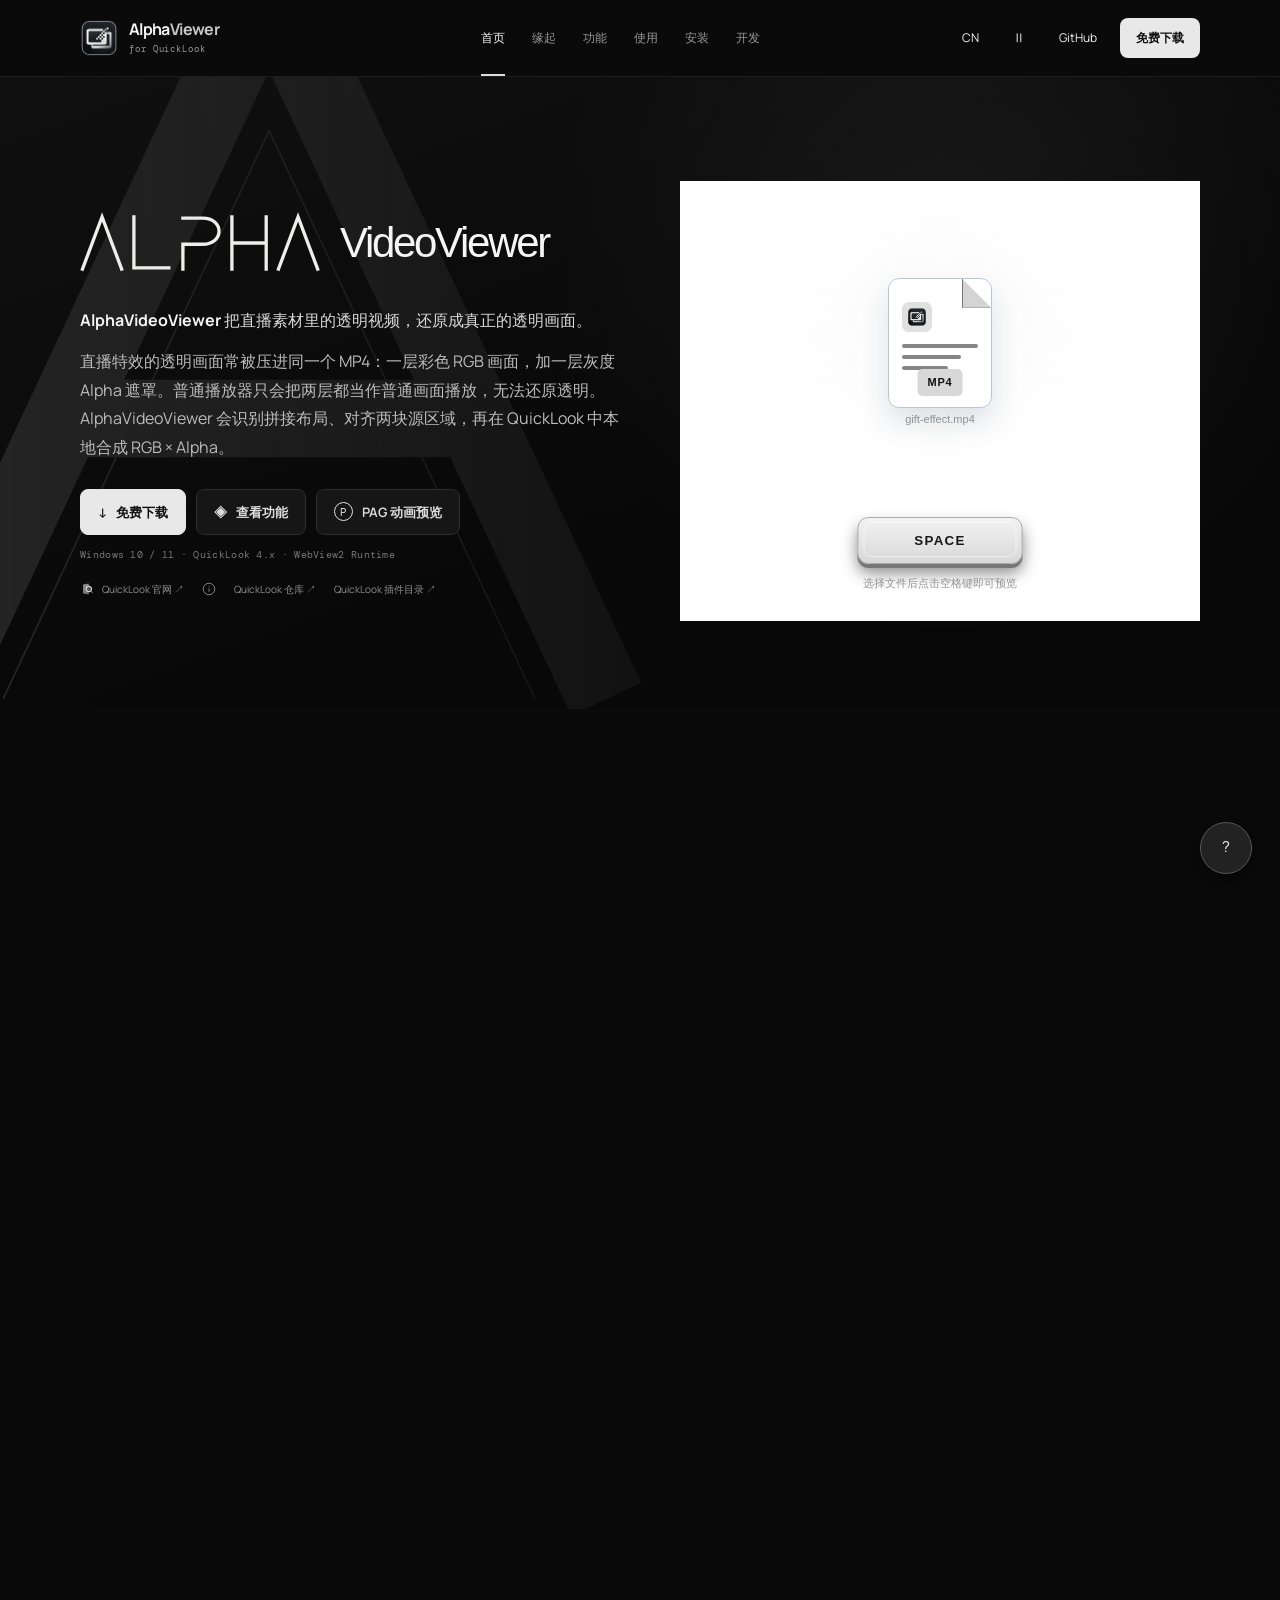
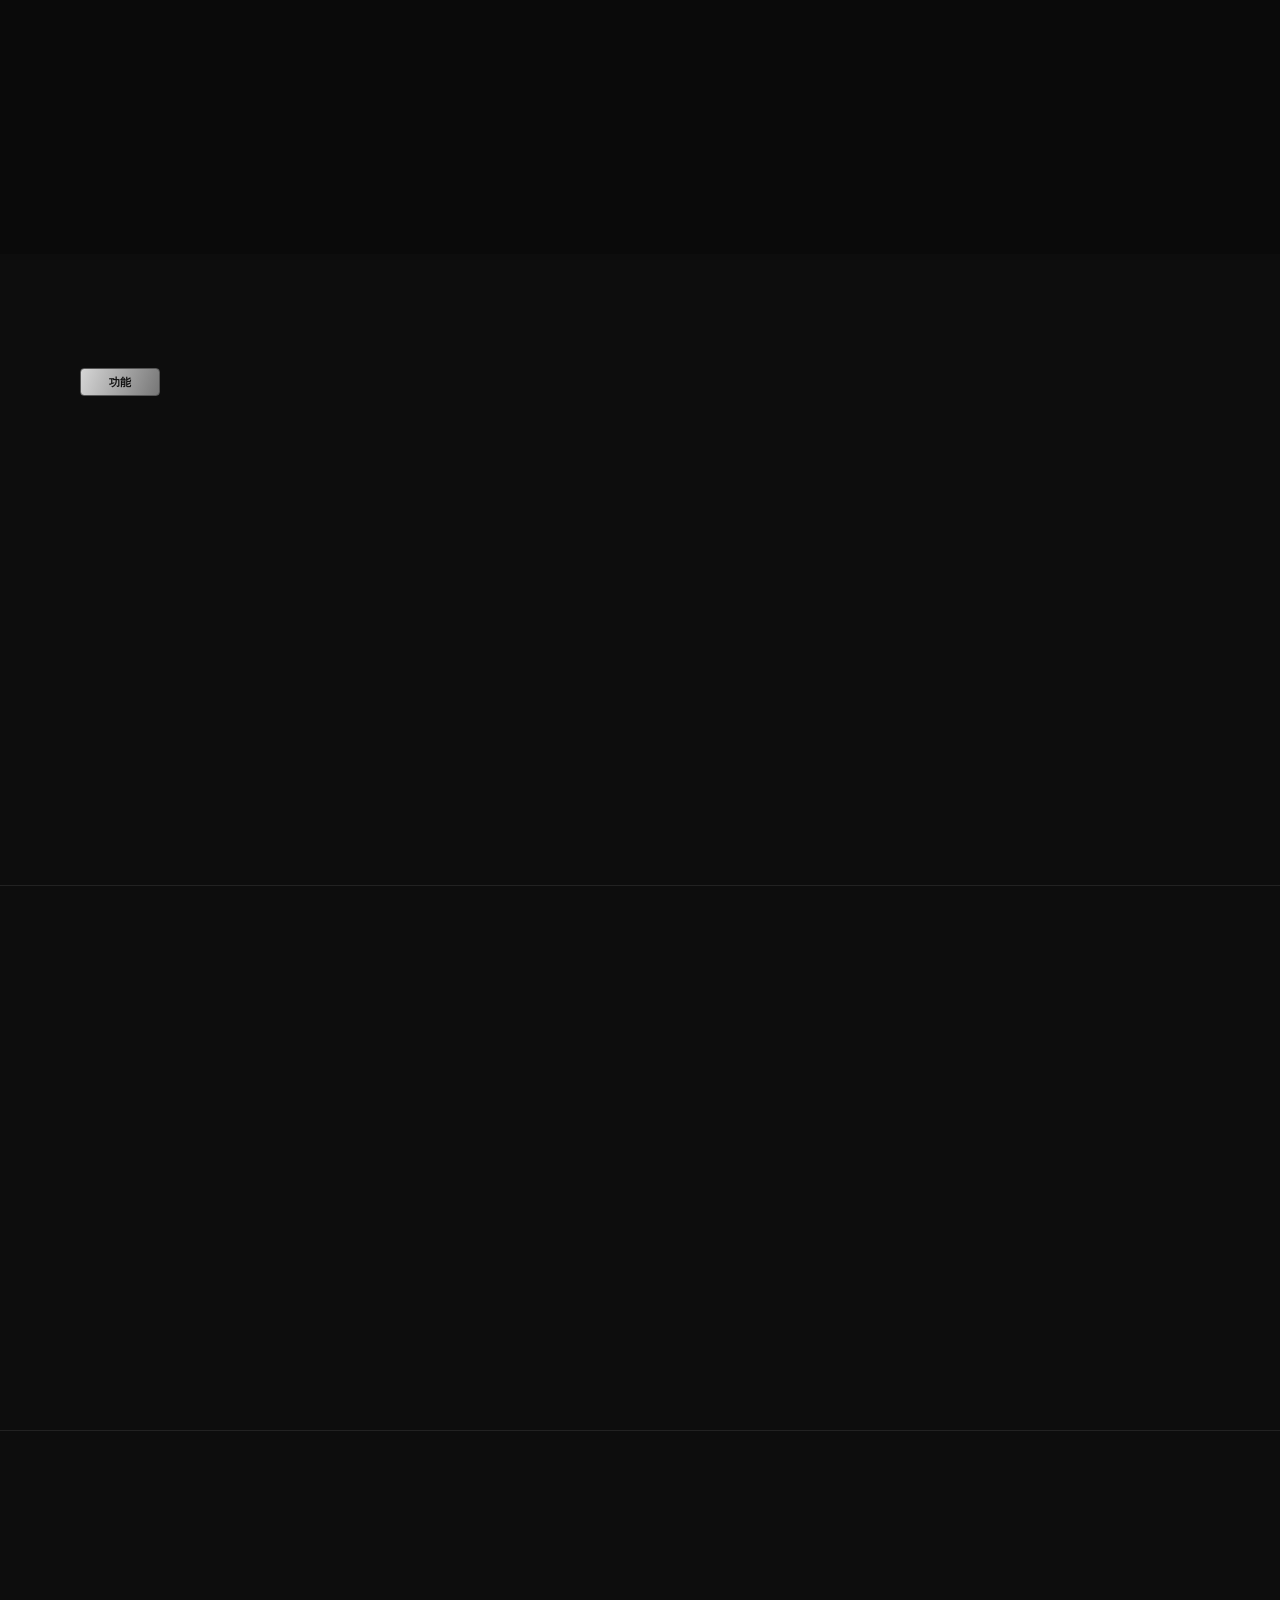
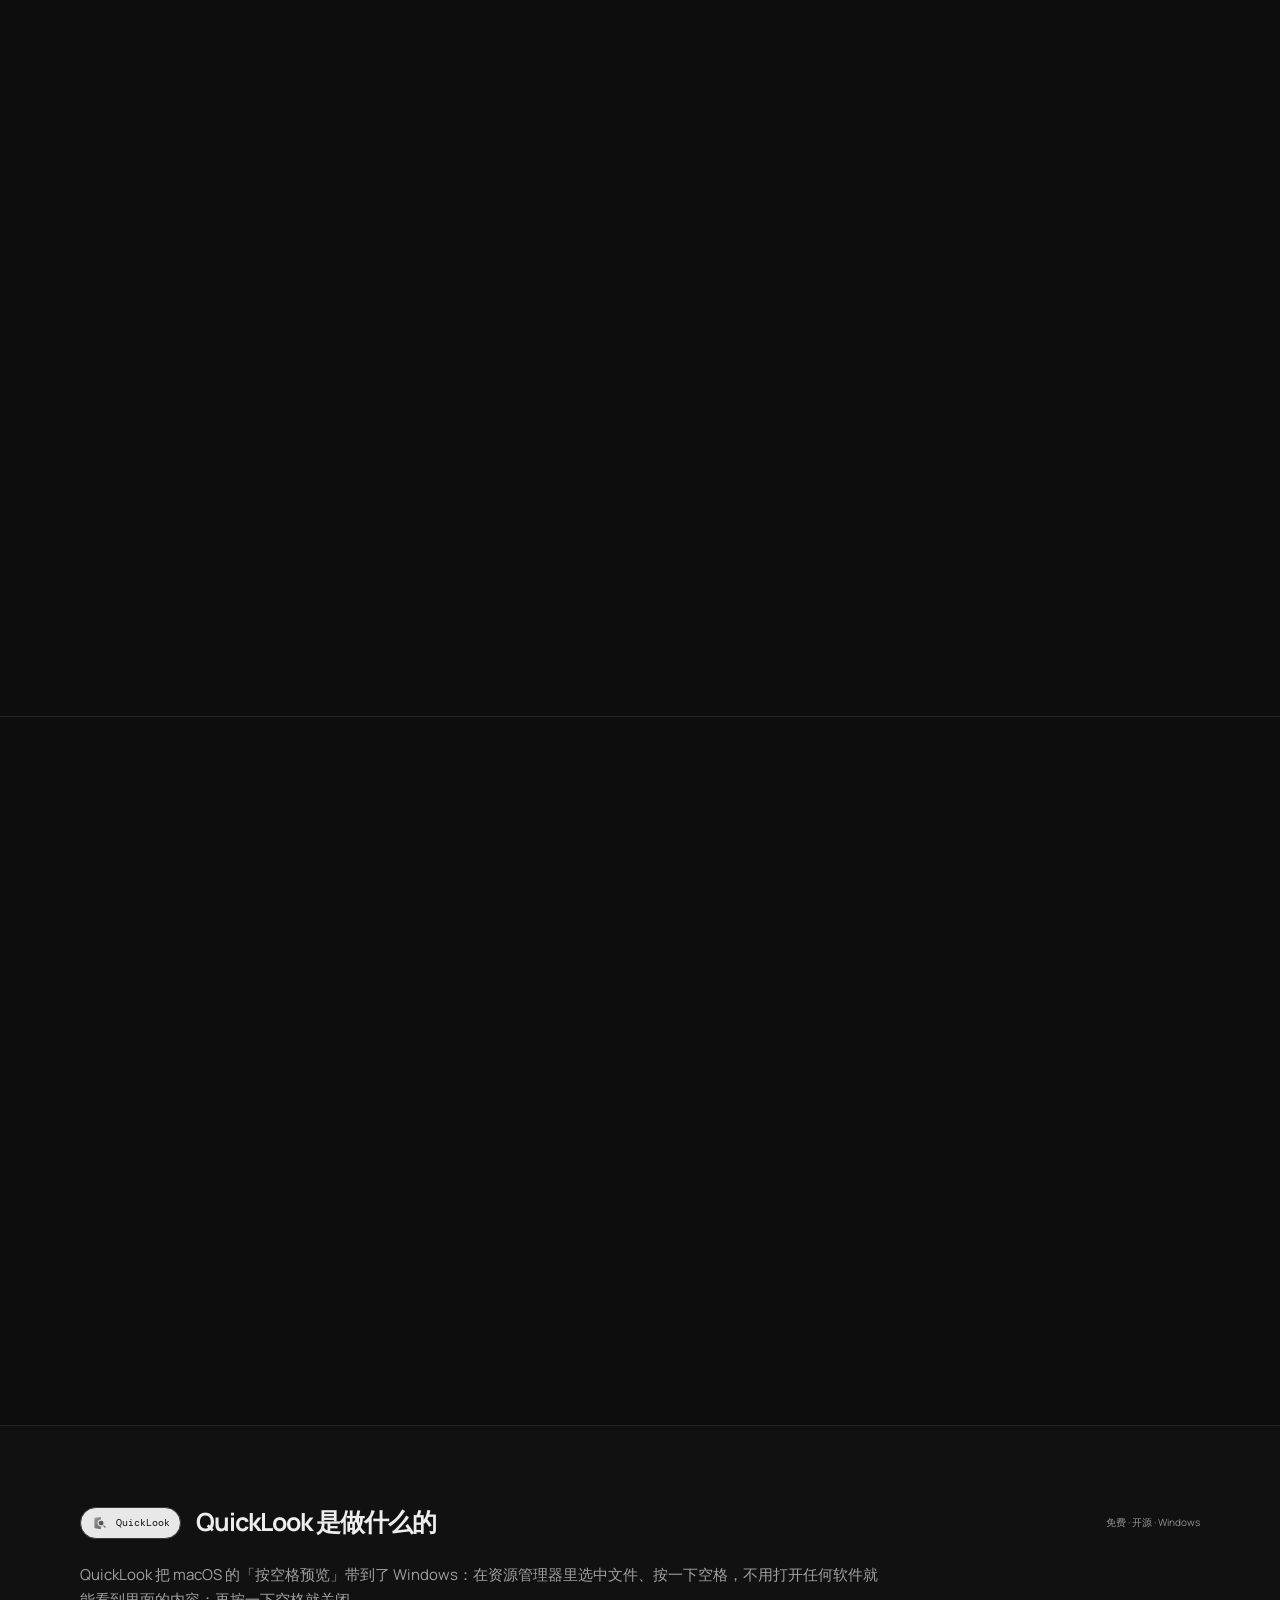
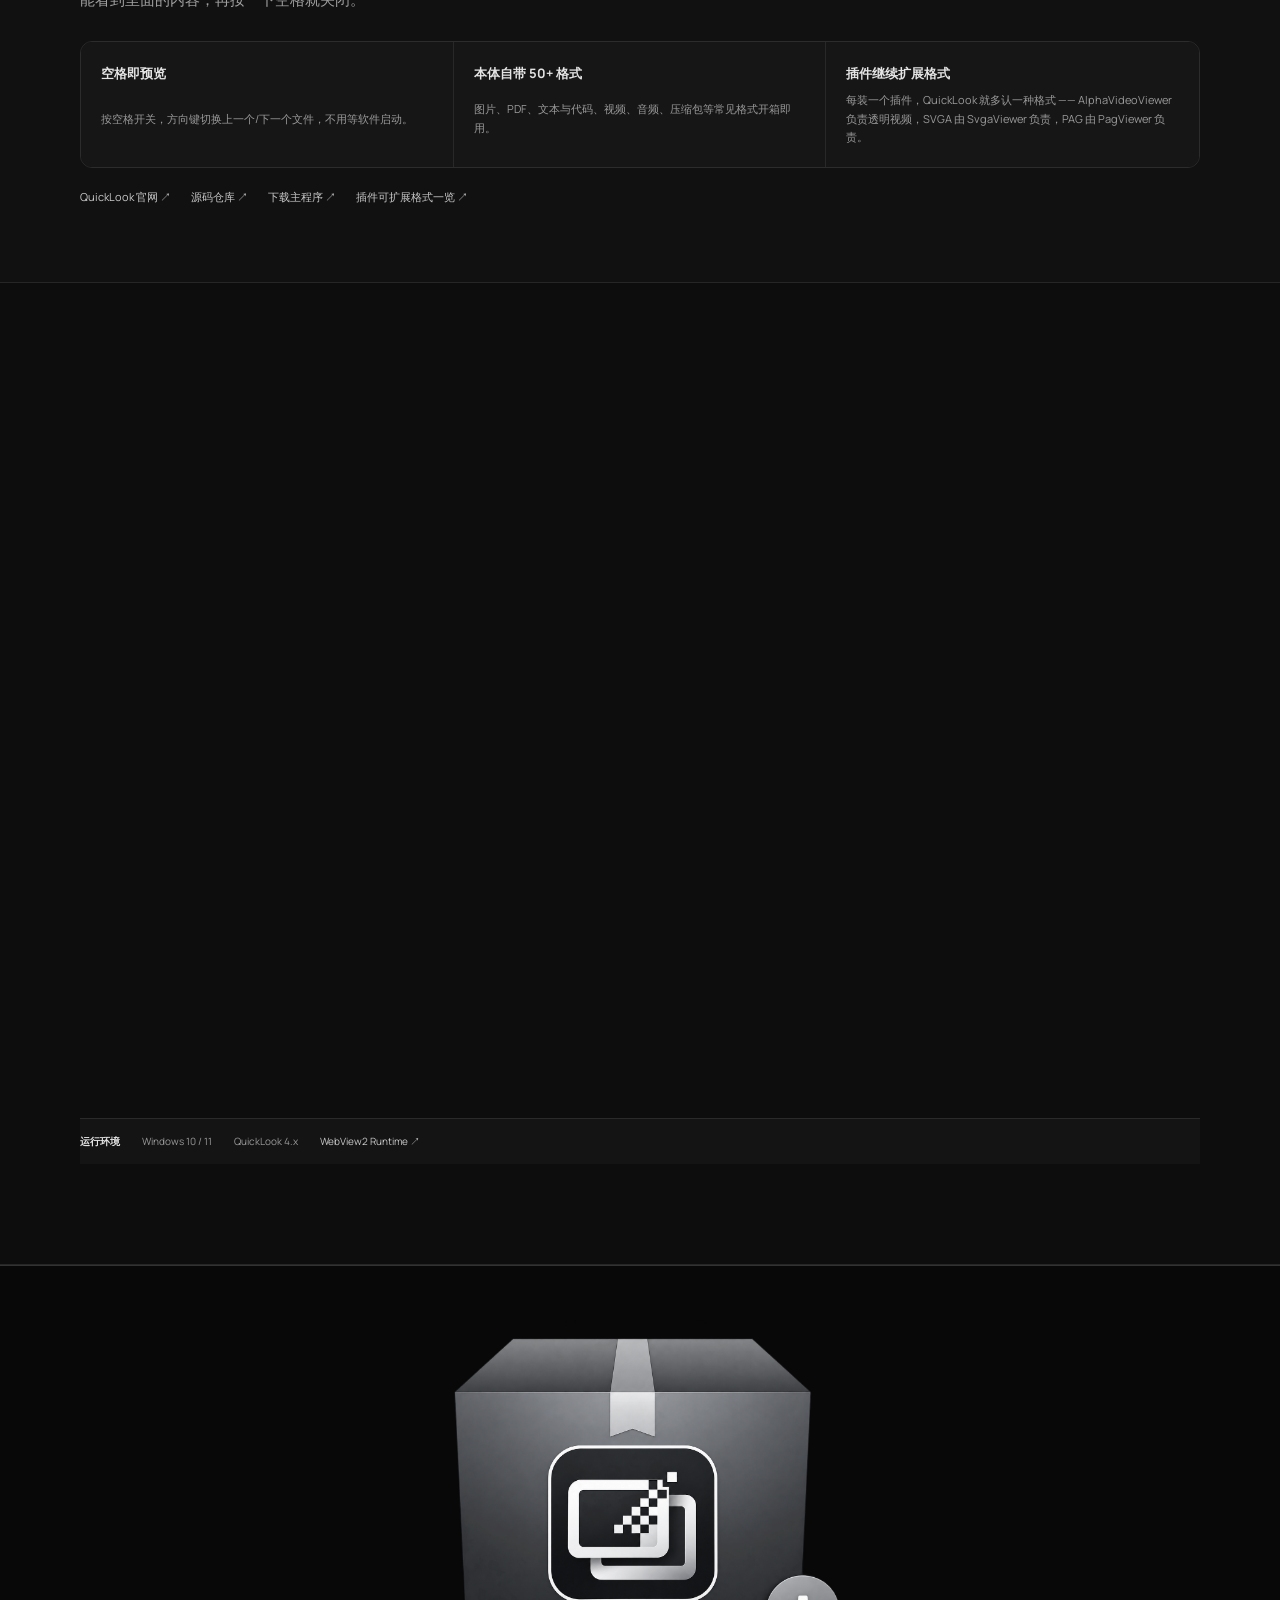
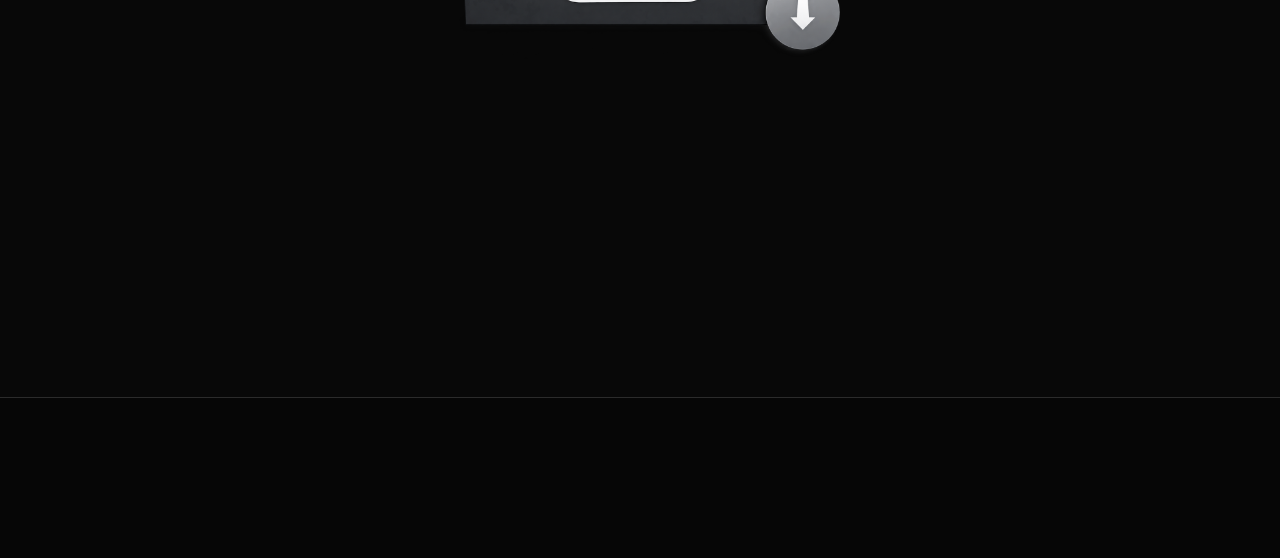
<file: docs/index.html>
<!doctype html>
<html lang="zh-CN"><head>
<meta charset="utf-8"><meta name="viewport" content="width=device-width,initial-scale=1">
<meta name="description" content="AlphaVideoViewer 为 Windows QuickLook 增加透明视频预览。选中 .mp4/.mov/.m4v 按空格，自动识别 Alpha/RGB 拼接方式并合成为真正的透明画面。">
<title>AlphaVideoViewer · 在 QuickLook 中预览透明视频</title>
<link rel="icon" type="image/png" href="./assets/alpha-logo-mono.png">
<link rel="stylesheet" href="./page.css">
<link rel="stylesheet" href="./experience.css">
<link rel="stylesheet" href="./hero-brand.css?v=20261101">
</head>
<body>
<a class="skip-link" href="#content">跳到主要内容</a>
<div class="fixedHeaderContainer">
  <header class="site-header">
    <a class="site-brand alpha-brand" href="#top" aria-label="AlphaVideoViewer 首页"><img class="alpha-glyph" src="./assets/alpha-logo-mono.png" width="38" height="38" alt=""><span>Alpha<span class="viewer">Viewer</span><small>for QuickLook</small></span></a>
    <nav class="desktop-nav" aria-label="主导航"><a class="active" href="#top" data-en="Home">首页</a><a href="#why" data-en="Why">缘起</a><a href="#features" data-en="Features">功能</a><a href="#docs" data-en="Use">使用</a><a href="#install" data-en="Install">安装</a><a href="./develop.html" data-en="Develop">开发</a></nav>
    <div class="header-actions"><button id="language" aria-label="Switch to English" type="button">CN</button><button id="motion" aria-pressed="false" type="button" aria-label="暂停页面动效">Ⅱ</button><a class="github-link" href="https://github.com/yancongya/QuickLook.Plugin.AlphaVideoViewer" target="_blank" rel="noopener">GitHub</a><a class="header-cta" href="#download" data-en="Free download">免费下载</a><button id="menu" aria-label="展开导航" aria-expanded="false" type="button"><span></span><span></span></button></div>
  </header>
</div>
<div class="navPusher" id="content"><main>
  <section class="intro-box" id="top">
    <div class="wrap">
      <div class="main-content">
        <h1 class="hero-brand alpha-hero-brand"><img src="./assets/alpha-hero-wordmark.svg" width="400" height="100" alt="ALPHA"><span>VideoViewer</span></h1>
        <p class="paragraph nowrapParagraph"><strong>AlphaVideoViewer</strong><span data-en=" brings true transparency to live-stream assets in QuickLook."> 把直播素材里的透明视频，还原成真正的透明画面。</span></p>
        <p class="paragraph" data-en="Transparent live effects are often flattened into one MP4: a colour frame plus a grayscale alpha mask. Ordinary players decode both as pictures and cannot restore transparency. AlphaVideoViewer detects their layout, aligns the two source regions, then composites RGB × Alpha locally in QuickLook.">直播特效的透明画面常被压进同一个 MP4：一层彩色 RGB 画面，加一层灰度 Alpha 遮罩。普通播放器只会把两层都当作普通画面播放，无法还原透明。AlphaVideoViewer 会识别拼接布局、对齐两块源区域，再在 QuickLook 中本地合成 RGB × Alpha。</p>
        <div class="btn-bar"><a class="btn blue" href="#download"><span aria-hidden="true">↓</span><span data-en="Free download">免费下载</span></a><a class="btn" href="#features"><span aria-hidden="true">◈</span><span data-en="Explore features">查看功能</span></a><a class="btn" href="https://yancongya.github.io/QuickLook.Plugin.PagViewer/" target="_blank" rel="noopener"><span class="family-mark" aria-hidden="true">P</span><span data-en="PAG animation preview">PAG 动画预览</span></a></div>
        <span class="tip">Windows 10 / 11 · QuickLook 4.x · WebView2 Runtime</span>
        <div class="hero-quicklinks"><a href="https://quicklookapp.vercel.app/" target="_blank" rel="noopener"><img src="./assets/latest/assets/quicklook-icon.png" alt=""><span data-en="QuickLook website ↗">QuickLook 官网 ↗</span></a><span role="group" class="ql-info" tabindex="0" aria-label="QuickLook 是什么"><svg viewBox="0 0 16 16" aria-hidden="true"><circle cx="8" cy="8" r="6.6"></circle><path d="M8 7.3v3.9M8 4.7v.9"></path></svg><span class="ql-info-tip" role="tooltip"><b data-en="Select a file, press Space, see it.">选中文件、按空格，直接看内容。</b><span data-en="QuickLook is a free open-source Windows tool that previews 50+ common formats without opening an app; plugins teach it more formats such as transparent video.">QuickLook 是免费的开源 Windows 工具，不打开软件就能预览 50+ 常见格式；插件让它继续扩展，比如透明视频。</span><a href="#quicklook" data-en="What QuickLook does →">QuickLook 是做什么的 →</a></span></span><a href="https://github.com/QL-Win/QuickLook" target="_blank" rel="noopener" data-en="QuickLook repository ↗">QuickLook 仓库 ↗</a><a href="https://github.com/QL-Win/QuickLook/wiki/Available-Plugins" target="_blank" rel="noopener" data-en="QuickLook plugins ↗">QuickLook 插件目录 ↗</a></div>
      </div>
      <iframe class="original-hero" src="./alpha-hero.html" title="Alpha 遮罩与 RGB 画面合成为透明画面的交互示意"></iframe>
    </div>
  </section>


<section class="pain" id="why"><div class="wrap"><div class="why-layout"><div class="why-copy"><span class="kicker"><i aria-hidden="true"></i><span data-zh="格式背后的问题" data-en="The problem behind the format">格式背后的问题</span></span><h2 data-zh="文件里有两层，&lt;br&gt;播放器只认一层" data-en="One file holds two layers.&lt;br&gt;Players see only one.">文件里有两层，<br>播放器只认一层</h2><p class="lead" data-en="An alpha-packed video is not a regular movie with transparency. It is a delivery format: colour pixels and opacity data share a frame, and the viewer must reconstruct their relationship.">Alpha 拼接视频并不是「带透明通道的普通视频」，而是一种交付布局：颜色像素和不透明度数据共用一帧，预览端必须先还原它们的对应关系。</p></div><div class="pain-list" id="compare"><div class="pain-row"><svg class="method-icon" viewBox="0 0 64 64" fill="none" stroke="currentColor" stroke-width="1.5" stroke-linecap="round" stroke-linejoin="round" aria-hidden="true"><rect x="8" y="14" width="22" height="36" rx="3"></rect><rect x="34" y="14" width="22" height="36" rx="3"></rect><path d="M19 32h26" stroke-dasharray="4 4"></path><path d="M12 20h12M12 27h12M12 34h12M12 41h12" opacity=".55"></path><circle cx="45" cy="26" r="6"></circle><path d="m41 30-5 5"></path></svg><div class="pain-left"><b data-zh="普通解码看不到透明" data-en="A regular decoder cannot see alpha">普通解码看不到透明</b><span data-en="The grayscale mask is decoded as another image. Without applying it as opacity, edges look like a hard black-and-white slab.">灰度遮罩会被当成另一张画面；没有把它用作透明度之前，看到的只是生硬的黑白块。</span></div><a href="#demo" data-zh="看合成原理 →" data-en="See compositing →">看合成原理 →</a></div><div class="pain-row"><svg class="method-icon" viewBox="0 0 64 64" fill="none" stroke="currentColor" stroke-width="1.5" stroke-linecap="round" stroke-linejoin="round" aria-hidden="true"><path d="M14 50h36M20 50V28l12-10 12 10v22"></path><path d="M27 50V38h10v12"></path><path d="M32 18v-8"></path></svg><div class="pain-left"><b data-zh="同一规则，布局不止一种" data-en="One format family, several layouts">同一规则，布局不止一种</b><span data-en="AlphaPlayer often splits left/right or top/bottom. VAP can place a lower-resolution mask in a quadrant; dimensions alone are not enough to choose the source rectangles.">AlphaPlayer 常见左右或上下拼接；VAP 还可能把低分辨率遮罩放进象限。仅凭画面尺寸，无法直接确定取样区域。</span></div><a href="#features" data-zh="看自动识别 →" data-en="See detection →">看自动识别 →</a></div><div class="pain-row"><svg class="method-icon" viewBox="0 0 64 64" fill="none" stroke="currentColor" stroke-width="1.5" stroke-linecap="round" stroke-linejoin="round" aria-hidden="true"><path d="M32 12a20 20 0 0 1 20 20v20H12V32a20 20 0 0 1 20-20Z"></path><path d="M24 32h16M32 24v16"></path><path d="M12 44a20 20 0 0 0 20 8h20"></path></svg><div class="pain-left"><b data-zh="素材不该为预览离开本机" data-en="Assets should stay on your machine">素材不该为预览离开本机</b><span data-en="Production artwork can be unreleased or client-owned. Uploading it for a quick check adds friction and unnecessary exposure.">制作中的礼物、客户素材往往还未公开。只为确认一眼就上传文件，流程麻烦，也增加不必要的暴露。</span></div><a href="#install" data-zh="本地预览 →" data-en="Preview locally →">本地预览 →</a></div><div class="pain-row"><svg class="method-icon" viewBox="0 0 64 64" fill="none" stroke="currentColor" stroke-width="1.5" stroke-linecap="round" stroke-linejoin="round" aria-hidden="true"><path d="M32 10v26M32 46v8"></path><circle cx="32" cy="38" r="4"></circle><path d="M18 20a20 20 0 0 0 0 24M46 20a20 20 0 0 1 0 24"></path></svg><div class="pain-left"><b data-zh="接错素材比看不到更糟" data-en="A false match is worse than no preview">接错素材比看不到更糟</b><span data-en="If Media Foundation decodes both halves as colourful, the plugin releases the file. If decoding fails or the result is ambiguous, the host keeps its geometry pre-filter result for front-end frame checks.">Media Foundation 确认两半都呈彩色时，插件会放弃接管；解码失败或结果不明时，宿主仍保留几何初筛结果，再交给前端逐帧自检。</span></div><a href="#features" data-zh="了解安全回退 →" data-en="See safe fallback →">了解安全回退 →</a></div></div>
  <div class="pain-turn"><div class="why-statement"><svg class="workflow-graphic" viewBox="0 0 354 152" role="img" aria-labelledby="flow-title" data-paused="true"><title id="flow-title" data-en="Select a video file, press Space, and see the transparent result">选择视频文件，按空格，看透明结果</title>
<defs><linearGradient id="flow-orb" x2="1" y2="1"><stop stop-color="#d8d8d8"></stop><stop offset=".55" stop-color="#b8b8b8"></stop><stop offset="1" stop-color="#9a9a9a"></stop></linearGradient></defs>
<g class="flow-file"><rect class="flow-selection" x="9" y="28" width="77" height="89" rx="7" fill="#d8d8d8" fill-opacity=".06" stroke="#d8d8d8"></rect><path d="M31 38h25l15 15v54H25V44q0-6 6-6" fill="white" stroke="#d6d6d6"></path><path d="M56 38v15h15" fill="#ececec" stroke="#d6d6d6"></path><image href="./assets/alpha-logo-final.png" x="35" y="61" width="26" height="26"></image><path d="M35 96h26" stroke="#d6d6d6" stroke-width="2"></path></g>
<path d="M99 72h57m-6-5 7 5-7 5" fill="none" stroke="#c1c1c1" stroke-width="1.5"></path>
<g class="flow-space"><rect x="99" y="109" width="62" height="26" rx="5" fill="white" stroke="#d6d6d6"></rect><path d="M106 129h48" stroke="#e7e7e7"></path><text x="130" y="126" fill="#9a9a9a" font-size="11" text-anchor="middle" data-en="Space">空格</text></g>
<g class="flow-preview"><rect x="178" y="23" width="159" height="101" rx="7" fill="#fbfbfb" stroke="#d6d6d6"></rect><path d="M179 43h157" stroke="#e6e6e6"></path><circle cx="190" cy="33" r="2" fill="#d8d8d8"></circle><text x="199" y="36" font-size="8" fill="#979797">gift.mp4/.mov/.m4v</text><g class="flow-orbit"><ellipse cx="258" cy="80" rx="47" ry="15" fill="none" stroke="#a2a2a2"></ellipse><circle cx="258" cy="80" r="24" fill="url(#flow-orb)"></circle><circle cx="299" cy="72" r="4" fill="#b0b0b0"></circle></g><path d="M192 113h128" stroke="#e4e4e4"></path><path class="flow-progress" d="M192 113h87" stroke="#d8d8d8" stroke-width="2"></path></g>
<path class="flow-cursor" d="m51 101 2 22 6-6 6 11 5-3-6-10 8-1z" fill="white" stroke="#d8d8d8" stroke-width="1.3"></path>
</svg><small data-en="Select a file → Press Space → See it transparent">选择文件 → 按空格 → 看到透明结果</small></div><div class="pain-turn-text"><p data-en="The key is not merely to play an MP4. The viewer must infer which pixels describe colour, which describe opacity, and whether those two regions actually belong together.">关键不只是「能播放 MP4」。预览端还得判断哪些像素描述颜色、哪些像素描述透明度，以及两块区域是否真的彼此对应。</p><p class="pain-so" data-en="AlphaVideoViewer checks VAP metadata first. Without it, the host geometry-filters the file and attempts a Media Foundation pixel check. Confirmed ordinary video returns to QuickLook; decode failures and ambiguous samples keep the geometry match for a front-end frame check.">AlphaVideoViewer 先检查 VAP 元数据；没有元数据时，由宿主按几何初筛并尝试 Media Foundation 像素检查。明确的普通视频交回 QuickLook；解码失败或样本歧义时保留几何命中，再由前端逐帧自检。</p><p class="pain-pre" data-en="Local QuickLook preview · conservative detection · WebGL compositing">本地 QuickLook 预览 · 保守识别 · WebGL 合成</p></div></div></div></div></section>

  <section class="main" id="features" aria-label="功能">
    <div class="chapter" id="preview">
      <span class="feature-label" data-en="FEATURE">功能</span>
      <div class="wrap">
        <div class="detail"><span class="num" aria-hidden="true">01</span><h2 class="title" data-en="Press Space. See it transparent.">空格一按，看见真透明</h2><p class="text" data-en="No separate player to launch. Select a .mp4/.mov/.m4v file in File Explorer and press Space. AlphaVideoViewer joins QuickLook's preview flow and loops the composited transparent frame.">不用先打开专门的播放器。在资源管理器中选中 .mp4/.mov/.m4v 文件，按下空格，AlphaVideoViewer 就会接入 QuickLook 预览流程，循环播放合成后的透明画面。</p><div class="btn-bar"><a class="btn" href="#install"><span aria-hidden="true">↗</span><span data-en="How to install">了解如何安装</span></a></div></div>
        <figure class="scene"><object type="image/svg+xml" data="./assets/illustrations/01-space-preview.svg" aria-label="选中文件后按空格，在 QuickLook 中看到透明合成结果">选中文件并在 QuickLook 中打开预览的界面示意。</object><figcaption><span data-en="Feature demonstration · UI illustration">功能演示 · 界面示意</span><span class="scene-actions"><button type="button" data-action="pause" aria-label="暂停空格预览演示">Ⅱ</button><button type="button" data-action="replay" aria-label="重播空格预览演示">↻</button></span></figcaption></figure>
      </div>
    </div>

    <div class="chapter">
      <div class="wrap reverse">
        <div class="detail reverse"><span class="num" aria-hidden="true">02</span><h2 class="title" data-en="Metadata first, pixels as backup.">先读元数据，再看像素</h2><p class="text" data-en="Tencent VAP v2 files carry a vapc box with the official alignment coordinates — those go straight to the compositor, pixel-accurate and with no guessing. Without metadata, geometry narrows it down and a per-frame pixel self-check confirms the layout.">腾讯 VAP v2 的文件里带着 vapc 盒，写着官方对位坐标——直接送进合成器，像素级对齐，零猜测。没有元数据时，先用容器几何初筛，再由逐帧像素自检确认布局。</p><div class="btn-bar reverse"><a class="btn" href="#docs" data-en="How detection works">识别怎么做的</a></div></div>
        <figure class="scene"><object type="image/svg+xml" data="./assets/illustrations/02-detection.svg" aria-label="元数据优先与逐帧像素自检的识别流程示意"></object><figcaption><span data-en="Feature demonstration · UI illustration">功能演示 · 界面示意</span><span class="scene-actions"><button type="button" data-action="pause" aria-label="暂停识别流程演示">Ⅱ</button><button type="button" data-action="replay" aria-label="重播识别流程演示">↻</button></span></figcaption></figure>
      </div>
    </div>

    <div class="chapter">
      <div class="wrap">
        <div class="detail"><span class="num" aria-hidden="true">03</span><h2 class="title" data-en="Composited by a compositor I wrote.">用自己写的合成器合成的</h2><p class="text" data-en="One frame texture, two arbitrary source rects, rgb × alpha premultiplied. Because both rects are free-form, a mask at half the main area's resolution still composites correctly — something libraries that assume equal aspect ratios cannot do.">一帧纹理，取两个任意源矩形，rgb × alpha 预乘输出。因为两个矩形可以不等比，主区一半分辨率的遮罩照样合成正确——那些假设两块同长宽比的库做不到。</p><div class="btn-bar"><a class="btn" href="./develop.html" data-en="See the source">看看源码</a></div></div>
        <figure class="scene"><object type="image/svg+xml" data="./assets/illustrations/03-compositing.svg" aria-label="遮罩与画面在 WebGL 合成器中输出透明结果的示意"></object><figcaption><span data-en="Feature demonstration · UI illustration">功能演示 · 界面示意</span><span class="scene-actions"><button type="button" data-action="pause" aria-label="暂停合成器演示">Ⅱ</button><button type="button" data-action="replay" aria-label="重播合成器演示">↻</button></span></figcaption></figure>
      </div>
    </div>

    <div class="chapter">
      <div class="wrap reverse">
        <div class="detail reverse"><span class="num" aria-hidden="true">04</span><h2 class="title" data-en="Confirmed ordinary video goes back to QuickLook">明确为普通视频，就交回 QuickLook</h2><p class="text" data-en="When Media Foundation confirms both halves are colourful, the plugin releases the file to QuickLook’s built-in VideoViewer. If decoding fails or sampled frames are ambiguous, the host keeps its geometry pre-filter result for a front-end frame check. If compositing is nearly empty, the plugin switches to its own plain-video mode.">Media Foundation 确认两半都呈彩色时，插件会放弃接管，交回 QuickLook 内置 VideoViewer。若解码失败或采样帧有歧义，宿主保留几何初筛结果，再由前端逐帧自检；若合成结果几乎全透明，则切回插件内的普通视频模式。</p><div class="btn-bar reverse"><a class="btn" href="#docs" data-en="Preview modes">查看预览模式</a></div></div>
        <figure class="scene"><object type="image/svg+xml" data="./assets/illustrations/04-fallback.svg" aria-label="合成结果为空时自动退回普通视频预览的示意"></object><figcaption><span data-en="Feature demonstration · UI illustration">功能演示 · 界面示意</span><span class="scene-actions"><button type="button" data-action="pause" aria-label="暂停退回逻辑演示">Ⅱ</button><button type="button" data-action="replay" aria-label="重播退回逻辑演示">↻</button></span></figcaption></figure>
      </div>
    </div>

    <div class="chapter">
      <div class="wrap">
        <div class="detail"><span class="num" aria-hidden="true">05</span><h2 class="title" data-en="Inspect every edge.">每个边缘，都看得清</h2><p class="text" data-en="Switch between checkerboard, white, black and a custom colour. Ctrl + wheel zooms, dragging pans, double-click resets. The info panel reports display size, source size, duration, detected packing and what the self-check concluded.">在棋盘格、白色、黑色与自定义颜色之间切换。Ctrl + 滚轮缩放，拖拽平移，双击复位。信息面板里写着显示尺寸、源尺寸、时长、识别出的拼接方式，以及自检的结论。</p><div class="btn-bar"><a class="btn" href="#download"><span aria-hidden="true">↓</span><span data-en="Get AlphaVideoViewer">获取 AlphaVideoViewer</span></a></div></div>
        <figure class="scene"><object type="image/svg+xml" data="./assets/illustrations/05-inspection.svg" aria-label="背景切换、缩放平移与信息面板的示意"></object><figcaption><span data-en="Feature demonstration · UI illustration">功能演示 · 界面示意</span><span class="scene-actions"><button type="button" data-action="pause" aria-label="暂停细节检查演示">Ⅱ</button><button type="button" data-action="replay" aria-label="重播细节检查演示">↻</button></span></figcaption></figure>
      </div>
    </div>
  </section>


<section class="product-demo" id="demo"><div class="story-wrap"><div class="demo-copy"><span class="section-eyebrow" data-en="COMPOSITING MODEL">合成原理</span><h2 data-en="Opacity is data. RGB is colour.">遮罩给透明度，RGB 给颜色</h2><p data-en="For each output pixel, the compositor reads colour C from the RGB region and opacity A from the mask region, then emits (C·A, A) with premultiplied-alpha blending. The two regions may have different dimensions, as in VAP layouts.">每个输出像素都从 RGB 区域读取颜色 C、从遮罩区域读取透明度 A，再以预乘 Alpha 方式输出 (C·A, A)。两块源区域可以有不同尺寸，因此也能表达 VAP 中主画面与低分辨率遮罩不等大的布局。</p><p data-en="Valid VAP v2 vapc metadata supplies rgbFrame and aFrame directly to the compositor. Without metadata, geometry and pixel checks evaluate candidate layouts. Confirmed ordinary video returns to QuickLook; unknown results continue to front-end checks.">有效 VAP v2 vapc 元数据提供 rgbFrame 与 aFrame 坐标，直接进入合成器。没有元数据时，几何初筛和像素自检逐步确认布局；明确为普通视频才交回 QuickLook，未知结果继续由前端自检。</p><span class="demo-note">SOURCE RECT → RGB × A → PREMULTIPLIED ALPHA</span><div class="upstream-links"><a href="https://github.com/Tencent/vap" target="_blank" rel="noopener">腾讯 VAP · 开源仓库 ↗</a><a href="https://github.com/yylive/YYEVA" target="_blank" rel="noopener">YY · YYEVA 官方项目 ↗</a><a href="https://github.com/bytedance/AlphaPlayer" target="_blank" rel="noopener">字节 AlphaPlayer · 已归档 ↗</a></div></div><div class="demo-media"><div class="demo-figure"><span class="demo-label" data-en="A — grayscale opacity">A — 灰度透明度</span><svg class="model-art mask-art" viewBox="0 0 360 190" role="img" aria-label="灰度遮罩作为像素不透明度"><defs><radialGradient id="mask-grad"><stop stop-color="#f5f5f5"></stop><stop offset=".5" stop-color="#aaa"></stop><stop offset="1" stop-color="#292929"></stop></radialGradient></defs><rect width="360" height="190" rx="12" fill="#111"></rect><path d="M180 22c-20 41-73 69-73 109a73 42 0 0 0 146 0c0-40-53-68-73-109Z" fill="url(#mask-grad)"></path><path d="M138 122c10 25 22 36 42 39" fill="none" stroke="#eee" stroke-opacity=".55" stroke-width="4" stroke-linecap="round"></path><text x="180" y="178" text-anchor="middle">LOW 0 ─── OPACITY ─── 1 HIGH</text></svg></div><div class="demo-figure"><span class="demo-label" data-en="C — colour information">C — 颜色信息</span><svg class="model-art rgb-art" viewBox="0 0 360 190" role="img" aria-label="RGB 颜色画面"><defs><linearGradient id="rgb-grad" x1="0" y1="0" x2="1" y2="1"><stop stop-color="#eee"></stop><stop offset=".5" stop-color="#888"></stop><stop offset="1" stop-color="#ddd"></stop></linearGradient></defs><rect width="360" height="190" rx="12" fill="#111"></rect><path d="M180 22c-20 41-73 69-73 109a73 42 0 0 0 146 0c0-40-53-68-73-109Z" fill="url(#rgb-grad)" stroke="#eee" stroke-width="2"></path><circle cx="180" cy="124" r="16" fill="#555"></circle><path d="m147 67-13-13m79 13 13-13" stroke="#fff" stroke-width="4" stroke-linecap="round"></path><text x="180" y="178" text-anchor="middle">R + G + B · COLOUR</text></svg></div><div class="demo-figure demo-result"><span class="demo-label" data-en="C × A — premultiplied transparent output">C × A — 预乘透明输出</span><svg class="model-art result-art" viewBox="0 0 760 175" role="img" aria-label="RGB 颜色乘以 Alpha 遮罩得到透明画面"><defs><pattern id="checks" width="20" height="20" patternUnits="userSpaceOnUse"><path d="M0 0h10v10H0zm10 10h10v10H10z" fill="#323232"></path></pattern><radialGradient id="result-glow"><stop stop-color="#eee"></stop><stop offset="1" stop-color="#777"></stop></radialGradient></defs><rect width="760" height="175" rx="12" fill="url(#checks)"></rect><path d="M380 18c-18 35-63 59-63 92a63 38 0 0 0 126 0c0-33-45-57-63-92Z" fill="url(#result-glow)" stroke="#fff" stroke-width="2"></path><circle cx="380" cy="110" r="13" fill="#555"></circle><text x="380" y="161" text-anchor="middle">TRUE TRANSPARENCY · C × A</text></svg></div></div></div></section>
<section class="documentation" id="docs"><div class="story-wrap"><div class="docs-copy"><span class="section-eyebrow" data-en="DOCUMENTATION">使用文档</span><h2 data-en="From installation to everyday use.">从安装到使用，<br>随时查阅。</h2><p data-en="Find installation steps, preview controls, and development notes without leaving the page.">安装方式、预览快捷操作与开发说明，按需要随时查找。</p><a class="docs-source" href="https://github.com/yancongya/QuickLook.Plugin.AlphaVideoViewer#readme" target="_blank" rel="noopener" data-en="Read the full documentation ↗">查看完整文档 ↗</a>
<svg class="story-motion docs-illustration" viewBox="0 0 354 170" role="img" aria-labelledby="docs-illustration-title" data-paused="true"><title id="docs-illustration-title" data-en="Find installation, controls, and development guidance in the documentation">在文档中查找安装、快捷操作与开发说明</title><rect x="10" y="14" width="332" height="143" rx="12" fill="#fafafa" stroke="#e1e1e1"></rect><rect x="28" y="31" width="298" height="109" rx="7" fill="#fff" stroke="#e4e4e4"></rect><path d="M28 55h298" stroke="#ececec"></path><circle cx="41" cy="43" r="3" fill="#d8d8d8"></circle><circle cx="52" cy="43" r="3" fill="#c9c9c9"></circle><path d="M42 72h67M42 85h53M42 98h60M42 111h48" stroke="#d6d6d6" stroke-width="5" stroke-linecap="round"></path><rect class="docs-spotlight" x="35" y="62" width="83" height="20" rx="4" fill="#d8d8d8" fill-opacity=".1" stroke="#d8d8d8"></rect><g class="docs-page"><rect x="139" y="70" width="161" height="8" rx="4" fill="#d8d8d8" fill-opacity=".75"></rect><rect x="139" y="88" width="151" height="5" rx="3" fill="#d7d7d7"></rect><rect x="139" y="101" width="136" height="5" rx="3" fill="#e6e6e6"></rect><rect x="139" y="114" width="109" height="5" rx="3" fill="#e6e6e6"></rect></g><path class="docs-pointer" d="m109 116 3 21 5-6 7 10 5-3-7-10 8-1z" fill="#fff" stroke="#d8d8d8" stroke-width="1.5"></path></svg><small class="illustration-caption" data-en="Choose a topic → find the answer">选择主题 → 查到答案</small></div>
<div class="docs-panel"><div class="docs-tabs" role="tablist" aria-label="文档分类"><button id="doc-tab-install" role="tab" type="button" aria-controls="doc-install" aria-selected="true" tabindex="0" data-en="Installation">安装使用</button><button id="doc-tab-controls" role="tab" type="button" aria-controls="doc-controls" aria-selected="false" tabindex="-1" data-en="Controls">快捷操作</button><button id="doc-tab-source" role="tab" type="button" aria-controls="doc-source" aria-selected="false" tabindex="-1" data-en="Development">开发说明</button></div>
<div id="doc-install" class="docs-body" role="tabpanel" aria-labelledby="doc-tab-install"><h3 data-en="Install the app, then the plugin.">先装本体，再装插件</h3><p data-en="AlphaVideoViewer extends QuickLook on Windows. Install and run QuickLook before opening the plugin package.">AlphaVideoViewer 为 Windows QuickLook 增加透明视频支持。请先安装、启动 QuickLook，再打开插件安装包。</p><ol><li data-en="Install QuickLook 4.x and keep it running.">安装 QuickLook 4.x，并保持运行。</li><li data-en="Download the .qlplugin package from AlphaVideoViewer Releases.">从 AlphaVideoViewer Releases 下载 .qlplugin。</li><li data-en="Select the package, press Space, and click Install.">选中安装包，按空格，点击安装。</li><li data-en="Restart QuickLook, select a .mp4/.mov/.m4v file, and press Space.">重启 QuickLook，选中 .mp4/.mov/.m4v 文件后按空格。</li></ol><a href="#install" data-en="View download links and requirements →">查看下载入口与运行环境 →</a></div>
<div id="doc-controls" class="docs-body" role="tabpanel" aria-labelledby="doc-tab-controls" hidden=""><h3 data-en="Inspect the frame at your own pace.">检查画面，操作恰好够用</h3><dl><div><dt>Space</dt><dd data-en="Open or close QuickLook preview">打开或关闭 QuickLook 预览</dd></div><div><dt>Ctrl + <span data-en="wheel">滚轮</span></dt><dd data-en="Zoom the canvas">缩放画布</dd></div><div><dt data-en="Hold &amp; drag">长按拖动</dt><dd data-en="Pan the canvas">平移画布，检查局部细节</dd></div><div><dt data-en="Double-click">双击</dt><dd data-en="Reset the canvas view">重置画布视图</dd></div></dl><p data-en="In the toolbar you can switch background, flip the detected packing, switch preview mode, and open the info panel.">工具栏里可以切换背景、翻转识别出的拼接方式、切换预览模式，以及打开信息面板。</p></div>
<div id="doc-source" class="docs-body" role="tabpanel" aria-labelledby="doc-tab-source" hidden=""><h3 data-en="Understand the plugin before extending it.">从源码理解，再继续扩展</h3><p data-en="The .NET / WPF host embeds the WebView2 player. Resources/Web holds the player UI and the hand-written WebGL compositor; Probing/ holds the container parser and the decode self-check.">.NET / WPF 宿主嵌入 WebView2 播放器。Resources/Web 存放播放器界面与自写的 WebGL 合成器；Probing/ 存放容器解析与解码自检。</p><pre><code>Plugin.cs
AlphaVideoViewerPanel.xaml.cs
Probing/Mp4Probe.cs · FrameProbe.cs
Resources/Web/
Samples/ · Scripts/</code></pre><a href="./develop.html" data-en="View build and packaging instructions →">查看构建与打包说明 →</a></div></div></div></section>  <section class="ql-what" id="quicklook"><div class="wrap">
  <div class="ql-what-head"><span class="ql-what-badge"><img src="./assets/latest/assets/quicklook-icon.png" width="18" height="18" alt="">QuickLook</span><h2 data-en="What QuickLook does">QuickLook 是做什么的</h2><span class="ql-what-tag" data-en="Free · open source · Windows">免费 · 开源 · Windows</span></div>
  <p class="ql-what-lead" data-en="QuickLook brings the macOS press-Space preview to Windows: select a file in File Explorer, tap Space, and read what is inside without launching any app. Tap Space again to close it.">QuickLook 把 macOS 的「按空格预览」带到了 Windows：在资源管理器里选中文件、按一下空格，不用打开任何软件就能看到里面的内容；再按一下空格就关闭。</p>
  <ul class="ql-what-cells">
    <li><b data-en="Space to preview">空格即预览</b><span data-en="Open and close with Space, arrow keys jump to the next file, no waiting for an app to start.">按空格开关，方向键切换上一个/下一个文件，不用等软件启动。</span></li>
    <li><b data-en="50+ formats built in">本体自带 50+ 格式</b><span data-en="Images, PDF, text and code, video, audio and archives work out of the box.">图片、PDF、文本与代码、视频、音频、压缩包等常见格式开箱即用。</span></li>
    <li><b data-en="Plugins add formats">插件继续扩展格式</b><span data-en="Each plugin teaches QuickLook one more format — AlphaVideoViewer adds transparent video, SvgaViewer adds SVGA, PagViewer adds PAG.">每装一个插件，QuickLook 就多认一种格式 —— AlphaVideoViewer 负责透明视频，SVGA 由 SvgaViewer 负责，PAG 由 PagViewer 负责。</span></li>
  </ul>
  <div class="ql-what-links"><a href="https://quicklookapp.vercel.app/" target="_blank" rel="noopener" data-en="QuickLook website ↗">QuickLook 官网 ↗</a><a href="https://github.com/QL-Win/QuickLook" target="_blank" rel="noopener" data-en="Source repository ↗">源码仓库 ↗</a><a href="https://github.com/QL-Win/QuickLook/releases" target="_blank" rel="noopener" data-en="Download the app ↗">下载主程序 ↗</a><a href="https://github.com/QL-Win/QuickLook/wiki/Available-Plugins" target="_blank" rel="noopener" data-en="All plugin formats ↗">插件可扩展格式一览 ↗</a></div>
</div></section>
<section class="installation" id="install"><div class="wrap"><div class="install-copy">
    <span class="section-eyebrow" data-en="INSTALLATION">安装与开始使用</span><h2 data-en="Install QuickLook first. Then add AlphaVideoViewer.">先装 QuickLook 本体，<br>再装 AlphaVideoViewer 插件。</h2><p class="install-lead" data-en="AlphaVideoViewer is a plugin, not a standalone application. Start by installing and running QuickLook on Windows.">AlphaVideoViewer 是插件，需要 QuickLook 本体提供空格预览窗口。第一次使用，请先安装并运行 QuickLook。</p>
    <svg class="story-motion install-illustration" viewBox="0 0 354 172" role="img" aria-labelledby="install-illustration-title" data-paused="true"><title id="install-illustration-title" data-en="Install QuickLook first, then add the AlphaVideoViewer plugin">先安装 QuickLook，再安装 AlphaVideoViewer 插件</title><defs><linearGradient id="install-blue" x2="1" y2="1"><stop stop-color="#bdbdbd"></stop><stop offset="1" stop-color="#9a9a9a"></stop></linearGradient></defs><rect x="8" y="16" width="160" height="118" rx="10" fill="#fff" stroke="#dbdbdb"></rect><path d="M8 37h160" stroke="#eaeaea"></path><circle cx="21" cy="27" r="3" fill="#d8d8d8"></circle><text x="27" y="29" font-size="9" fill="#797979">QuickLook</text><rect x="28" y="55" width="120" height="60" rx="5" fill="#f6f6f6"></rect><circle cx="88" cy="84" r="22" fill="url(#install-blue)"></circle><path d="m78 84 8 8 15-18" fill="none" stroke="#fff" stroke-width="4" stroke-linecap="round" stroke-linejoin="round"></path><path class="install-flow" d="M178 84h35m-8-7 9 7-9 7" fill="none" stroke="#d8d8d8" stroke-width="2"></path><g class="install-plugin"><rect x="226" y="30" width="96" height="113" rx="10" fill="#fff" stroke="#c1c1c1"></rect><path d="M292 30v25h30" fill="#f1f1f1" stroke="#c1c1c1"></path><image href="./assets/alpha-logo-final.png" x="256" y="64" width="36" height="36"></image><rect x="248" y="113" width="52" height="18" rx="4" fill="#d8d8d8"></rect><text x="274" y="125" font-size="9" text-anchor="middle" fill="#fff">.qlplugin</text></g></svg><small class="illustration-caption" data-en="QuickLook app → AlphaVideoViewer plugin">QuickLook 本体 → AlphaVideoViewer 插件</small>
    </div><ol class="install-steps">
      <li><span class="step-number">1</span><div><h3 data-en="Install QuickLook">安装 QuickLook 本体</h3><p data-en="Download QuickLook for Windows and keep it running in the system tray.">下载 Windows 版 QuickLook，安装并启动，确认它正在系统托盘运行。</p><a href="https://github.com/QL-Win/QuickLook/releases" target="_blank" rel="noopener" data-en="Download QuickLook ↗">下载 QuickLook 本体 ↗</a></div></li>
      <li><span class="step-number">2</span><div><h3 data-en="Download AlphaVideoViewer">下载 AlphaVideoViewer 插件</h3><p data-en="Get the .qlplugin file from AlphaVideoViewer Releases. The source ZIP is not the plugin installer.">从 AlphaVideoViewer Releases 获取 .qlplugin 文件；源码 ZIP 不是插件安装包。</p><a href="https://github.com/yancongya/QuickLook.Plugin.AlphaVideoViewer/releases/latest/download/QuickLook.Plugin.AlphaVideoViewer.qlplugin" data-en="Download the latest .qlplugin ↓">下载最新版 .qlplugin ↓</a></div></li>
      <li><span class="step-number">3</span><div><h3 data-en="Press Space to install">选中安装包，按空格安装</h3><p data-en="With QuickLook running, select the .qlplugin file, press Space, and confirm Install in its window.">保持 QuickLook 运行，在资源管理器中选中 .qlplugin，按空格，在弹出的窗口中点击安装。</p><span class="install-key"><kbd>Space</kbd><span data-en=" → Install"> → 安装</span></span></div></li>
      <li><span class="step-number">4</span><div><h3 data-en="Restart and preview">重启 QuickLook，开始预览</h3><p data-en="Restart QuickLook after installation. Select a .mp4/.mov/.m4v file and press Space to preview.">安装完成后重启 QuickLook。选中任意 .mp4/.mov/.m4v 文件，再按空格即可预览。</p><a href="#preview" data-en="Explore the preview workflow ↑">回看预览方式 ↑</a></div></li>
    </ol><div class="requirements-strip"><b data-en="Before you start">运行环境</b><span>Windows 10 / 11</span><span>QuickLook 4.x</span><a href="https://developer.microsoft.com/microsoft-edge/webview2/" target="_blank" rel="noopener">WebView2 Runtime ↗</a></div>
  </div></section>
  <section class="download" id="download">
    <div class="wrap">
      <div class="package-art" aria-label="AlphaVideoViewer 下载包装插画"><div class="package-art-inner"><img src="./assets/alpha-package-mono.png" alt="沿用 PAG 盒装构图并改为 AlphaVideoViewer 黑白灰配色与图标的下载包装插画"></div></div>
      <h2 data-en="Download AlphaVideoViewer for free">免费下载 AlphaVideoViewer</h2>
      <p data-en="Bring real transparency to the transparent video you already ship.">把你本来就要交付的透明视频，先在本地看对。</p>
      <div class="download-buttons"><a class="download-button" href="https://github.com/yancongya/QuickLook.Plugin.AlphaVideoViewer/releases/latest/download/QuickLook.Plugin.AlphaVideoViewer.qlplugin"><img src="./assets/alpha-logo-mono.png" alt=""><span data-en="AlphaVideoViewer Download">AlphaVideoViewer 下载</span></a><a class="download-button" href="https://quicklookapp.vercel.app/" target="_blank" rel="noopener"><img src="./assets/latest/assets/quicklook-icon.png" alt=""><span data-en="QuickLook official download ↗">QuickLook 官方下载 ↗</span></a><a class="download-button" href="./develop.html"><span class="github-symbol" aria-hidden="true">⌘</span><span data-en="Source &amp; build →">源码与构建 →</span></a></div>
      <span class="download-note">.qlplugin · Windows 10 / 11 · QuickLook 4.x · GPL-3.0</span>
    </div>
  </section>
</main>
<footer class="page-footer"><div class="wrap"><div><strong>AlphaVideoViewer</strong><p data-en="An independent QuickLook plugin for transparent video.">独立的 QuickLook 透明视频预览插件。</p></div><div><a href="https://github.com/yancongya/QuickLook.Plugin.AlphaVideoViewer" target="_blank" rel="noopener">GitHub</a><a href="https://github.com/QL-Win/QuickLook" target="_blank" rel="noopener">QuickLook</a><a href="https://github.com/Tencent/vap" target="_blank" rel="noopener" data-en="Tencent VAP">腾讯 VAP</a><a href="https://github.com/yylive/YYEVA" target="_blank" rel="noopener" data-en="YYEVA official project">YYEVA 官方项目</a><a href="https://github.com/bytedance/AlphaPlayer" target="_blank" rel="noopener" data-en="ByteDance AlphaPlayer · archived">字节 AlphaPlayer（已归档）</a></div></div><div class="wrap footer-fine"><span>GPL-3.0 · AlphaVideoViewer</span><span data-en="An independent plugin, not affiliated with the upstream projects. Sample assets belong to their original authors.">独立插件，与上游项目无隶属关系。示例素材版权归原作者所有。</span></div></footer>
</div>
<div class="help"><button id="help-toggle" type="button" aria-expanded="false" aria-controls="help-panel" aria-label="常见问题"><span aria-hidden="true">?</span></button><aside id="help-panel" hidden=""><h2 data-en="A few useful answers">开始之前，你可能想知道</h2><details><summary data-en="Is QuickLook required?">需要先安装 QuickLook 吗？</summary><p data-en="Yes. AlphaVideoViewer is a plugin for QuickLook 4.x, not a standalone player.">需要。AlphaVideoViewer 是 QuickLook 4.x 的插件，需要配合 QuickLook 使用。</p></details><details><summary data-en="Will it take over my ordinary videos?">会接管我的普通视频吗？</summary><p data-en="If the host pixel check confirms both halves are colourful, the plugin returns the file to QuickLook’s built-in VideoViewer. An ambiguous or failed decode can keep the host geometry match for front-end self-checking.">宿主像素检查确认两半都呈彩色时，插件会把文件交回 QuickLook 内置 VideoViewer。解码失败或判断不明时，宿主可能保留几何命中，再交给前端自检。</p></details><details><summary data-en="Which files does it handle?">支持哪些文件？</summary><p data-en="MP4, MOV and M4V are supported. The host geometry-filters candidates, then decoded frames or VAP metadata determine the preview path.">支持 MP4、MOV 与 M4V。宿主先按几何初筛，再由解码帧或 VAP 元数据决定预览路径。</p></details><details><summary data-en="Can I save a transparent PNG?">能保存透明 PNG 吗？</summary><p data-en="Not yet — reading pixels back from the WebGL canvas is the blocker. It is on the list, but not shipped.">暂时不能 —— 从 WebGL 画布回读像素是当前的卡点。这件事在计划里，但还没做出来。</p></details><a href="https://github.com/yancongya/QuickLook.Plugin.AlphaVideoViewer/issues" target="_blank" rel="noopener" data-en="View issues and feedback">查看问题与反馈</a></aside></div>
<script type="module" src="./page.js"></script>


</body></html>
</file>
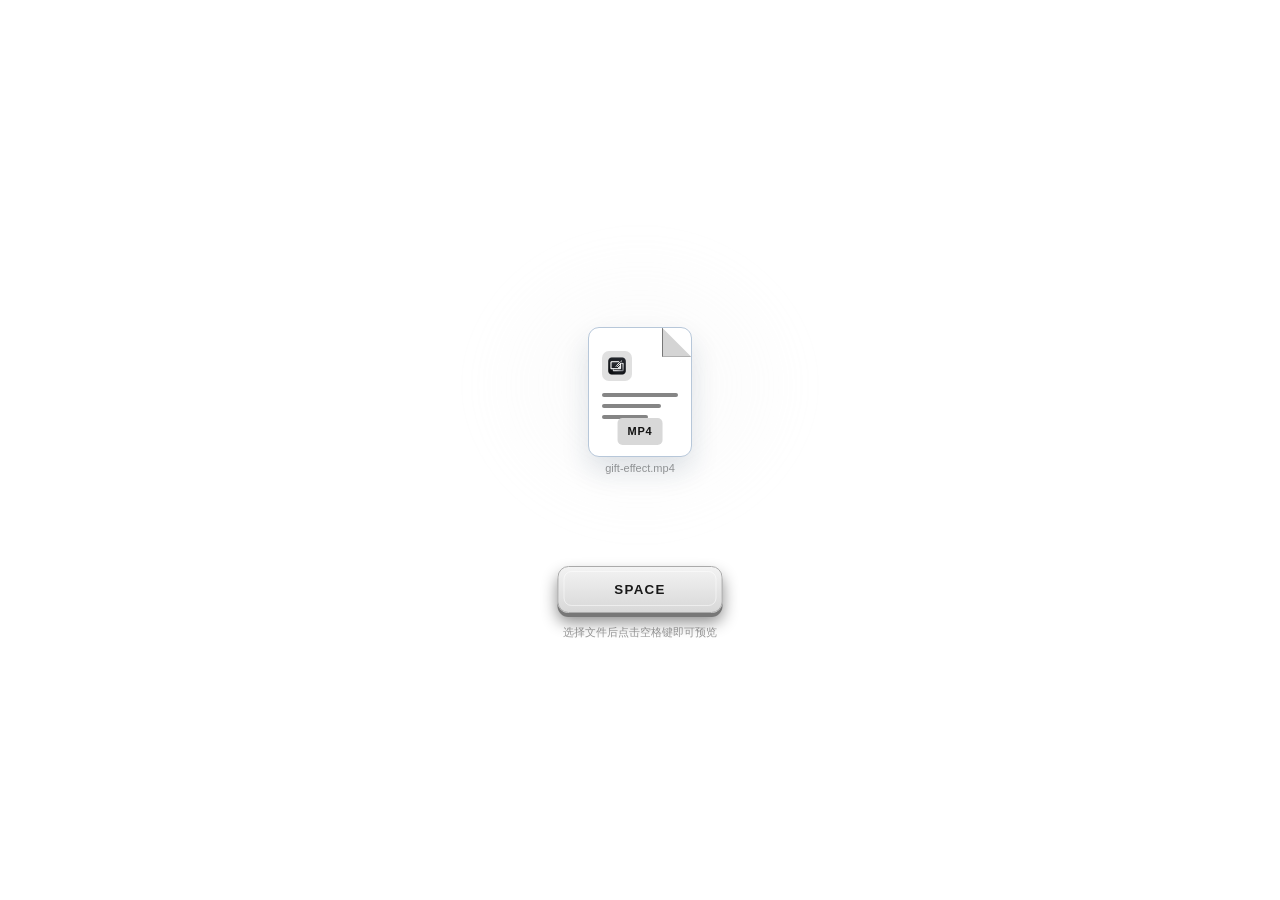
<file: docs/alpha-hero.html>
<!doctype html><html lang="zh-CN"><head><meta charset="utf-8"><meta name="viewport" content="width=device-width,initial-scale=1"><base href="./"><title>AlphaVideoViewer · 空格预览交互</title><style>
:root{--blue:#1985ef;--deep:#126dcc;--mint:#33d1ac;--ink:#142033;--muted:#607087;--line:#dbe6f3;--bg:#f4f8ff;--paper:#fff;--night:#10223d;--r:24px;--wrap:1180px;--shadow:0 22px 60px rgb(36 91 148/.12)}@media(prefers-color-scheme:dark){:root{--ink:#edf5ff;--muted:#aab9cb;--line:#263d5b;--bg:#0b1628;--paper:#101f35;--night:#081426;--shadow:0 22px 60px rgb(0 0 0/.28)}}*{box-sizing:border-box}html{scroll-behavior:smooth}body{margin:0;background:var(--bg);color:var(--ink);font:16px/1.65 "Segoe UI",ui-sans-serif,system-ui,-apple-system,"PingFang SC","Microsoft YaHei",sans-serif;-webkit-font-smoothing:antialiased}a{color:inherit;text-decoration:none}button,a{touch-action:manipulation}:focus-visible{outline:3px solid var(--blue);outline-offset:3px}.wrap{width:min(var(--wrap),calc(100% - 40px));margin:auto}.skip{position:absolute;left:-999px;top:0;background:var(--blue);color:#fff;padding:10px 16px;z-index:9}.skip:focus{left:0}
.nav{height:76px;display:flex;align-items:center;justify-content:space-between;gap:24px}.brand{display:flex;align-items:center;gap:11px;font-weight:750;letter-spacing:-.03em;font-size:19px}.brand img{width:35px;height:35px;border-radius:10px}.brand small{font-size:11px;color:var(--muted);font-weight:600;letter-spacing:.04em;border-left:1px solid var(--line);padding-left:11px}.links{display:flex;align-items:center;gap:26px;color:var(--muted);font-size:14px}.links a:hover{color:var(--blue)}.nav-github{border:1px solid var(--line);border-radius:999px;padding:8px 15px;color:var(--ink);font-weight:650}
.hero-shell{overflow:hidden;background:linear-gradient(124deg,#e8f6ff 0%,#f7fbff 52%,#e7f1ff 100%);border-top:1px solid #e2edf9;border-bottom:1px solid #dbe8f7}.hero{min-height:580px;display:grid;grid-template-columns:.9fr 1.1fr;align-items:center;gap:48px;padding:70px 0}.kicker{display:inline-flex;align-items:center;gap:8px;color:var(--deep);font-size:14px;font-weight:700}.kicker i{width:9px;height:9px;border-radius:999px;background:var(--mint);box-shadow:0 0 0 5px rgb(51 209 172/.15)}h1{font-size:clamp(36px,4.5vw,60px);line-height:1.06;letter-spacing:-.065em;margin:18px 0 22px;max-width:18ch}h1 strong{font-weight:800;color:var(--blue)}.hero p{max-width:47ch;margin:0;color:var(--muted);font-size:17px}.actions{display:flex;gap:12px;flex-wrap:wrap;margin-top:31px}.button{min-height:46px;padding:0 20px;display:inline-flex;align-items:center;justify-content:center;gap:8px;border-radius:999px;border:1px solid var(--line);font-weight:700;transition:transform .18s ease,box-shadow .18s ease}.button:hover{transform:translateY(-2px);box-shadow:0 8px 20px rgb(25 133 239/.18)}.primary{background:var(--blue);border-color:var(--blue);color:#fff}.ghost{background:rgb(255 255 255/.7)}.fine{font-size:13px;color:var(--muted);margin-top:16px}
.stage{position:relative;min-height:400px;isolation:isolate}.orbit{position:absolute;width:500px;height:500px;border-radius:50%;left:50%;top:50%;transform:translate(-48%,-50%);background:radial-gradient(circle at 35% 25%,#fff 0 3%,transparent 3.5%),radial-gradient(circle at 75% 67%,rgb(51 209 172/.22) 0 5%,transparent 5.5%),linear-gradient(135deg,rgb(25 133 239/.13),rgb(51 209 172/.18))}.halo{position:absolute;inset:38px;border:1px solid rgb(25 133 239/.2);border-radius:42% 58% 49% 51%/48% 42% 58% 52%;animation:float 8s ease-in-out infinite}.halo.two{inset:76px;border-color:rgb(51 209 172/.38);animation-delay:-3s}.viewer{position:absolute;left:8%;right:8%;top:50%;aspect-ratio:4/3;border-radius:18px;background:#132740;box-shadow:var(--shadow);overflow:hidden;transform:translateY(-50%) rotate(-3deg);border:7px solid #fff}.viewer-top{height:35px;background:#eaf2fb;display:flex;align-items:center;gap:5px;padding:0 13px}.viewer-top b{height:8px;width:8px;border-radius:50%;background:#fc756f}.viewer-top b:nth-child(2){background:#f7bd53}.viewer-top b:nth-child(3){background:#39c58b}.viewer-top span{margin-left:auto;color:#61748c;font-size:11px}.viewer-canvas{height:calc(100% - 35px);display:grid;place-items:center;position:relative;background-color:#1b3859;background-image:linear-gradient(45deg,rgb(255 255 255/.055) 25%,transparent 25%),linear-gradient(-45deg,rgb(255 255 255/.055) 25%,transparent 25%);background-size:24px 24px}.blob{width:166px;height:166px;position:absolute;inset:0;margin:auto;border-radius:45% 55% 57% 43%/40% 49% 51% 60%;background:linear-gradient(135deg,#46d8e7,#2380f6 58%,#7469ee);box-shadow:inset 18px 14px 22px rgb(255 255 255/.25),0 18px 46px rgb(12 116 236/.45);animation:morph 6s ease-in-out infinite}.ring{position:absolute;inset:0;margin:auto;width:235px;height:235px;border:2px solid rgb(255 255 255/.54);border-radius:50%;transform:rotate(25deg) scaleY(.46);animation:spin 8s linear infinite}.spark{position:absolute;width:18px;height:18px;border-radius:6px;background:#64efc8;right:25%;top:26%;box-shadow:0 0 25px #64efc8;animation:bob 2.8s ease-in-out infinite}.viewer-controls{position:absolute;left:0;right:0;bottom:0;height:35px;background:rgb(5 14 28/.76);display:flex;align-items:center;gap:8px;padding:0 12px;color:#dcedff;font-size:11px}.play{width:15px;height:15px;position:relative}.play:after{content:"";position:absolute;left:3px;top:1px;border-left:9px solid #fff;border-top:6px solid transparent;border-bottom:6px solid transparent}.track{height:3px;flex:1;background:rgb(255 255 255/.25);border-radius:999px}.track:before{content:"";display:block;height:100%;width:63%;background:#55ddff;border-radius:inherit}.tag{position:absolute;right:8px;top:45px;padding:9px 12px;border-radius:12px;background:rgb(255 255 255/.91);color:#173554;font-size:12px;font-weight:700;box-shadow:0 12px 22px rgb(40 88 140/.13);animation:bob 3.4s ease-in-out infinite}.tag.bottom{top:auto;right:auto;left:0;bottom:44px;animation-delay:-1.6s}.tag b{color:var(--blue)}
.intro{padding:38px 0;background:var(--paper)}.intro-grid{display:grid;grid-template-columns:repeat(3,1fr)}.intro-item{padding:8px 32px;border-right:1px solid var(--line)}.intro-item:first-child{padding-left:0}.intro-item:last-child{border:0}.intro-item b{display:block;font-size:19px;letter-spacing:-.03em}.intro-item span{display:block;margin-top:4px;color:var(--muted);font-size:14px}section.block{padding:110px 0}.eyeline{display:inline-block;color:var(--deep);font-size:13px;font-weight:800;letter-spacing:.06em;text-transform:uppercase}.heading{max-width:620px;margin:12px 0 0;font-size:clamp(31px,4vw,48px);line-height:1.17;letter-spacing:-.055em}.bodycopy{max-width:560px;color:var(--muted);font-size:17px}.split{display:grid;grid-template-columns:1fr 1fr;align-items:center;gap:80px}.plate{min-height:370px;border-radius:var(--r);position:relative;overflow:hidden;background:linear-gradient(140deg,#e4f6ff,#d9e9ff);border:1px solid #cbe1f7}.plate.dark{background:linear-gradient(140deg,#143457,#11213d)}.plate-grid{position:absolute;inset:0;background:linear-gradient(rgb(255 255 255/.45) 1px,transparent 1px),linear-gradient(90deg,rgb(255 255 255/.45) 1px,transparent 1px);background-size:44px 44px;mask-image:linear-gradient(to bottom,#000,transparent)}.frame{position:absolute;background:#fff;border-radius:15px;box-shadow:0 18px 40px rgb(17 89 159/.17)}.frame.main{inset:55px 54px 45px}.frame.main:before{content:"";display:block;height:28px;border-bottom:1px solid #e4edf7;background:#f5f9fd;border-radius:15px 15px 0 0}.mini-play{position:absolute;left:50%;top:53%;width:76px;height:76px;border-radius:50%;transform:translate(-50%,-50%);background:var(--blue);box-shadow:0 15px 28px rgb(25 133 239/.28)}.mini-play:after{content:"";position:absolute;left:30px;top:22px;border-left:27px solid #fff;border-top:16px solid transparent;border-bottom:16px solid transparent}.bar{height:5px;position:absolute;left:25px;right:25px;bottom:23px;border-radius:5px;background:#d9e9f7}.bar:before{content:"";display:block;height:100%;width:48%;background:var(--mint);border-radius:inherit}.float-card{position:absolute;right:20px;bottom:28px;width:148px;padding:14px;background:#fff;border-radius:14px;box-shadow:0 15px 35px rgb(17 89 159/.18);font-size:12px;color:#63748a}.float-card b{display:block;color:#152c48;font-size:14px;margin-bottom:5px}.controls-art{position:absolute;inset:0;display:grid;place-items:center}.control-row{width:76%;display:flex;align-items:center;justify-content:space-between;padding:17px 21px;border-radius:14px;background:rgb(255 255 255/.1);border:1px solid rgb(255 255 255/.17);color:#eaf6ff;backdrop-filter:blur(8px)}.control-row+.control-row{margin-top:13px}.control-icon{width:37px;height:37px;border-radius:10px;background:rgb(72 199 241/.2);display:grid;place-items:center;color:#79e7ff;font-weight:800}.slider{height:4px;width:45%;border-radius:4px;background:rgb(255 255 255/.24)}.slider:before{content:"";display:block;width:62%;height:100%;background:#70e9ca;border-radius:inherit}.copy-list{display:grid;gap:17px;margin-top:28px}.copy-list div{display:flex;gap:13px;align-items:flex-start}.copy-list i{display:grid;place-items:center;flex:0 0 25px;width:25px;height:25px;border-radius:9px;background:rgb(25 133 239/.12);color:var(--blue);font-style:normal;font-weight:800;font-size:13px}.copy-list b{display:block;font-size:16px}.copy-list span{display:block;color:var(--muted);font-size:14px;margin-top:2px}
.feature-zone{background:var(--paper);border-top:1px solid var(--line);border-bottom:1px solid var(--line)}section.block.feature-zone{padding-bottom:230px}.feature-head{display:flex;justify-content:space-between;align-items:end;gap:28px}.feature-head .bodycopy{margin:0}.feature-grid{display:grid;grid-template-columns:1.1fr .9fr .9fr;gap:18px;margin-top:45px}.feature{min-height:250px;padding:28px;border:1px solid var(--line);border-radius:var(--r);background:var(--bg);display:flex;flex-direction:column;justify-content:space-between}.feature.large{background:linear-gradient(145deg,#1c8cf3,#216bdd);border:0;color:#fff}.feature h3{font-size:22px;line-height:1.22;letter-spacing:-.04em;margin:0}.feature p{margin:10px 0 0;color:var(--muted);font-size:14px}.feature.large p{color:rgb(255 255 255/.78)}.visual{position:relative;margin-top:20px}.checker:after{content:"";position:absolute;width:55px;height:55px;border-radius:18px 30px 22px 35px;background:linear-gradient(135deg,#5adfca,#498bea);left:calc(50% - 27px);top:15px}.export{height:88px;border-radius:14px;background:rgb(255 255 255/.13);border:1px solid rgb(255 255 255/.2);padding:13px;display:flex;align-items:center;gap:11px}.file-mark{width:36px;height:44px;border-radius:8px;background:#fff;color:#237add;display:grid;place-items:center;font-weight:900;font-size:11px}.export small{color:rgb(255 255 255/.74);display:block}.export b{font-size:14px}
.install{padding:108px 0}.install-top{text-align:center}.install-top .heading{margin-inline:auto}.install-top .bodycopy{margin:16px auto 0}.steps{display:grid;grid-template-columns:repeat(4,1fr);gap:14px;margin-top:51px}.step{padding:24px;border-radius:19px;background:var(--paper);border:1px solid var(--line);min-height:186px}.step-n{display:block;color:var(--blue);font-weight:800;font-size:13px}.step h3{margin:19px 0 7px;font-size:18px;letter-spacing:-.035em}.step p{margin:0;color:var(--muted);font-size:14px}.install-cta{display:flex;justify-content:center;gap:12px;flex-wrap:wrap;margin-top:35px}.requirements{margin-top:44px;padding:21px 24px;display:flex;align-items:center;justify-content:space-between;gap:22px;border-top:1px solid var(--line);border-bottom:1px solid var(--line);color:var(--muted);font-size:14px}.requirements b{color:var(--ink)}footer{padding:40px 0 48px;background:var(--paper);border-top:1px solid var(--line)}.foot{display:flex;align-items:center;gap:10px 20px;flex-wrap:wrap;justify-content:space-between;color:var(--muted);font-size:13px}.foot a{color:var(--deep);font-weight:700}
@keyframes float{50%{transform:translate(-48%,-50%) rotate(12deg) scale(1.04)}}@keyframes morph{50%{border-radius:59% 41% 39% 61%/54% 38% 62% 46%;transform:scale(1.08) rotate(14deg)}}@keyframes spin{to{transform:rotate(385deg) scaleY(.46)}}@keyframes bob{50%{transform:translateY(-10px)}}@media(max-width:850px){.links a:not(.nav-github){display:none}.hero{grid-template-columns:1fr;padding:55px 0 42px}.stage{min-height:330px;max-width:570px;width:100%;margin:auto}.split{grid-template-columns:1fr;gap:38px}.split.reverse .plate{order:2}.feature-grid{grid-template-columns:1fr 1fr}.feature.large{grid-column:span 2}.steps{grid-template-columns:1fr 1fr}.intro-item{padding:8px 18px}.intro-item:first-child{padding-left:0}}@media(max-width:560px){.wrap{width:min(100% - 32px,var(--wrap))}.nav{height:67px}.brand small{display:none}.nav-github{padding:7px 12px}.hero{min-height:0}.hero p{font-size:16px}.stage{min-height:230px}.orbit{width:280px;height:280px}.halo{inset:22px}.viewer{left:26%;right:26%;top:50%;aspect-ratio:4/3;transform:translateY(-50%) rotate(-3deg);border-width:5px}.ring{width:150px;height:150px}.blob{width:104px;height:104px}.spark{width:13px;height:13px}.tag{display:none}.intro-grid,.feature-grid,.steps{grid-template-columns:1fr}.intro-item{padding:0;border:0}.feature-head{display:block}.feature.large{grid-column:auto}.requirements,.foot{align-items:flex-start;flex-direction:column}.plate{min-height:310px}section.block,.install{padding:76px 0}section.block.feature-zone{padding-bottom:150px}}@media(max-width:400px){.stage{min-height:190px}.orbit{width:230px;height:230px}.halo{inset:14px}.viewer{left:28%;right:28%;border-width:4px;border-radius:12px}.ring{width:108px;height:108px}.blob{width:74px;height:74px}.spark{width:11px;height:11px}}@media(prefers-reduced-motion:reduce){html{scroll-behavior:auto}*,*:before,*:after{animation-duration:.001ms!important;animation-iteration-count:1!important;scroll-behavior:auto!important}}
.reveal{opacity:0;transform:translateY(28px);transition:opacity .7s cubic-bezier(.16,1,.3,1),transform .7s cubic-bezier(.16,1,.3,1)}.reveal.in{opacity:1;transform:none}.button,.feature,.step,.intro-item{transition:transform .25s cubic-bezier(.16,1,.3,1),box-shadow .25s ease,border-color .25s ease}.feature:hover,.step:hover{transform:translateY(-7px);border-color:rgb(25 133 239/.45);box-shadow:0 18px 35px rgb(25 85 145/.12)}.intro-item:hover b{color:var(--blue)}.viewer{transition:transform .55s cubic-bezier(.16,1,.3,1),box-shadow .55s ease}.stage:hover .viewer{transform:translateY(-50%) rotate(0) translateY(-9px) scale(1.03);box-shadow:0 35px 74px rgb(24 86 150/.23)}.stage:hover .tag{animation-play-state:paused}.plate.dark{background:radial-gradient(circle at 50% 38%,#2e83d6 0 2%,#193c68 24%,#0d1f39 66%)}.plate.dark:before{content:"";position:absolute;z-index:0;width:148px;height:148px;left:calc(50% - 74px);top:48px;background:url('assets/quicklook-icon.png') center/contain no-repeat;filter:drop-shadow(0 18px 25px rgb(0 0 0/.32));transition:transform .45s cubic-bezier(.16,1,.3,1)}.plate.dark:hover:before{transform:translateY(-10px) rotate(-7deg) scale(1.06)}.controls-art{align-items:end;padding-bottom:36px}.controls-art>div{width:82%;display:grid;grid-template-columns:repeat(3,1fr);gap:10px}.control-row{width:auto;min-height:102px;display:flex;flex-direction:column;justify-content:center;align-items:flex-start;padding:13px;border-radius:16px;background:linear-gradient(135deg,rgb(255 255 255/.17),rgb(255 255 255/.06));transition:transform .25s ease,background .25s ease}.control-row+.control-row{margin-top:0}.control-row:hover{transform:translateY(-8px);background:linear-gradient(135deg,rgb(51 209 172/.3),rgb(84 168 255/.2))}.control-row .slider{width:100%}.control-icon{width:29px;height:29px}.control-row span:last-child{font-size:11px}.download-stage{position:relative;z-index:1;background:#172231;color:#fff;padding:0 0 82px}.download-stage:before{content:"";position:absolute;inset:0;background:radial-gradient(circle at 50% 14%,rgb(36 125 232/.38),transparent 23%),linear-gradient(90deg,rgb(255 255 255/.035) 1px,transparent 1px),linear-gradient(rgb(255 255 255/.025) 1px,transparent 1px);background-size:auto,44px 44px,44px 44px;mask-image:linear-gradient(to bottom,#000,transparent)}.download-wrap{position:relative;width:min(980px,calc(100% - 40px));margin:auto;text-align:center;border-bottom:1px solid rgb(255 255 255/.16);padding:1px 0 70px}.package-crop{width:min(420px,73vw);overflow:visible;margin:-190px auto -12px}.package{display:block;width:100%;height:auto;margin:0;filter:drop-shadow(0 20px 18px rgb(0 0 0/.38)) drop-shadow(0 0 1.2px rgb(173 216 255/.55));transform-origin:center;transition:transform .5s cubic-bezier(.16,1,.3,1),filter .5s ease}.download-stage:hover .package{transform:translateY(-12px) rotate(-1deg);filter:drop-shadow(0 34px 26px rgb(0 0 0/.45)) drop-shadow(0 0 1.2px rgb(200 230 255/.7))}.download-stage h2{font-size:clamp(34px,4vw,48px);letter-spacing:-.05em;margin:0 0 12px}.download-stage p{margin:0 auto 28px;max-width:47ch;color:rgb(255 255 255/.68)}.download-buttons{display:flex;justify-content:center;gap:14px;flex-wrap:wrap}.download-button{min-width:228px;min-height:62px;border-radius:11px;background:#fff;color:#1e2b3a;display:inline-flex;align-items:center;justify-content:center;gap:11px;font-weight:750;box-shadow:0 12px 22px rgb(0 0 0/.15);transition:transform .22s ease,box-shadow .22s ease}.download-button:hover{transform:translateY(-5px);box-shadow:0 20px 32px rgb(0 0 0/.3)}.download-button img{width:27px;height:27px;border-radius:7px}.download-button .win{font-size:25px;line-height:1;color:#2181e9}.download-note{margin-top:24px!important;font-size:13px}.install{display:none}body{color-scheme:dark}@media(prefers-color-scheme:dark){:root{--ink:#142033;--muted:#607087;--line:#dbe6f3;--bg:#f4f8ff;--paper:#fff;--night:#10223d;--shadow:0 22px 60px rgb(36 91 148/.12)}}@media(max-width:560px){.controls-art>div{width:88%;gap:7px}.control-row{min-height:86px;padding:10px}.package-crop{margin:-110px auto -9px}.download-stage{padding-bottom:48px}.download-wrap{padding-bottom:46px}.download-button{min-width:min(100%,280px)}}
/* PAG-style restraint: one bright canvas, squared content surfaces, and no decorative glass system. */
:root{--r:8px}.feature,.step,.plate,.frame,.float-card{border-radius:8px}.feature-grid{gap:0;border:1px solid var(--line);border-radius:8px;overflow:hidden}.feature{border:0;border-right:1px solid var(--line);box-shadow:none}.feature:last-child{border-right:0}.feature:hover,.step:hover{box-shadow:none;transform:translateY(-3px)}.intro-item{padding-top:14px;padding-bottom:14px}.plate{box-shadow:none}.button,.download-button{border-radius:8px}.download-stage{background:#202020}.download-stage:before{opacity:.45}.download-wrap{width:min(980px,calc(100% - 40px))}.eyeline{letter-spacing:.02em}.heading{letter-spacing:-.04em}
/* Follow-up: single light document surface, full download package, and an animated playback proof. */
.plate.dark{background:linear-gradient(145deg,#e8f5ff,#f8fbff);border-color:#cfe2f5}.plate.dark:before{filter:drop-shadow(0 14px 22px rgb(31 119 211/.18))}.control-row{background:#fff;color:#183656;border-color:#c9def1;box-shadow:0 8px 18px rgb(37 109 177/.08)}.control-row:hover{background:#eef8ff}.control-icon{background:#e1f2ff;color:#1678d0}.slider{background:#d4e6f5}.slider:before{background:#27bca2}.package-crop{height:auto}.feature.large .export{position:relative;overflow:hidden;background:linear-gradient(105deg,rgb(255 255 255/.14),rgb(255 255 255/.3),rgb(255 255 255/.14));background-size:220% 100%;animation:playback-sheen 2.5s linear infinite}.feature.large .export:after{content:"";position:absolute;left:-16%;bottom:10px;width:12px;height:12px;border-radius:50%;background:#64efc8;box-shadow:0 0 0 7px rgb(100 239 200/.22);animation:playback-progress 3.2s linear infinite}.feature.large .file-mark{animation:playback-bounce 1.5s ease-in-out infinite}.quicklook-links{display:flex;gap:18px;margin-top:16px;flex-wrap:wrap}.quicklook-link{display:inline-flex;align-items:center;gap:7px;color:var(--deep);font-size:14px;font-weight:750}.quicklook-link img{width:20px;height:20px;border-radius:5px}@keyframes playback-sheen{to{background-position:-220% 0}}@keyframes playback-progress{to{transform:translateX(330px)}}@keyframes playback-bounce{50%{transform:translateY(-5px)}}@media(max-width:560px){.package-crop{height:auto}.feature.large .export:after{animation-name:playback-progress-mobile}}@keyframes playback-progress-mobile{to{transform:translateX(220px)}}
.star-float{animation:star-float 3.6s ease-in-out infinite}
@keyframes star-float{50%{transform:translateY(-5px)}}
.bg-cycler{animation:bg-cycle 4.8s ease-in-out infinite}
@keyframes bg-cycle{0%,26%{transform:translateX(0)}33%,59%{transform:translateX(92px)}66%,92%{transform:translateX(184px)}100%{transform:translateX(0)}}
.bg-mode-checker{animation:bg-mode-checker 4.8s ease-in-out infinite}
.bg-mode-white{animation:bg-mode-white 4.8s ease-in-out infinite}
.bg-mode-black{animation:bg-mode-black 4.8s ease-in-out infinite}
@keyframes bg-mode-checker{0%,26%{opacity:1}33%,100%{opacity:0}}
@keyframes bg-mode-white{0%,26%{opacity:0}33%,59%{opacity:1}66%,100%{opacity:0}}
@keyframes bg-mode-black{0%,59%{opacity:0}66%,92%{opacity:1}94%,100%{opacity:0}}
.grid-pan{animation:grid-pan 6s ease-in-out infinite}
@keyframes grid-pan{0%,100%{transform:translate(0,0)}50%{transform:translate(10px,-7px)}}
.zoom-pulse{transform-box:fill-box;transform-origin:center;animation:zoom-pulse 3.4s ease-in-out infinite}
@keyframes zoom-pulse{50%{transform:scale(1.18)}}
.mag-scan{animation:mag-scan 6s ease-in-out infinite}
@keyframes mag-scan{0%{transform:translate(40px,50px)}25%{transform:translate(112px,70px)}50%{transform:translate(204px,52px)}75%{transform:translate(132px,74px)}100%{transform:translate(40px,50px)}}
.install-steps{margin-top:54px;text-align:center}.install-steps h3{font-size:19px;font-weight:800;margin:0 0 22px;color:#fff}.steps-3{list-style:none;display:grid;grid-template-columns:repeat(3,1fr);gap:16px;max-width:780px;margin:0 auto;padding:0;text-align:left}.steps-3 li{display:flex;gap:13px;align-items:flex-start;background:rgba(255,255,255,.06);border:1px solid rgba(255,255,255,.12);border-radius:15px;padding:18px 18px 16px}.steps-3 .num{flex:0 0 auto;width:26px;height:26px;border-radius:50%;background:var(--blue);color:#fff;font-weight:800;font-size:13px;display:grid;place-items:center}.steps-3 b{display:block;font-size:14.5px;color:#fff;margin-bottom:5px}.steps-3 p{margin:0;font-size:13px;line-height:1.55;color:rgba(255,255,255,.72)}.steps-3 code{background:rgba(255,255,255,.12);padding:1px 6px;border-radius:5px;font-size:12px;color:#cfe4ff}.steps-3 a{color:#7cc1ff}.steps-3 kbd{background:rgba(255,255,255,.16);border:1px solid rgba(255,255,255,.22);border-bottom-width:2px;border-radius:5px;padding:0 6px;font-size:12px;color:#fff;font-family:inherit}@media(max-width:560px){.steps-3{grid-template-columns:1fr;max-width:420px}}.demo{padding:92px 0;text-align:center;background:linear-gradient(180deg,var(--paper),#eef4fb);border-bottom:1px solid var(--line)}.demo h2{font-size:30px;font-weight:850;letter-spacing:-.01em;margin:0}.demo .bodycopy{margin:14px auto 0;max-width:620px;font-size:15.5px;line-height:1.6;color:var(--muted)}.demo .bodycopy code{background:rgba(25,133,239,.1);color:var(--deep);padding:1px 7px;border-radius:6px;font-size:14px}.demo-frame{position:relative;max-width:880px;margin:38px auto 0;border-radius:20px;overflow:hidden;box-shadow:0 30px 70px rgb(18 52 92/.18);background:#0c1622;aspect-ratio:5/3}.demo-frame video{width:100%;height:100%;display:block;object-fit:cover}@media(max-width:560px){.demo{padding:64px 0}.demo h2{font-size:24px}.demo-frame{border-radius:14px;margin-top:28px}}.dev{padding:88px 0;background:var(--paper);border-bottom:1px solid var(--line);text-align:center}.dev h2{font-size:28px;font-weight:850;letter-spacing:-.01em;margin:0}.dev .bodycopy{margin:14px auto 0;max-width:640px;font-size:15px;line-height:1.6;color:var(--muted)}.dev-grid{display:grid;grid-template-columns:repeat(3,1fr);gap:16px;max-width:980px;margin:40px auto 0;text-align:left}.dev-card{background:#fff;border:1px solid var(--line);border-radius:8px;padding:22px 20px;box-shadow:0 10px 30px rgb(18 52 92/.06);transition:transform .25s cubic-bezier(.16,1,.3,1),box-shadow .25s ease,border-color .25s ease;overflow:hidden}.dev-card:hover{transform:translateY(-3px);border-color:rgb(25 133 239/.45);box-shadow:0 18px 35px rgb(25 85 145/.12)}.dev-card h3{font-size:15px;font-weight:800;margin:0 0 12px;color:var(--deep)}.dev-card ul{margin:0;padding-left:18px;color:var(--muted);font-size:13.5px;line-height:1.75}.dev-card pre{margin:0;background:#0c1622;border-radius:8px;padding:14px 15px;overflow-x:auto;-webkit-overflow-scrolling:touch}.dev-card pre code{color:#d6e6ff;font-family:ui-monospace,SFMono-Regular,Menlo,Consolas,monospace;font-size:12.5px;line-height:1.6;white-space:pre-wrap;word-break:break-all}.dev-card .hint{margin:12px 0 0;font-size:12.5px;color:var(--muted);line-height:1.55}.dev-card code,.dev-card .hint code{background:rgba(25,133,239,.1);color:var(--deep);padding:1px 6px;border-radius:5px;font-size:12.5px;word-break:break-all}.dev-tree{max-width:680px;margin:24px auto 0;text-align:left}.dev-tree h3{font-size:15px;font-weight:800;margin:0 0 12px;color:var(--deep);text-align:center}.dev-tree pre{margin:0;background:#0c1622;border-radius:8px;padding:18px 20px;overflow-x:auto;-webkit-overflow-scrolling:touch}.dev-tree pre code{color:#d6e6ff;font-family:ui-monospace,SFMono-Regular,Menlo,Consolas,monospace;font-size:12.5px;line-height:1.75;white-space:pre}.dev-link{margin-top:28px}.dev-link a{color:var(--blue);font-weight:700;font-size:14.5px;transition:opacity .2s}.dev-link a:hover{opacity:.75}@media(max-width:850px){.dev-grid{grid-template-columns:1fr 1fr;max-width:600px}}@media(max-width:560px){.dev{padding:64px 0}.dev h2{font-size:24px}.dev .bodycopy{font-size:14px}.dev-grid{grid-template-columns:1fr;max-width:480px}.dev-card{padding:18px 16px}.dev-card pre{padding:12px 13px}.dev-card pre code{font-size:11.5px}.dev-tree pre{padding:14px 16px}.dev-tree pre code{font-size:11px}}@media(max-width:400px){.dev{padding:52px 0}.dev h2{font-size:21px}.dev-card{padding:16px 14px}.dev-card h3{font-size:14px}.dev-card ul{font-size:12.5px}.dev-card pre code{font-size:10.5px}}.pain{padding:80px 0;background:linear-gradient(180deg,#eef4fb,var(--paper));border-bottom:1px solid var(--line);text-align:center}.pain .kicker{margin-bottom:10px}.pain h2{font-size:28px;font-weight:850;letter-spacing:-.01em;margin:0}.pain .lead{margin:10px auto 0;max-width:640px;font-size:15px;line-height:1.65;color:var(--muted)}.pain .lead code{background:rgba(25,133,239,.1);color:var(--deep);padding:1px 7px;border-radius:6px;font-size:13.5px}.pain-list{max-width:640px;margin:32px auto 0;text-align:left}.pain-row{display:flex;align-items:center;justify-content:space-between;gap:16px;padding:14px 0;border-bottom:1px solid var(--line);transition:transform .22s ease,padding-left .22s ease}.pain-row:hover{padding-left:6px}.pain-row:hover .pain-left b{color:var(--blue)}.pain-row:last-child{border-bottom:0}.pain-left b{display:block;font-size:14px;color:var(--ink);font-weight:800;line-height:1.3;transition:color .22s ease}.pain-left span{display:block;font-size:13px;color:var(--muted);line-height:1.5;margin-top:3px}.pain-row a{flex:0 0 auto;font-size:13px;font-weight:700;color:var(--blue);white-space:nowrap}.pain-turn{max-width:640px;margin:36px auto 0;display:flex;align-items:flex-start;gap:18px;background:var(--blue);color:#fff;border-radius:8px;padding:24px 24px;text-align:left;transition:transform .25s cubic-bezier(.16,1,.3,1),box-shadow .25s ease}.pain-turn:hover{transform:translateY(-3px);box-shadow:0 18px 40px rgb(18 86 150/.25)}.pain-turn-icon{flex:0 0 auto;width:44px;height:44px;border-radius:8px;background:rgba(255,255,255,.15);display:grid;place-items:center;font-size:22px;font-weight:700;line-height:1}.pain-turn-text p{margin:0;font-size:14px;line-height:1.7}.pain-so{margin-top:10px!important}.pain-so strong{color:#fff;font-weight:800}.pain-pre{margin-top:10px!important;font-size:12.5px;opacity:.85}@media(max-width:900px){.pain h2{font-size:26px}}@media(max-width:480px){.pain{padding:56px 0}.pain h2{font-size:22px}.pain-left b{font-size:13px}.pain-left span{font-size:12px}.pain-turn{flex-direction:column;gap:12px}.pain-turn-icon{width:36px;height:36px;font-size:18px}.pain-turn-text p{font-size:13px}}@media(max-width:360px){.pain-left b{font-size:12.5px}.pain-left span{font-size:11.5px}}

/* hero morph demo (from 2222.html, namespaced .pm-demo) */
.pm-demo[data-mode=pag]{--accent:#3b82f6;--soft:#dbeafe;--deep:#1d4ed8;--bg:#f4f8ff;--tint:rgba(59,130,246,.17)}
.pm-demo[data-mode=svga]{--accent:#9b5de5;--soft:#f3e8ff;--deep:#7e22ce;--bg:#fbf7ff;--tint:rgba(155,93,229,.18)}
.pm-demo{position:relative;width:min(520px,100%);height:407px;isolation:isolate;overflow:visible}
.pm-demo .aura{position:absolute;width:350px;height:310px;max-width:90vw;left:50%;top:138px;transform:translate(-50%,-50%);background:radial-gradient(ellipse,var(--tint),transparent 70%);pointer-events:none;filter:blur(12px);z-index:0;transition:opacity .3s}
.pm-demo.holding .aura{opacity:1.6}
.pm-demo .artifact{position:absolute;left:50%;top:145px;width:104px;height:130px;transform:translate(-50%,-50%);border-radius:11px;z-index:4;cursor:pointer;outline:none;will-change:width,height,border-radius,background-color,box-shadow;overflow:visible;background:#fff;border:1px solid #b7c7d9;box-shadow:0 14px 28px #17335122;transition:box-shadow .26s,background-color .26s}
.pm-demo .artifact:not(.opened):not(.morphing):hover,.pm-demo .artifact:not(.opened):not(.morphing):focus-visible{box-shadow:0 23px 42px #17335135,0 0 0 9px var(--tint)}
.pm-demo .artifact:not(.opened):not(.morphing):hover .page-content,.pm-demo .artifact:not(.opened):not(.morphing):focus-visible .page-content{transform:translateY(-5px)}
.pm-demo .artifact:not(.opened):not(.morphing):hover .page-fold{transform:translate(-2px,2px) rotate(-5deg)}
.pm-demo.holding .artifact{box-shadow:0 22px 35px #17335134,0 0 0 11px var(--tint)}
.pm-demo .page-content{position:absolute;inset:0;overflow:hidden;border-radius:inherit;pointer-events:none;transition:transform .28s cubic-bezier(.2,.8,.2,1);z-index:2}
.pm-demo .page-fold{position:absolute;right:0;top:0;width:29px;height:29px;background:#dbe6f3;clip-path:polygon(0 0,100% 100%,0 100%);transition:transform .28s ease}
.pm-demo .page-fold:after{content:'';position:absolute;inset:0;border-left:1px solid #b7c7d9;border-bottom:1px solid #b7c7d9}
.pm-demo .file-mark{position:absolute;left:13px;top:23px;width:30px;height:30px;border-radius:7px;background:var(--soft);color:var(--accent);display:grid;place-items:center;font-size:18px;font-weight:800}
.pm-demo .lines{position:absolute;top:65px;left:13px;right:13px;display:grid;gap:7px}
.pm-demo .lines i{display:block;height:4px;border-radius:4px;background:#d9e3ee}
.pm-demo .lines i:nth-child(2){width:78%}
.pm-demo .lines i:nth-child(3){width:60%}
.pm-demo .type{position:absolute;left:50%;bottom:11px;transform:translateX(-50%);color:white;font-size:11px;font-weight:800;letter-spacing:.07em;background:var(--accent);padding:4px 10px;border-radius:5px}
.pm-demo .viewer-content{position:absolute;inset:0;overflow:hidden;border-radius:inherit;opacity:0;pointer-events:none;z-index:1}
.pm-demo .viewer-head{height:38px;background:#1b293e;display:flex;align-items:center;gap:6px;padding:0 14px}
.pm-demo .dot{width:9px;height:9px;border-radius:50%;background:#ff655f}
.pm-demo .dot:nth-child(2){background:#ffc34e}
.pm-demo .dot:nth-child(3){background:#36c978}
.pm-demo .filename{font-size:11px;margin-left:10px;color:#a4b6cc;white-space:nowrap}
.pm-demo .scene{position:relative;height:calc(100% - 38px);display:grid;place-items:center;overflow:hidden;background:radial-gradient(ellipse at 50% 40%,#192b49,#0b1425 75%)}
.pm-demo .orb{width:87px;height:87px;border-radius:50%;background:radial-gradient(circle at 30% 25%,#e5f3ff 0%,#91c3ff 27%,var(--accent) 61%,var(--deep) 100%);box-shadow:0 0 37px var(--tint);animation:pm-float 3s ease-in-out infinite;animation-play-state:running}
.pm-demo .orbit{position:absolute;border:1px solid var(--accent);border-radius:50%;width:156px;height:52px;opacity:.65;animation:pm-spin 8s linear infinite;animation-play-state:running}
.pm-demo .orbit.two{width:188px;height:64px;opacity:.34;animation-duration:13s;animation-direction:reverse}
.pm-demo .controls{position:absolute;bottom:0;left:0;right:0;height:39px;background:linear-gradient(transparent,#030a16b6);display:flex;align-items:center;gap:12px;padding:0 14px;color:#b7c6d8;font-size:11px}
.pm-demo .play-triangle{border-top:6px solid transparent;border-bottom:6px solid transparent;border-left:10px solid #f5f8ff}
.pm-demo .progress{height:4px;flex:1;border-radius:6px;background:#ffffff30;overflow:hidden}
.pm-demo .progress-inner{width:0;height:100%;background:var(--accent);animation:pm-progress 4s linear infinite;animation-play-state:running}
.pm-demo .artifact.opened{cursor:default}
.pm-demo .orb,.pm-demo .orbit,.pm-demo .progress-inner{animation-play-state:running}
.pm-demo .viewer-content .orb,.pm-demo .viewer-content .orbit,.pm-demo .viewer-content .progress-inner{animation-play-state:running!important}
.pm-demo .key-row{position:absolute;left:50%;top:319px;transform:translateX(-50%);z-index:2;display:flex;flex-direction:column;align-items:center;gap:10px}
.pm-demo .key{position:relative;width:165px;height:47px;background:linear-gradient(#fff,#f2f5fa);border:1px solid #c7d2df;border-radius:11px;color:#506078;font-weight:700;letter-spacing:.1em;box-shadow:0 4px 0 #c6d0db,0 9px 16px #2439541c;cursor:pointer;touch-action:none;user-select:none;transition:transform .14s,box-shadow .14s}
.pm-demo .key:before{content:'';position:absolute;inset:4px 5px 6px;border:1px solid #e7edf5;border-radius:8px;pointer-events:none}
.pm-demo .key span{position:relative}
.pm-demo .key:not(.down):hover{transform:translateY(-2px);box-shadow:0 6px 0 #c6d0db,0 13px 19px #24395424}
.pm-demo .key.down{transform:translateY(4px);box-shadow:0 0px 0 #c6d0db,0 3px 9px #2439541b}
.pm-demo .key-hint{font-size:11px;color:#8b9aaf;white-space:nowrap}
.pm-demo .status{min-height:22px;text-align:center;color:#7889a1;font-size:12px}
@keyframes pm-float{50%{transform:translateY(-5px) scale(1.03)}}
@keyframes pm-spin{to{transform:rotate(360deg)}}
@keyframes pm-progress{to{width:100%}}
@media(max-width:370px){.pm-demo{height:395px}
.pm-demo .artifact.opened{max-width:calc(100vw - 32px)}}
@media(prefers-reduced-motion:reduce){.pm-demo .orb,.pm-demo .orbit,.pm-demo .progress-inner{animation:none!important}
.pm-demo .page-content,.pm-demo .page-fold,.pm-demo .key{transition:none!important}}
.pm-demo .artifact{overflow:hidden;transition:box-shadow .25s ease,transform .3s cubic-bezier(.2,.8,.2,1)!important}
.pm-demo .artifact:not(.opened):not(.morphing):not(.closing):hover{transform:translate(-50%,-50%) translateY(-7px) rotate(-1.3deg)}
.pm-demo .artifact.opened,.pm-demo .artifact.morphing,.pm-demo .artifact.closing{transform:translate(-50%,-50%)!important}
.pm-demo .artifact.opened{cursor:pointer}
.pm-demo .artifact.opened:hover{box-shadow:0 28px 48px #11263e48,0 0 0 5px var(--tint)!important}
.pm-demo .page-content,.pm-demo .viewer-content{transition:none!important}
.pm-demo .artifact.morphing .page-content,.pm-demo .artifact.opened .page-content{pointer-events:none}
.pm-demo .artifact.morphing,.pm-demo .artifact.closing{pointer-events:none}
.pm-demo .key{transform-origin:50% 65%;touch-action:none;transition:transform .19s cubic-bezier(.2,.8,.2,1),box-shadow .18s ease!important}
.pm-demo .key.down{transform:translateY(4px) scaleX(1.045) scaleY(.92) !important;box-shadow:0 1px 0 #c6d0db,0 3px 9px #2439541b!important}
.pm-demo .key.releasing{animation:pm-keyReturn .43s cubic-bezier(.18,.83,.2,1) both}
@keyframes pm-keyReturn{0%{transform:translateY(4px) scale(1.045,.92)}45%{transform:translateY(-2px) scale(.99,1.025)}100%{transform:none}}
.pm-demo.holding .aura{transform:translate(-50%,-50%) scale(1.1);opacity:1}
.pm-demo .aura{transition:transform .35s,opacity .35s}
@media(prefers-reduced-motion:reduce){.pm-demo .key.releasing{animation:none!important}}
.pm-demo .artifact{filter:drop-shadow(0 0 0 transparent);transition:filter .32s ease,box-shadow .28s ease,transform .3s cubic-bezier(.2,.8,.2,1)!important}
.pm-demo .artifact:not(.opened):not(.morphing):not(.closing):hover,.pm-demo .artifact:not(.opened):not(.morphing):not(.closing):focus-visible{
  box-shadow:0 18px 32px rgba(23,51,81,.17)!important;
  filter:drop-shadow(0 0 12px var(--tint)) drop-shadow(0 0 19px var(--tint));
}
.pm-demo.holding .artifact{
  box-shadow:0 19px 34px rgba(23,51,81,.17)!important;
  filter:drop-shadow(0 0 14px var(--tint)) drop-shadow(0 0 23px var(--tint));
}
.pm-demo .artifact.opened:hover{
  box-shadow:0 28px 48px rgba(17,38,62,.24)!important;
  filter:drop-shadow(0 0 10px var(--tint));
}
@media(prefers-reduced-motion:reduce){.pm-demo .artifact{transition:none!important}}
.pm-demo .artifact{cursor:default!important}
.pm-demo .artifact.opened:hover{box-shadow:0 20px 40px rgba(17,38,62,.22)!important;filter:none!important}
.pm-demo .viewer-content{pointer-events:none}
.pm-demo .artifact.opened .viewer-content{pointer-events:auto}
.pm-demo .controls{z-index:10;height:44px;gap:10px;padding:0 12px}
.pm-demo .play-control{flex:none;width:30px;height:30px;border:0;border-radius:7px;background:transparent;color:#e7effe;display:grid;place-items:center;cursor:pointer;transition:background .17s ease}
.pm-demo .play-control:hover,.pm-demo .play-control:focus-visible{background:rgba(255,255,255,.15)}
.pm-demo .play-control svg{height:17px;width:17px;fill:currentColor}
.pm-demo .timeline{--played:0%;flex:1;min-width:0;accent-color:var(--accent);height:20px;cursor:pointer;appearance:none;-webkit-appearance:none;background:transparent;touch-action:none}
.pm-demo .timeline::-webkit-slider-runnable-track{height:4px;background:linear-gradient(to right,var(--accent) 0%,var(--accent) var(--played),rgba(255,255,255,.24) var(--played),rgba(255,255,255,.24) 100%);border-radius:99px}
.pm-demo .timeline::-moz-range-track{height:4px;background:rgba(255,255,255,.24);border-radius:99px}
.pm-demo .timeline::-moz-range-progress{height:4px;background:var(--accent);border-radius:99px}
.pm-demo .timeline::-webkit-slider-thumb{-webkit-appearance:none;width:12px;height:12px;margin-top:-4px;border:2px solid white;background:var(--accent);border-radius:100%;box-shadow:0 1px 5px #0008}
.pm-demo .timeline::-moz-range-thumb{width:10px;height:10px;border:2px solid white;background:var(--accent);border-radius:100%}
.pm-demo .clock{font-size:10px;color:#cad4e2;white-space:nowrap;font-variant-numeric:tabular-nums}
.pm-demo .orbit{left:auto;top:auto;background:none;transform:none}
.pm-demo .status{position:absolute;width:1px;height:1px;overflow:hidden;clip-path:inset(50%);white-space:nowrap;margin:0}
.pm-demo{position:relative;width:min(520px,100%);height:407px;margin:0 auto;isolation:isolate}

.pm-demo .file-mark img{width:20px;height:20px;object-fit:contain;border-radius:5px;display:block}

html,body{margin:0;min-width:0;background:transparent;overflow:hidden}body{display:grid;place-items:center;min-height:407px;font-family:"Segoe UI","Microsoft YaHei",sans-serif}body[data-host-paused=true] *{animation-play-state:paused!important}
.pm-demo .file-caption{position:absolute;left:50%;top:214px;transform:translateX(-50%);z-index:3;font-size:11px;line-height:15px;color:#637690;white-space:nowrap;transition:opacity .2s ease}
.pm-demo .artifact.opened~.file-caption,.pm-demo .artifact.morphing~.file-caption,.pm-demo .artifact.closing~.file-caption{opacity:0}
.pm-demo .artifact.selected{outline:2px solid var(--accent);outline-offset:3px}
.pm-demo .artifact.selected~.file-caption{background:var(--accent);color:#fff;padding:1px 7px;border-radius:5px}
.pm-demo .artifact.nudge{animation:pm-nudge .42s ease}
@keyframes pm-nudge{0%,100%{transform:translate(-50%,-50%)}25%{transform:translate(-50%,-50%) rotate(-2.5deg)}55%{transform:translate(-50%,-50%) rotate(2.5deg)}80%{transform:translate(-50%,-50%) rotate(-1deg)}}
.pm-demo .marquee{position:absolute;display:none;z-index:6;border:1px solid var(--accent);background:var(--tint);border-radius:3px;pointer-events:none}
.pm-demo{user-select:none;-webkit-user-select:none}
@media(prefers-reduced-motion:reduce){.pm-demo .artifact.nudge{animation:none!important}}
html,body{width:100%;height:100%;margin:0!important;background:transparent!important;overflow:hidden}
.pm-demo[data-mode=alpha]{--accent:#dedede;--soft:#e0e0e0;--deep:#777;--bg:#0b0b0b;--tint:rgba(220,220,220,.15)}
.pm-demo[data-mode=alpha] .artifact{background:#171717;border-color:#555}
.pm-demo[data-mode=alpha] .page-fold{background:#d4d4d4}
.pm-demo[data-mode=alpha] .page-fold:after{border-color:#777}
.pm-demo[data-mode=alpha] .lines i{background:#858585}
.pm-demo[data-mode=alpha] .type{background:#d8d8d8;color:#111}
.pm-demo[data-mode=alpha] .viewer-head{background:#171717}
.pm-demo[data-mode=alpha] .dot{background:#929292}
.pm-demo[data-mode=alpha] .dot:nth-child(2){background:#737373}
.pm-demo[data-mode=alpha] .dot:nth-child(3){background:#b0b0b0}
.pm-demo[data-mode=alpha] .scene{background:radial-gradient(ellipse at 50% 45%,#222,#0a0a0a 76%)}
.pm-demo .alpha-animation{width:min(94%,560px);height:auto;max-height:74%;overflow:visible}
.pm-demo .alpha-caption{fill:#d8d8d8;font:600 12px ui-monospace,monospace;letter-spacing:1.8px}
.pm-demo .alpha-subcaption{fill:#858585;font:10px ui-monospace,monospace;letter-spacing:1.4px}
.pm-demo .alpha-multiply{fill:#aaa;font:300 27px system-ui}
.pm-demo .composite-result{opacity:0;transform:scale(.78);transform-box:fill-box;transform-origin:center;filter:drop-shadow(0 0 18px #fff3)}
.pm-demo .alpha-source,.pm-demo .rgb-source{transform-box:fill-box;transform-origin:center;filter:none}
.pm-demo[data-mode=alpha] .key{background:linear-gradient(#f3f3f3,#d8d8d8);color:#181818;border-color:#aaa;box-shadow:0 4px 0 #777,0 9px 16px #0007}
.pm-demo[data-mode=alpha] .key:before{border-color:#fff8}
.pm-demo[data-mode=alpha] .key-hint,.pm-demo[data-mode=alpha] .status{color:#999}
.pm-demo[data-mode=alpha] .file-caption{color:#999!important}
.pm-demo[data-mode=alpha] .artifact.selected~.file-caption{background:#ddd;color:#111}
.pm-demo[data-mode=alpha] .timeline::-webkit-slider-runnable-track{background:linear-gradient(to right,#dedede 0%,#dedede var(--played),#ffffff3d var(--played),#ffffff3d 100%)}
.pm-demo[data-mode=alpha] .timeline::-moz-range-progress{background:#dedede}
@media(prefers-reduced-motion:reduce){.pm-demo .composite-result{transition:none!important}}
.pm-demo .alpha-animation image{filter:grayscale(1)}.pm-demo .alpha-caption{font-size:15px}.pm-demo .alpha-subcaption{font-size:12px}.pm-demo .alpha-phase{font-size:17px}.pm-demo .composite-result{transform-origin:300px 145px}
</style></head><body><div class="pm-demo" id="pm-stage" data-mode="alpha"><div class="aura"></div><div class="artifact" id="pm-artifact" role="group" tabindex="0" aria-label="Alpha 视频文件和透明预览播放器"><div class="page-content" id="pm-page"><div class="page-fold"></div><div class="file-mark"><img src="./assets/alpha-logo-mono.png" alt=""></div><div class="lines"><i></i><i></i><i></i></div><div class="type" id="pm-type">MP4</div></div><div class="viewer-content" id="pm-viewer"><div class="viewer-head"><i class="dot"></i><i class="dot"></i><i class="dot"></i><span class="filename" id="pm-filename">gift-effect.mp4</span></div><div class="scene alpha-scene"><svg class="alpha-animation" viewBox="0 0 600 300" role="img" aria-label="灰度 Alpha 遮罩与 RGB 画面合成为真正透明的循环动画"><defs><pattern id="alpha-checker" width="24" height="24" patternUnits="userSpaceOnUse"><path d="M0 0h12v12H0zm12 12h12v12H12z" fill="#303030"/></pattern><linearGradient id="alpha-mask-fill" x1="0" y1="0" x2="0" y2="1"><stop stop-color="#eee"/><stop offset="1" stop-color="#737373"/></linearGradient><mask id="hero-opacity-mask" maskUnits="userSpaceOnUse" x="234" y="88" width="132" height="124" style="mask-type:luminance"><image href="./assets/illustrations/demo-mask.png" x="234" y="88" width="132" height="124" preserveAspectRatio="xMidYMid meet"/></mask></defs><g class="alpha-source"><rect x="24" y="48" width="154" height="194" rx="15" fill="#171717" stroke="#505050"/><text x="101" y="73" text-anchor="middle" class="alpha-caption">ALPHA MASK</text><image href="./assets/illustrations/demo-mask.png" x="35" y="88" width="132" height="124" preserveAspectRatio="xMidYMid meet"/><text x="101" y="221" text-anchor="middle" class="alpha-subcaption">OPACITY</text></g><g class="rgb-source"><rect x="422" y="48" width="154" height="194" rx="15" fill="#171717" stroke="#505050"/><text x="499" y="73" text-anchor="middle" class="alpha-caption">RGB FRAME</text><image href="./assets/illustrations/demo-rgb.png" x="433" y="88" width="132" height="124" preserveAspectRatio="xMidYMid meet"/><text x="499" y="221" text-anchor="middle" class="alpha-subcaption">COLOUR</text></g><path d="M208 145h48m-9-8 9 8-9 8M344 145h48m-9-8 9 8-9 8" fill="none" stroke="#777" stroke-width="2"/><text x="300" y="129" text-anchor="middle" class="alpha-multiply">×</text><g class="composite-result"><rect x="224" y="49" width="152" height="192" rx="16" fill="url(#alpha-checker)" stroke="#777"/><text x="300" y="74" text-anchor="middle" class="alpha-caption">REAL ALPHA</text><image href="./assets/illustrations/demo-rgb.png" x="234" y="88" width="132" height="124" preserveAspectRatio="xMidYMid meet" mask="url(#hero-opacity-mask)"/><text x="300" y="221" text-anchor="middle" class="alpha-subcaption">RGB × A → RGBA</text></g><text class="alpha-phase" x="300" y="282" text-anchor="middle" fill="#bdbdbd" font-size="11" font-family="monospace">01 ALPHA + RGB</text></svg><div class="controls" id="pm-controls"><button class="play-control" id="pm-play" type="button" aria-label="暂停动画" title="播放/暂停"><svg viewBox="0 0 20 20"><path d="M5 4h3v12H5zm7 0h3v12h-3z"/></svg></button><input id="pm-timeline" class="timeline" type="range" min="0" max="4000" step="10" value="0" aria-label="动画时间轴"><span class="clock" id="pm-clock">00:00 / 00:04</span></div></div></div></div><span class="file-caption" id="pm-caption">gift-effect.mp4</span><div class="marquee" id="pm-marquee" aria-hidden="true"></div><div class="key-row"><button id="pm-key" class="key" type="button" aria-label="按住并松开 Space"><span>SPACE</span></button><span class="key-hint" id="pm-hint">选择文件后点击空格键即可预览</span></div><div class="status" id="pm-status" aria-live="polite">把鼠标移到文件上试试</div></div><script>

(()=>{
const $=id=>document.getElementById(id);
const stage=$('pm-stage'),art=$('pm-artifact'),key=$('pm-key'),status=$('pm-status');
const page=$('pm-page'),viewer=$('pm-viewer'),marquee=$('pm-marquee');
const FILE={w:104,h:130,r:11},PLAYER={w:332,h:242,r:18};
let phase='file',held=null,heldPointer=null,animationId=0,raf=0;
let selected=false,drag=null;
let inView=true;
if('IntersectionObserver' in window){
 new IntersectionObserver(es=>{inView=es.some(e=>e.isIntersecting)},{threshold:.2}).observe(stage);
}
const reduced=()=>matchMedia('(prefers-reduced-motion:reduce)').matches;
let english=false,lastStatus='';
const phrases={
'文件已选中，按住 Space 后松开展开':'File selected. Press and release Space.',
'未选中文件':'Select a file first.',
'未选中文件，Space 无效':'Select a file before pressing Space.',
'可播放、暂停与拖动时间轴 · Space 键收回':'Play, pause or scrub. Space closes the preview.',
'鼠标悬停文件，或按住 Space 后松开':'Select the file, then press and release Space.',
'按住 Space，松开后切换':'Press Space; release to toggle.',
'松开后文件变为播放器':'Release to open the preview.',
'松开后播放器收回为文件':'Release to close the preview.',
'快速拉伸，播放器持续播放中…':'Opening the preview…',
'快速挤压，正在收回文件…':'Closing the preview…'
};
function say(s){lastStatus=s;status.textContent=english?(phrases[s]||s):s}
function updateLanguage(){
 document.documentElement.lang=english?'en':'zh-CN';
 $('pm-hint').textContent=english?'Select the file, then press Space':'选择文件后点击空格键即可预览';
 key.setAttribute('aria-label',english?'Press and release Space':'按住并松开 Space');
 art.setAttribute('aria-label',english?'Video file and QuickLook preview':'视频文件与 QuickLook 预览');
 timeline.setAttribute('aria-label',english?'Animation timeline':'动画时间轴');
 say(lastStatus);drawControls();
}
function select(v){
 if(selected===v)return;
 selected=v;art.classList.toggle('selected',v);
 say(v?'文件已选中，按住 Space 后松开展开':'未选中文件');
}
function nudge(){art.classList.remove('nudge');void art.offsetWidth;art.classList.add('nudge')}
function hits(a,b){return !(a.right<b.left||a.left>b.right||a.bottom<b.top||a.top>b.bottom)}
function interpolate(a,b,t){return a+(b-a)*t}
function easeOutBack(t){const s=1.28;return 1+Math.pow(t-1,3)*(s+1)+Math.pow(t-1,2)*s}
function color(a,b,t){t=Math.max(0,Math.min(1,t));return '#'+a.map((v,i)=>Math.round(interpolate(v,b[i],t)).toString(16).padStart(2,'0')).join('')}
const WHITE=[27,27,27],DARK=[8,8,8],BORDER1=[112,112,112],BORDER2=[43,43,43];
function widthForPlayer(){return Math.min(PLAYER.w,Math.max(FILE.w,stage.clientWidth-26))}
function geometry(isOpen){return isOpen?Object.assign({},PLAYER,{w:widthForPlayer()}):FILE}
function apply(isOpen){
 const s=geometry(isOpen);
 art.style.width=s.w+'px';art.style.height=s.h+'px';art.style.borderRadius=s.r+'px';
 art.style.backgroundColor=isOpen?'#0b1425':'#fff';
 art.style.borderColor=isOpen?'#22334b':'#b7c7d9';
 page.style.opacity=isOpen?'0':'1';
 viewer.style.opacity=isOpen?'1':'0';
 art.classList.toggle('opened',isOpen);
 art.classList.remove('morphing','closing');
 art.setAttribute('aria-label',isOpen?'播放器，使用播放按钮和时间轴控制':'文件，仅通过 Space 键展开');
 say(isOpen?'可播放、暂停与拖动时间轴 · Space 键收回':'鼠标悬停文件，或按住 Space 后松开');
}
function releaseKey(){
 key.classList.remove('down','releasing');
 void key.offsetWidth;
 key.classList.add('releasing');
}
function press(source,pid){
 if(phase==='transition'||held)return;
 if(phase==='file'&&!selected){nudge();say('未选中文件，Space 无效');return;}
 held=source;heldPointer=pid!==undefined?pid:null;
 key.classList.remove('releasing');key.classList.add('down');stage.classList.add('holding');
 say(phase==='file'?'松开后文件变为播放器':'松开后播放器收回为文件');
}
function release(source,pid){
 if(held!==source||(source==='pointer'&&pid!==heldPointer))return;
 held=null;heldPointer=null;
 stage.classList.remove('holding');releaseKey();
 toggle();
}
function cancelHold(){
 if(!held)return;
 held=null;heldPointer=null;
 key.classList.remove('down');stage.classList.remove('holding');
 say('按住 Space，松开后切换');
}
function toggle(){
 if(phase==='transition')return;
 cancelAnimationFrame(raf);
 const opening=phase==='file'; if(opening){currentMs=0;lastFrame=0;visualTime();}
 const from=geometry(!opening),to=geometry(opening);
 phase='transition';
 const token=++animationId;
 art.classList.remove('opened','morphing','closing');
 art.classList.add(opening?'morphing':'closing');
 say(opening?'快速拉伸，播放器持续播放中…':'快速挤压，正在收回文件…');
 if(reduced()){
   phase=opening?'open':'file';apply(opening);return;
 }
 const duration=510,start=performance.now();
 function step(now){
  if(token!==animationId)return;
  const t=Math.min(1,(now-start)/duration);
  const smooth=x=>1-Math.pow(1-x,3);
  let width,height;
  if(t<.15){
    const p=t/.15;
    width=from.w*(1+.095*p);
    height=from.h*(1-.105*p);
  }else{
    const p=(t-.15)/.85;
    const v=easeOutBack(p);
    const releaseW=from.w*1.095,releaseH=from.h*.895;
    width=interpolate(releaseW,to.w,v);
    height=interpolate(releaseH,to.h,v);
  }
  const fade=Math.min(1,Math.max(0,(t-.10)/.60));
  const roundingProgress=smooth(Math.max(0,(t-.15)/.85));
  art.style.width=Math.max(80,width)+'px';
  art.style.height=Math.max(90,height)+'px';
  art.style.borderRadius=interpolate(from.r,to.r,roundingProgress)+'px';
  const k=opening?fade:1-fade;
  art.style.backgroundColor=color(WHITE,DARK,k);
  art.style.borderColor=color(BORDER1,BORDER2,k);
  page.style.opacity=String(1-k);
  viewer.style.opacity=String(k);
  if(t<1){raf=requestAnimationFrame(step)}
  else{phase=opening?'open':'file';apply(opening)}
 }
 raf=requestAnimationFrame(step);
}
stage.addEventListener('pointerdown',e=>{
 if(phase!=='file'||e.target.closest('.key-row'))return;
 if(e.target.closest('#pm-artifact')){e.preventDefault();select(true);return;}
 if(e.pointerType!=='mouse'||e.button!==0)return;
 const r=stage.getBoundingClientRect();
 drag={x0:e.clientX-r.left,y0:e.clientY-r.top,moved:false};
});
window.addEventListener('pointermove',e=>{
 if(!drag)return;
 const r=stage.getBoundingClientRect(),x=e.clientX-r.left,y=e.clientY-r.top;
 const dx=x-drag.x0,dy=y-drag.y0;
 if(!drag.moved&&Math.hypot(dx,dy)<5)return;
 drag.moved=true;
 marquee.style.display='block';
 marquee.style.left=Math.min(drag.x0,x)+'px';
 marquee.style.top=Math.min(drag.y0,y)+'px';
 marquee.style.width=Math.abs(dx)+'px';
 marquee.style.height=Math.abs(dy)+'px';
});
window.addEventListener('pointerup',()=>{
 if(!drag)return;
 const box=marquee.getBoundingClientRect(),moved=drag.moved;
 marquee.style.display='none';
 drag=null;
 select(moved?hits(box,art.getBoundingClientRect()):false);
});
art.addEventListener('focus',()=>{if(phase==='file')select(true)});
art.addEventListener('animationend',()=>art.classList.remove('nudge'));
key.addEventListener('pointerdown',e=>{
 if(e.pointerType==='mouse'&&e.button!==0)return;
 if(phase==='transition'||held)return;
 e.preventDefault();press('pointer',e.pointerId);
 try{key.setPointerCapture(e.pointerId)}catch(_){}
});
key.addEventListener('pointerup',e=>release('pointer',e.pointerId));
window.addEventListener('pointerup',e=>release('pointer',e.pointerId));
key.addEventListener('pointercancel',cancelHold);
key.addEventListener('lostpointercapture',()=>{if(held==='pointer')cancelHold()});
key.addEventListener('click',e=>{e.preventDefault();if(e.detail===0&&!held){press('keyboard');release('keyboard')}});
window.addEventListener('keydown',e=>{
 if(e.code!=='Space'||e.repeat||e.altKey||e.ctrlKey||e.metaKey)return;
 const ae=document.activeElement;
 if(ae&&['INPUT','TEXTAREA','SELECT','OPTION'].includes(ae.tagName))return;
 if(ae&&ae.tagName==='BUTTON'&&ae.id!=='pm-key')return;
 if(ae&&ae.tagName==='A')return;
 if(ae&&ae.isContentEditable)return;
 if(!inView)return;
 e.preventDefault();press('keyboard');
});
window.addEventListener('keyup',e=>{
 if(e.code!=='Space')return;
 if(held==='keyboard'){e.preventDefault();release('keyboard')}
});
window.addEventListener('blur',cancelHold);
const playPause=$('pm-play'),timeline=$('pm-timeline'),clock=$('pm-clock');
const scene=$('pm-viewer');
const durationMs=4000; timeline.max=String(durationMs);
let currentMs=0,lastFrame=0,playing=true,dragging=false;
function visualTime(){
 const p=reduced()?.55:(currentMs%durationMs)/durationMs;
 const ease=x=>{x=Math.max(0,Math.min(1,x));return x*x*(3-2*x)};
 const joined=ease((p-.08)/.18)*(1-ease((p-.88)/.12));
 const alpha=scene.querySelector('.alpha-source'),rgb=scene.querySelector('.rgb-source'),result=scene.querySelector('.composite-result');
 alpha?.setAttribute('transform','translate('+(joined*199)+' 0)');
 rgb?.setAttribute('transform','translate('+(-joined*199)+' 0)');
 if(alpha)alpha.style.opacity=String(1-joined);
 if(rgb)rgb.style.opacity=String(1-joined);
 if(result){result.style.opacity=String(joined);result.style.transform='scale('+(1+joined*.25)+')';}
 const label=scene.querySelector('.alpha-phase');
 if(label)label.textContent=p<.08?'01  ALPHA + RGB':p<.26?'02  ALIGN → MULTIPLY':p<.88?'03  RGB × A → RGBA':'REPLAY';
}
function clockText(ms){const seconds=Math.floor(ms/1000);return '00:'+String(seconds).padStart(2,'0')}
function drawControls(){
 timeline.value=Math.round(currentMs);
 timeline.style.setProperty('--played',(currentMs/durationMs*100)+'%');
 clock.textContent=clockText(currentMs)+' / 00:04';
 playPause.setAttribute('aria-label',english?(playing?'Pause animation':'Play animation'):(playing?'暂停动画':'播放动画'));
 playPause.title=english?(playing?'Pause':'Play'):(playing?'暂停':'播放');
 playPause.innerHTML=playing?'<svg viewBox="0 0 20 20" aria-hidden="true"><path d="M5 4h3v12H5zm7 0h3v12h-3z"/></svg>':'<svg viewBox="0 0 20 20" aria-hidden="true"><path d="M6 3.5v13l10-6.5z"/></svg>';
}
function tick(now){
 if(lastFrame&&playing&&!dragging&&phase==='open'&&inView&&!document.hidden&&!reduced()){currentMs=(currentMs+(now-lastFrame))%durationMs;}
 lastFrame=now;
 drawControls();
 visualTime();
 requestAnimationFrame(tick);
}
playPause.addEventListener('click',()=>{
 playing=!playing;
 visualTime();drawControls();
});
timeline.addEventListener('pointerdown',()=>{dragging=true});
timeline.addEventListener('input',()=>{
 dragging=true;currentMs=Number(timeline.value);
 visualTime();drawControls();
});
function endScrub(){if(!dragging)return;dragging=false;lastFrame=performance.now();visualTime();}
timeline.addEventListener('change',endScrub);
window.addEventListener('pointerup',endScrub);
window.addEventListener('pointercancel',endScrub);
drawControls();requestAnimationFrame(tick);
apply(false);

// WEB_CLONE_HOST_ADAPTER_START
let hostPaused=false, resumePlayback=false;
addEventListener('message',e=>{
 if(e.origin!==location.origin||e.source!==parent)return;
 if(e.data?.type==='language'){english=!!e.data.english;updateLanguage();return;}
 if(e.data?.type==='hero-key'){
  if(e.data.phase==='down')press('keyboard');
  if(e.data.phase==='up'&&held==='keyboard')release('keyboard');
  if(e.data.phase==='cancel')cancelHold();
  return;
 }
 if(e.data?.type!=='motion')return;
 const paused=!!e.data.paused;
 if(paused===hostPaused)return;
 if(paused){resumePlayback=playing;playing=false;}else{playing=resumePlayback;lastFrame=0;}
 hostPaused=paused;document.body.dataset.hostPaused=String(paused);visualTime();drawControls();
});
// WEB_CLONE_HOST_ADAPTER_END
})();

</script></body></html>
</file>
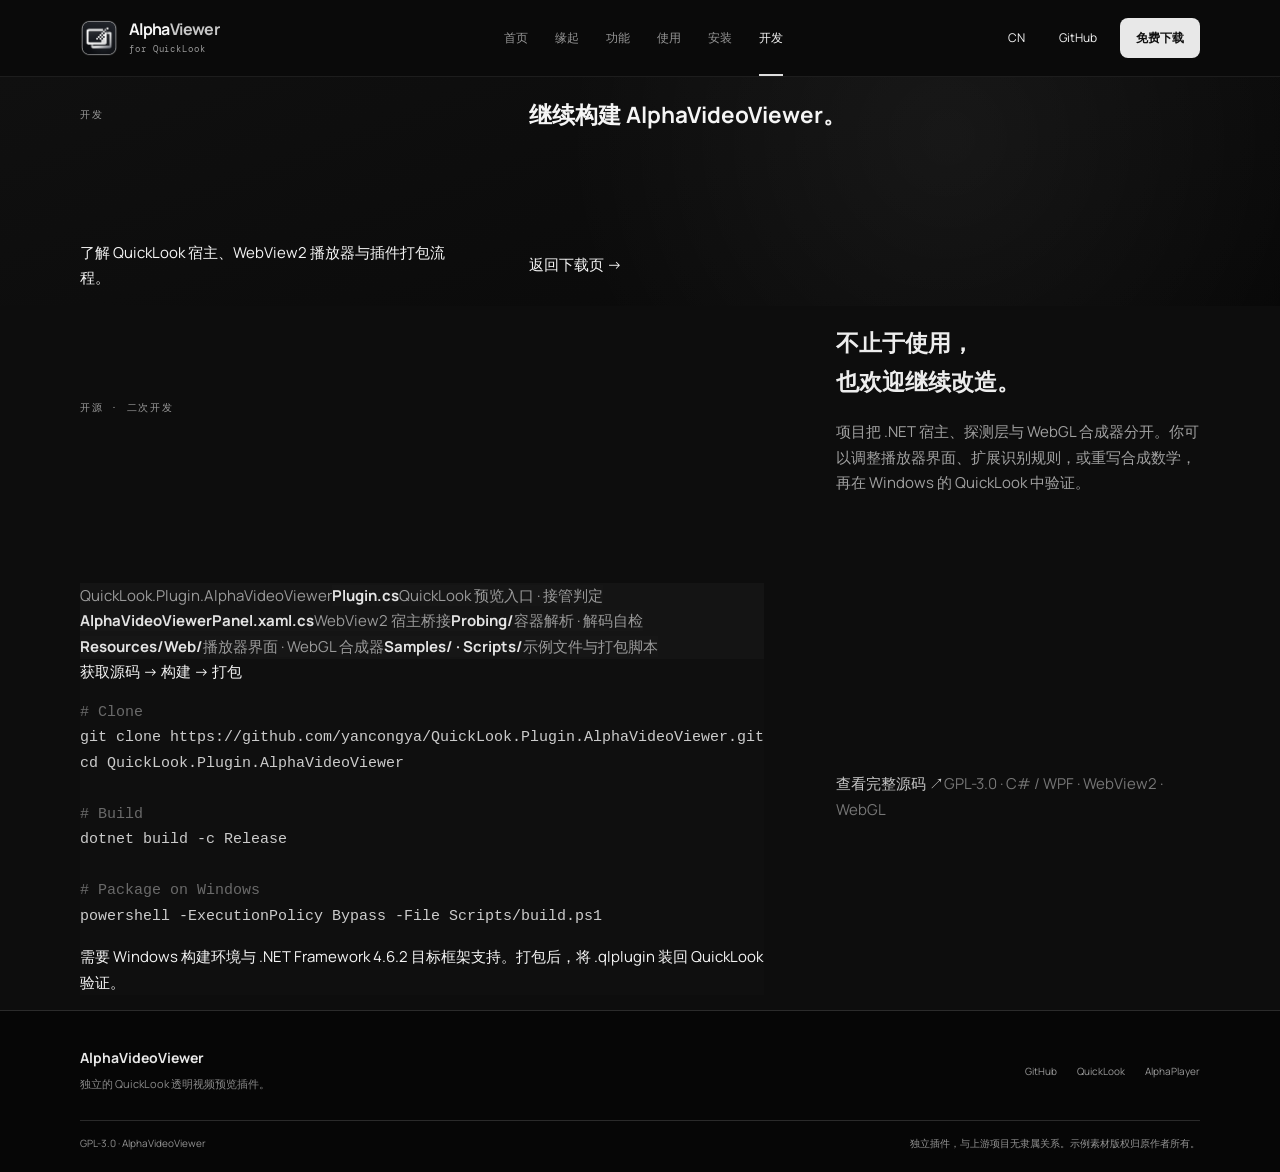
<file: docs/develop.html>
<!doctype html><html lang="zh-CN"><head><meta charset="utf-8"><meta name="viewport" content="width=device-width,initial-scale=1"><meta name="description" content="AlphaVideoViewer 开源结构、构建和二次开发说明。"><title>开发 · AlphaVideoViewer</title><link rel="icon" type="image/png" href="./assets/alpha-logo-mono.png"><link rel="stylesheet" href="./page.css"></head><body class="development-page"><a class="skip-link" href="#content">跳到主要内容</a><div class="fixedHeaderContainer">
  <header class="site-header">
    <a class="site-brand alpha-brand" href="./index.html#top" aria-label="AlphaVideoViewer 首页"><img class="alpha-glyph" src="./assets/alpha-logo-mono.png" width="38" height="38" alt=""><span>Alpha<span class="viewer">Viewer</span><small>for QuickLook</small></span></a>
    <nav class="desktop-nav" aria-label="主导航"><a href="./index.html#top" data-en="Home">首页</a><a href="./index.html#why" data-en="Why">缘起</a><a href="./index.html#features" data-en="Features">功能</a><a href="./index.html#docs" data-en="Use">使用</a><a href="./index.html#install" data-en="Install">安装</a><a href="./develop.html" class="active" aria-current="page" data-en="Develop">开发</a></nav>
    <div class="header-actions"><button id="language" aria-label="Switch to English" type="button">CN</button><a class="github-link" href="https://github.com/yancongya/QuickLook.Plugin.AlphaVideoViewer" target="_blank" rel="noopener">GitHub</a><a class="header-cta" href="./index.html#download" data-en="Free download">免费下载</a><button id="menu" aria-label="展开导航" aria-expanded="false" type="button"><span></span><span></span></button></div>
  </header>
</div>
<div class="navPusher" id="content"><main><section class="development-intro"><div class="story-wrap"><span class="section-eyebrow" data-en="DEVELOPMENT">开发</span><h1 data-en="Build on AlphaVideoViewer.">继续构建 AlphaVideoViewer。</h1><p data-en="Explore the QuickLook host, the WebView2 player, and the packaging workflow.">了解 QuickLook 宿主、WebView2 播放器与插件打包流程。</p><a href="./index.html#download" data-en="Back to download →">返回下载页 →</a></div></section>  <section class="developer-section" id="dev"><div class="story-wrap">
    <span class="section-eyebrow" data-en="OPEN SOURCE · BUILD YOUR OWN">开源 · 二次开发</span><div class="story-heading"><h2 data-en="A previewer you can make your own.">不止于使用，<br>也欢迎继续改造。</h2><p data-en="The project separates the .NET host, the probing layer and the WebGL compositor. You can adjust the player UI, extend the detection rules, or rework the compositing maths, then build and test the plugin on Windows.">项目把 .NET 宿主、探测层与 WebGL 合成器分开。你可以调整播放器界面、扩展识别规则，或重写合成数学，再在 Windows 的 QuickLook 中验证。</p></div>
    <div class="developer-workspace"><div class="source-map"><span class="code-label">QuickLook.Plugin.AlphaVideoViewer</span><a href="https://github.com/yancongya/QuickLook.Plugin.AlphaVideoViewer" target="_blank" rel="noopener"><b>Plugin.cs</b><span data-en="QuickLook viewer entry · CanHandle gate">QuickLook 预览入口 · 接管判定</span></a><a href="https://github.com/yancongya/QuickLook.Plugin.AlphaVideoViewer" target="_blank" rel="noopener"><b>AlphaVideoViewerPanel.xaml.cs</b><span data-en="WebView2 host bridge">WebView2 宿主桥接</span></a><a href="https://github.com/yancongya/QuickLook.Plugin.AlphaVideoViewer/tree/master/Probing" target="_blank" rel="noopener"><b>Probing/</b><span data-en="Container parser · decode self-check">容器解析 · 解码自检</span></a><a href="https://github.com/yancongya/QuickLook.Plugin.AlphaVideoViewer/tree/master/Resources/Web" target="_blank" rel="noopener"><b>Resources/Web/</b><span data-en="Player UI · WebGL compositor">播放器界面 · WebGL 合成器</span></a><a href="https://github.com/yancongya/QuickLook.Plugin.AlphaVideoViewer/tree/master/Samples" target="_blank" rel="noopener"><b>Samples/ · Scripts/</b><span data-en="Test files and packaging">示例文件与打包脚本</span></a></div><div class="build-terminal"><span class="code-label" data-en="CLONE → BUILD → PACKAGE">获取源码 → 构建 → 打包</span><pre><code><span class="code-comment"># Clone</span>
git clone https://github.com/yancongya/QuickLook.Plugin.AlphaVideoViewer.git
cd QuickLook.Plugin.AlphaVideoViewer

<span class="code-comment"># Build</span>
dotnet build -c Release

<span class="code-comment"># Package on Windows</span>
powershell -ExecutionPolicy Bypass -File Scripts/build.ps1</code></pre><p data-en="Requires a Windows build environment and .NET Framework 4.6.2 targeting support. Test the resulting .qlplugin in QuickLook.">需要 Windows 构建环境与 .NET Framework 4.6.2 目标框架支持。打包后，将 .qlplugin 装回 QuickLook 验证。</p></div></div><div class="developer-links"><a href="https://github.com/yancongya/QuickLook.Plugin.AlphaVideoViewer" target="_blank" rel="noopener" data-en="Explore the source ↗">查看完整源码 ↗</a><span>GPL-3.0 · C# / WPF · WebView2 · WebGL</span></div>
  </div></section>
</main><footer class="page-footer"><div class="wrap"><div><strong>AlphaVideoViewer</strong><p data-en="An independent QuickLook plugin for transparent video.">独立的 QuickLook 透明视频预览插件。</p></div><div><a href="https://github.com/yancongya/QuickLook.Plugin.AlphaVideoViewer" target="_blank" rel="noopener">GitHub</a><a href="https://github.com/QL-Win/QuickLook" target="_blank" rel="noopener">QuickLook</a><a href="https://github.com/bytedance/AlphaPlayer" target="_blank" rel="noopener" data-en="AlphaPlayer">AlphaPlayer</a></div></div><div class="wrap footer-fine"><span>GPL-3.0 · AlphaVideoViewer</span><span data-en="An independent plugin, not affiliated with the upstream projects. Sample assets belong to their original authors.">独立插件，与上游项目无隶属关系。示例素材版权归原作者所有。</span></div></footer></div><script type="module" src="./develop.js"></script></body></html>
</file>
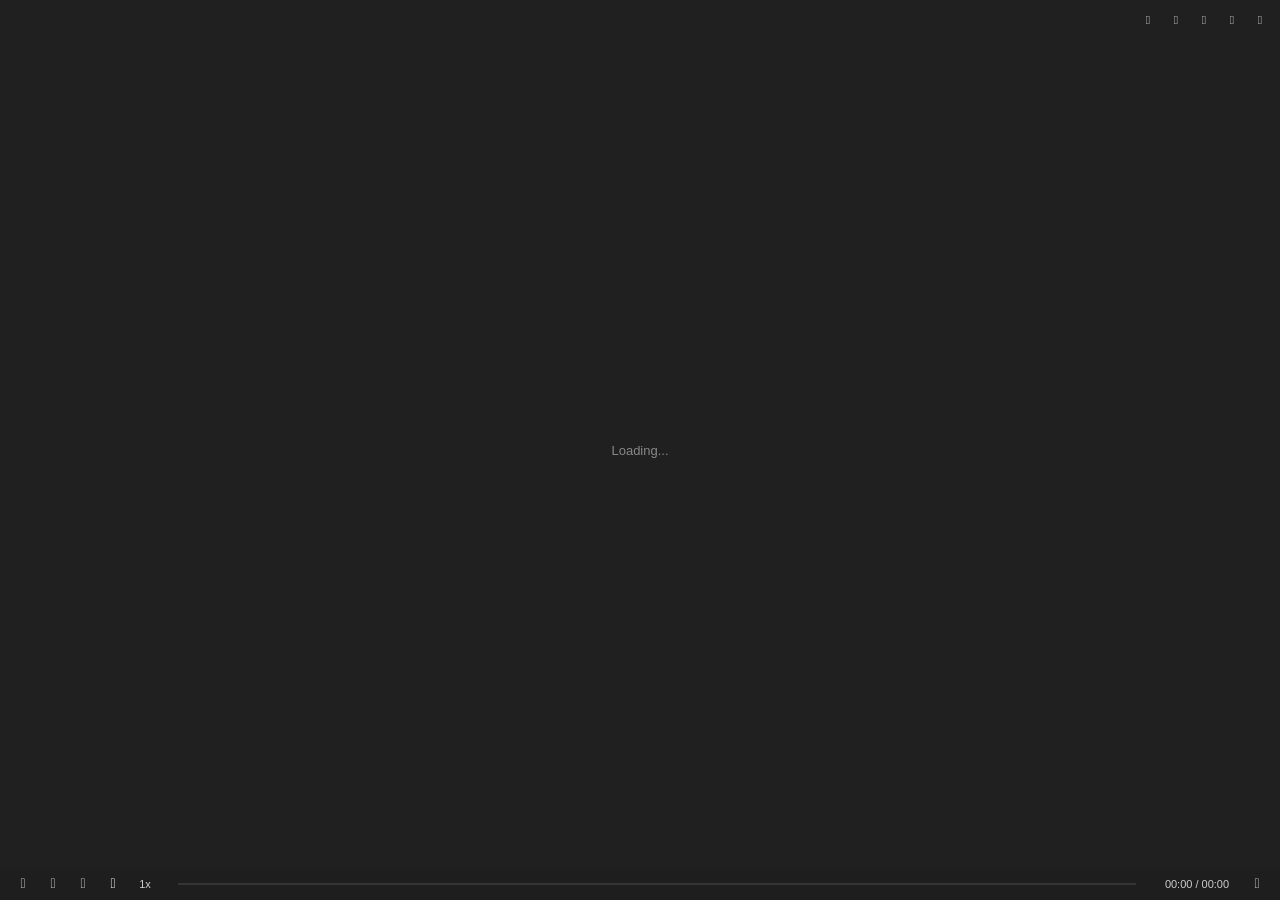
<file: Resources/Web/alpha-player.html>
<!DOCTYPE html>
<html>
<head>
    <meta charset="utf-8">
    <style>
        :root {
            --bg: #202020;
            --fg: #cccccc;
            --fg-alt: #888888;
            --accent: #e0e0e0;
            --control-bg: rgba(30,30,30,0.92);
        }
        * { margin: 0; padding: 0; box-sizing: border-box; }
        html, body {
            width: 100%; height: 100%; overflow: hidden;
            background: var(--bg); font-family: 'Segoe UI', sans-serif;
            user-select: none;
        }
        .icon { font-family: 'Segoe MDL2 Assets', 'Segoe Fluent Icons'; font-size: 14px; }

        #container {
            width: 100%; height: 100%;
            display: flex; align-items: center; justify-content: center;
            position: relative;
        }

        /* Background layer */
        #bgLayer { position: absolute; inset: 0; z-index: 0; }
        #bgLayer.checker {
            background-color: #ffffff;
            background-image:
                linear-gradient(45deg, #e0e0e0 25%, transparent 25%),
                linear-gradient(-45deg, #e0e0e0 25%, transparent 25%),
                linear-gradient(45deg, transparent 75%, #e0e0e0 75%),
                linear-gradient(-45deg, transparent 75%, #e0e0e0 75%);
            background-size: 16px 16px;
            background-position: 0 0, 0 8px, 8px -8px, -8px 0;
        }
        #bgLayer.checker.dark {
            background-color: #2a2a2a;
            background-image:
                linear-gradient(45deg, #333 25%, transparent 25%),
                linear-gradient(-45deg, #333 25%, transparent 25%),
                linear-gradient(45deg, transparent 75%, #333 75%),
                linear-gradient(-45deg, transparent 75%, #333 75%);
        }
        #bgLayer.white { background: #ffffff; }
        #bgLayer.black { background: #000000; }
        #bgLayer.default { background: var(--bg); }

        /* Stage：合成画布 + 源 video 都在此层 */
        #canvasWrap {
            width: 100%; height: 100%;
            position: relative; z-index: 1;
            transform-origin: center center;
            overflow: hidden;
        }
        #srcVideo, #glCanvas {
            position: absolute; inset: 0;
            width: 100%; height: 100%;
            object-fit: contain; background: transparent;
        }
        #srcVideo { visibility: hidden; }
        /* 普通视频模式：直接显示源画面，合成画布让位 */
        #canvasWrap.plain #srcVideo { visibility: visible; }
        #canvasWrap.plain #glCanvas { visibility: hidden; }

        /* Zoom level indicator */
        #zoomInfo {
            position: absolute; top: 50%; left: 50%;
            transform: translate(-50%, -50%);
            background: rgba(80,80,80,0.9); color: #fff;
            padding: 4px 14px; border-radius: 5px;
            font-size: 18px; pointer-events: none;
            opacity: 0; z-index: 20; transition: opacity 0.2s;
        }

        /* Top-right toolbar */
        #topBar {
            position: absolute; top: 8px; right: 8px;
            display: flex; gap: 4px;
            z-index: 25; opacity: 1; transition: opacity 0.3s;
        }
        #topBar.hidden { opacity: 0; pointer-events: none; }
        #topBar .btn {
            width: 24px; height: 24px;
            background: transparent; border: none; color: var(--fg);
            cursor: pointer; display: flex; align-items: center; justify-content: center;
            border-radius: 2px; transition: background 0.1s;
        }
        #topBar .btn:hover { background: rgba(255,255,255,0.1); }
        #topBar .btn.pinned {
            background: rgba(255,255,255,0.16);
            color: #ffffff;
            box-shadow: inset 0 -2px 0 var(--accent);
        }
        #topBar .btn .icon { font-size: 12px; }

        /* Unified Info & Performance overlay (bottom-right transparent panel) */
        #perfOverlay {
            position: absolute; bottom: 42px; right: 12px;
            width: 260px; min-width: 216px; min-height: 168px;
            background: rgba(16,16,16,0.34);
            border: 1px solid rgba(255,255,255,0.12);
            border-radius: 6px; padding: 8px 10px;
            color: var(--fg); font-size: 11px; line-height: 1.5;
            z-index: 18; display: none;
            flex-direction: column; gap: 6px;
            transition: background 0.18s ease, border-color 0.18s ease;
            text-shadow: 0 1px 2px rgba(0,0,0,0.85);
        }
        #perfOverlay.show { display: flex; }
        #perfOverlay:hover, #perfOverlay.interacting {
            background: rgba(16,16,16,0.58);
            border-color: rgba(255,255,255,0.22);
        }
        .perf-resize {
            position: absolute; z-index: 2;
        }
        .perf-resize-nw { top: -3px; left: -3px; width: 10px; height: 10px; cursor: nwse-resize; }
        .perf-resize-w { top: 8px; bottom: 8px; left: -3px; width: 6px; cursor: ew-resize; }
        .perf-resize-n { left: 8px; right: 8px; top: -3px; height: 6px; cursor: ns-resize; }

        .perf-head {
            display: flex; align-items: center; gap: 6px;
            cursor: grab; user-select: none;
            padding-bottom: 4px;
            border-bottom: 1px solid rgba(255,255,255,0.1);
        }
        .perf-head:active { cursor: grabbing; }
        .perf-dot {
            width: 7px; height: 7px; border-radius: 50%;
            background: #6cc644; flex-shrink: 0;
            box-shadow: 0 0 4px rgba(108,198,68,0.6);
        }
        .perf-dot.warn { background: #e0b040; box-shadow: 0 0 4px rgba(224,176,64,0.6); }
        .perf-dot.bad { background: #e05555; box-shadow: 0 0 4px rgba(224,85,85,0.6); }
        .perf-dot.idle { background: #888888; box-shadow: none; }
        .perf-title {
            font-weight: 600; font-size: 11px; color: #f0f0f0;
            flex: 1; white-space: nowrap;
        }
        .perf-copy-btn {
            background: transparent; border: none; color: var(--fg-alt);
            width: 20px; height: 20px; border-radius: 3px; cursor: pointer;
            display: flex; align-items: center; justify-content: center;
            transition: background 0.12s, color 0.12s;
        }
        .perf-copy-btn:hover { background: rgba(255,255,255,0.12); color: #fff; }
        .perf-copy-btn .icon { font-size: 11px; }

        .perf-meta-grid {
            display: grid; grid-template-columns: auto 1fr;
            gap: 1px 10px; align-items: baseline;
        }
        .pm-k { color: rgba(255,255,255,0.68); white-space: nowrap; }
        .pm-v {
            color: #f0f0f0; text-align: right;
            white-space: nowrap; text-overflow: ellipsis;
        }

        .perf-metrics {
            display: grid; grid-template-columns: repeat(2, 1fr);
            gap: 2px 8px; padding-top: 4px;
            border-top: 1px solid rgba(255,255,255,0.1);
            font-variant-numeric: tabular-nums;
        }
        .perf-metric-item { display: flex; justify-content: space-between; gap: 4px; }
        .perf-metric-item .pm-k { font-size: 10px; }
        .perf-metric-item .pm-v { font-size: 10.5px; font-weight: 500; }

        .perf-chart-wrap {
            position: relative; flex: 1 1 40px; min-height: 40px;
            background: rgba(0,0,0,0.22);
            border-radius: 4px; overflow: hidden;
            border: 1px solid rgba(255,255,255,0.08);
        }
        #perfChart {
            position: absolute; inset: 0;
            width: 100%; height: 100%; display: block;
        }
        .perf-chart-tip {
            position: absolute; top: 2px; left: 5px;
            font-size: 10px; color: #f0f0f0; pointer-events: none;
            font-variant-numeric: tabular-nums;
            opacity: 0; transition: opacity 0.12s;
        }
        .perf-chart-tip.show { opacity: 1; }

        /* Color picker popup */
        #colorPicker {
            position: absolute; top: 36px; right: 8px;
            background: var(--control-bg);
            padding: 8px; border-radius: 4px;
            display: none; z-index: 28;
            flex-direction: column; gap: 6px;
        }
        #colorPicker.show { display: flex; }
        #colorPicker input[type="color"] {
            width: 100%; height: 28px; border: none;
            cursor: pointer; background: transparent;
        }
        .colorSwatches { display: flex; gap: 4px; }
        .swatch {
            width: 20px; height: 20px; border: 1px solid rgba(255,255,255,0.2);
            cursor: pointer; border-radius: 2px;
        }
        .swatch:hover { border-color: var(--fg); }

        /* Dropdown menus (mode / alpha side) */
        .dropMenu {
            position: absolute; top: 36px; right: 8px;
            min-width: 138px;
            background: var(--control-bg);
            padding: 4px 0; border-radius: 4px;
            display: none; z-index: 28;
        }
        .dropMenu.show { display: block; }
        .dropMenu .mode-head {
            padding: 6px 10px 2px;
            color: var(--fg-alt); font-size: 11px; opacity: 0.8;
            user-select: none; white-space: nowrap;
        }
        .dropMenu .mode-item {
            display: flex; align-items: center;
            padding: 6px 10px; cursor: pointer;
            color: var(--fg); font-size: 12px; white-space: nowrap;
        }
        .dropMenu .mode-item:hover { background: rgba(255,255,255,0.1); }
        .dropMenu .mode-item .mi-check {
            margin-left: auto; padding-left: 12px;
            font-size: 12px; visibility: hidden;
        }
        .dropMenu .mode-item.checked .mi-check { visibility: visible; }
        .dropMenu .mode-item.disabled { opacity: 0.4; cursor: default; }
        .dropMenu .mode-item.disabled:hover { background: transparent; }

        /* Control bar */
        #controls {
            position: absolute; bottom: 0; left: 0; right: 0;
            height: 32px; background: var(--control-bg);
            display: flex; align-items: center; padding: 0 8px;
            opacity: 1; transition: opacity 0.3s ease; z-index: 25;
        }
        #controls.hidden { opacity: 0; pointer-events: none; }

        .btn {
            background: transparent; border: none; color: var(--fg);
            width: 30px; height: 30px; cursor: pointer;
            display: flex; align-items: center; justify-content: center;
            border-radius: 4px; transition: all 0.15s; flex-shrink: 0;
            position: relative;
        }
        .btn:hover { background: rgba(255,255,255,0.1); }
        .btn:active { background: rgba(255,255,255,0.15); }
        .btn.active { color: #ffffff; }
        .btn.pinned {
            background: rgba(255,255,255,0.16);
            color: #ffffff;
            box-shadow: inset 0 -2px 0 var(--accent);
        }
        #btnSpeed {
            width: auto; min-width: 34px; padding: 0 6px;
            font-size: 11px; font-weight: 500;
            font-variant-numeric: tabular-nums;
        }

        /* Progress bar */
        #progressWrap {
            flex: 1; height: 10px; margin: 0 6px;
            position: relative; cursor: pointer;
            display: flex; align-items: center;
        }
        #progressBg {
            position: absolute; left: 10px; right: 10px;
            height: 1px; background: rgba(255,255,255,0.2);
            top: 50%; transform: translateY(-50%);
        }
        #progressFill {
            position: absolute; left: 10px; width: 0;
            height: 1px; background: var(--fg);
            top: 50%; transform: translateY(-50%);
        }
        #progressThumb {
            position: absolute; left: 10px;
            width: 10px; height: 10px;
            border: 1px solid var(--fg); border-radius: 50%;
            background: transparent;
            top: 50%; transform: translate(-50%, -50%);
            opacity: 0; transition: opacity 0.15s, background 0.15s; z-index: 2;
        }
        #progressWrap:hover #progressThumb { opacity: 1; }
        #progressWrap.dragging #progressThumb { opacity: 1; background: var(--fg); }
        #progressWrap:hover #progressFill { height: 2px; }
        #progressWrap:hover #progressBg { height: 2px; }

        #time {
            color: var(--fg); font-size: 11px;
            font-family: 'Segoe UI', sans-serif;
            min-width: 90px; text-align: center;
            flex-shrink: 0; white-space: nowrap;
        }

        /* Volume slider */
        #volumeLayer {
            position: absolute; bottom: 32px; right: 8px;
            width: 130px; height: 32px;
            background: var(--control-bg);
            display: flex; align-items: center; justify-content: center;
            opacity: 0; pointer-events: none;
            transition: opacity 0.15s; z-index: 26;
        }
        #volumeLayer.show { opacity: 1; pointer-events: auto; }
        #volumeSlider {
            width: 110px; height: 4px;
            -webkit-appearance: none; appearance: none;
            background: rgba(255,255,255,0.2); outline: none;
            border-radius: 2px; cursor: pointer;
        }
        #volumeSlider::-webkit-slider-thumb {
            -webkit-appearance: none; width: 10px; height: 10px;
            background: var(--fg); border-radius: 50%; cursor: pointer;
        }

        #status {
            position: absolute; top: 50%; left: 50%;
            transform: translate(-50%, -50%);
            color: var(--fg-alt); font-size: 13px; z-index: 2;
        }

        /* Toast notification */
        #toast {
            position: absolute; bottom: 44px; left: 50%;
            transform: translateX(-50%);
            background: rgba(80,80,80,0.95); color: #fff;
            padding: 6px 16px; border-radius: 4px;
            font-size: 12px; pointer-events: none;
            opacity: 0; z-index: 30; transition: opacity 0.3s;
        }
        #toast.show { opacity: 1; }
    </style>
</head>
<body>
    <div id="container">
        <div id="bgLayer" class="default"></div>
        <div id="canvasWrap">
            <video id="srcVideo" crossorigin="anonymous" muted playsinline></video>
        </div>
        <div id="zoomInfo"></div>
        <div id="toast"></div>

        <!-- Top-right toolbar -->
        <div id="topBar">
            <button class="btn" id="btnMeta" title="信息与性能">
                <span class="icon">&#xE946;</span>
            </button>
            <button class="btn" id="btnFlip" title="切换拼接方式">
                <span class="icon">&#xE8AB;</span>
            </button>
            <button class="btn" id="btnMode" title="预览模式">
                <span class="icon">&#xE70D;</span>
            </button>
            <button class="btn" id="btnSave" title="保存当前帧为 PNG">
                <span class="icon">&#xE74E;</span>
            </button>
            <button class="btn" id="btnBg" title="切换背景">
                <span class="icon">&#xEF1F;</span>
            </button>
        </div>
        <div id="modeMenu" class="dropMenu">
            <div class="mode-item" data-mode="auto"><span class="mi-label">自动</span><span class="mi-check">&#xE73E;</span></div>
            <div class="mode-item" data-mode="alpha"><span class="mi-label">透明合成</span><span class="mi-check">&#xE73E;</span></div>
            <div class="mode-item" data-mode="alphaOnly"><span class="mi-label">仅 Alpha 遮罩</span><span class="mi-check">&#xE73E;</span></div>
            <div class="mode-item" data-mode="video"><span class="mi-label">普通视频</span><span class="mi-check">&#xE73E;</span></div>
        </div>
        <div id="sideMenu" class="dropMenu">
            <div class="mode-head mi-label">Alpha 位置</div>
            <div class="mode-item" data-side="auto"><span class="mi-label">自动识别</span><span class="mi-check">&#xE73E;</span></div>
            <div class="mode-head mi-label">半幅拼接</div>
            <div class="mode-item" data-side="left"><span class="mi-label">左</span><span class="mi-check">&#xE73E;</span></div>
            <div class="mode-item" data-side="right"><span class="mi-label">右</span><span class="mi-check">&#xE73E;</span></div>
            <div class="mode-item" data-side="top"><span class="mi-label">上</span><span class="mi-check">&#xE73E;</span></div>
            <div class="mode-item" data-side="bottom"><span class="mi-label">下</span><span class="mi-check">&#xE73E;</span></div>
            <div class="mode-item" data-side="nextvap"><span class="mi-label">下一个四分幅候选</span><span class="mi-check">&#xE73E;</span></div>
        </div>

        <!-- Unified bottom-right Info & Performance overlay -->
        <div id="perfOverlay">
            <div class="perf-resize perf-resize-nw" data-edge="nw"></div>
            <div class="perf-resize perf-resize-w" data-edge="w"></div>
            <div class="perf-resize perf-resize-n" data-edge="n"></div>
            <div class="perf-head" id="perfHead">
                <span class="perf-dot idle" id="perfDot"></span>
                <span class="perf-title" id="perfTitle">信息与性能</span>
                <button class="perf-copy-btn" id="btnCopyMeta" title="复制信息摘要">
                    <span class="icon">&#xE8C8;</span>
                </button>
            </div>
            <div class="perf-meta-grid" id="perfMetaGrid"></div>
            <div class="perf-metrics" id="perfMetrics">
                <div class="perf-metric-item"><span class="pm-k" id="lblFps">帧率</span><span class="pm-v" id="valFps">-</span></div>
                <div class="perf-metric-item"><span class="pm-k" id="lblFrameTime">帧耗时</span><span class="pm-v" id="valFrameTime">-</span></div>
                <div class="perf-metric-item"><span class="pm-k" id="lblAvg">均值</span><span class="pm-v" id="valAvg">-</span></div>
                <div class="perf-metric-item"><span class="pm-k" id="lblMinMax">最小/最大</span><span class="pm-v" id="valMinMax">-</span></div>
            </div>
            <div class="perf-chart-wrap" id="perfChartWrap">
                <canvas id="perfChart"></canvas>
                <div class="perf-chart-tip" id="perfChartTip"></div>
            </div>
        </div>

        <div id="colorPicker">
            <div class="colorSwatches">
                <div class="swatch" data-bg="default" style="background:var(--bg)" title="默认"></div>
                <div class="swatch" data-bg="checker" style="background:repeating-conic-gradient(#e0e0e0 0% 25%, #fff 0% 50%) 50%/8px 8px" title="棋盘格"></div>
                <div class="swatch" data-bg="white" style="background:#fff" title="白色"></div>
                <div class="swatch" data-bg="black" style="background:#000" title="黑色"></div>
            </div>
            <input type="color" id="customColor" value="#202020" title="自定义颜色">
        </div>

        <div id="controls">
            <button class="btn" id="btnPrevFrame" title="上一帧">
                <span class="icon">&#xE892;</span>
            </button>
            <button class="btn" id="btnPlayPause" title="播放 / 暂停">
                <span class="icon">&#xE768;</span>
            </button>
            <button class="btn" id="btnNextFrame" title="下一帧">
                <span class="icon">&#xE893;</span>
            </button>
            <button class="btn active" id="btnLoop" title="循环">
                <span class="icon">&#xE777;</span>
            </button>
            <button class="btn" id="btnSpeed" title="倍速">1x</button>
            <div id="progressWrap">
                <div id="progressBg"></div>
                <div id="progressFill"></div>
                <div id="progressThumb"></div>
            </div>
            <span id="time">00:00 / 00:00</span>
            <button class="btn" id="btnMute" title="音量">
                <span class="icon" id="volumeIcon">&#xE74F;</span>
            </button>
        </div>
        <div id="volumeLayer">
            <input type="range" id="volumeSlider" min="0" max="100" value="0" step="1">
        </div>
        <div id="status">加载中...</div>
    </div>

    <script>
    (function() {
        // --- i18n: read from C# Translations.config ---
        var _defaultT = {
            'BTN_PlayPause': {zh:'播放 / 暂停 (Space)',en:'Play / Pause (Space)'},
            'BTN_PrevFrame': {zh:'上一帧 (←)',en:'Previous frame (←)'},
            'BTN_NextFrame': {zh:'下一帧 (→)',en:'Next frame (→)'},
            'BTN_Loop': {zh:'循环',en:'Loop'},
            'BTN_Volume': {zh:'音量',en:'Volume'},
            'BTN_Meta': {zh:'信息与性能',en:'Info & Performance'},
            'BTN_Flip': {zh:'切换拼接方式',en:'Change packing'},
            'BTN_Mode': {zh:'切换预览模式',en:'Preview mode'},
            'BTN_Save': {zh:'保存当前帧为 PNG (Ctrl+C 复制)',en:'Save current frame as PNG (Ctrl+C copy)'},
            'BTN_CopyMeta': {zh:'复制信息摘要',en:'Copy summary'},
            'BTN_Background': {zh:'切换背景',en:'Background'},
            'BG_Default': {zh:'默认',en:'Default'},
            'BG_Checker': {zh:'棋盘格',en:'Checkerboard'},
            'BG_White': {zh:'白色',en:'White'},
            'BG_Black': {zh:'黑色',en:'Black'},
            'BG_Custom': {zh:'自定义颜色',en:'Custom color'},
            'STATUS_Loading': {zh:'加载中...',en:'Loading...'},
            'STATUS_Decoding': {zh:'解码中...',en:'Decoding...'},
            'STATUS_Playing': {zh:'',en:''},
            'STATUS_Error': {zh:'错误',en:'Error'},
            'META_Display': {zh:'显示尺寸',en:'Display'},
            'META_Source': {zh:'源视频',en:'Source'},
            'META_FileSize': {zh:'文件大小',en:'File size'},
            'META_Layout': {zh:'拼接方式',en:'Layout'},
            'META_AlphaSide': {zh:'Alpha 位置',en:'Alpha side'},
            'META_Duration': {zh:'时长',en:'Duration'},
            'META_Mode': {zh:'预览模式',en:'Mode'},
            'META_Confidence': {zh:'自检',en:'Self-check'},
            'META_Vapx': {zh:'VAPX 融合',en:'VAPX'},
            'MODE_Auto': {zh:'自动',en:'Auto'},
            'MODE_Alpha': {zh:'透明合成',en:'Alpha'},
            'MODE_AlphaOnly': {zh:'仅 Alpha 遮罩',en:'Alpha mask only'},
            'MODE_Video': {zh:'普通视频',en:'Plain video'},
            'PACK_Half': {zh:'半幅拼接',en:'Half'},
            'PACK_Vap': {zh:'四分幅拼接',en:'Quarter mask'},
            'PACK_Vapc': {zh:'VAP 元数据',en:'VAP metadata'},
            'AUTO_Confirmed': {zh:'已确认拼接',en:'Split confirmed'},
            'AUTO_Metadata': {zh:'vapc 元数据（官方对位）',en:'vapc metadata (official)'},
            'AUTO_NotSplit': {zh:'不像拼接素材，已切普通视频',en:'Not split, plain video'},
            'AUTO_Failed': {zh:'未能判定，保持当前',en:'Inconclusive'},
            'AUTO_Skipped': {zh:'未判定（手动指定）',en:'Not checked'},
            'SIDE_Left': {zh:'左',en:'Left'},
            'SIDE_Right': {zh:'右',en:'Right'},
            'SIDE_Top': {zh:'上',en:'Top'},
            'SIDE_Bottom': {zh:'下',en:'Bottom'},
            'SIDE_Auto': {zh:'自动识别',en:'Auto detect'},
            'SIDE_NextVap': {zh:'下一个四分幅候选',en:'Next quarter-mask candidate'},
            'TOAST_Saved': {zh:'已保存 PNG',en:'Saved PNG'},
            'TOAST_Copied': {zh:'已复制',en:'Copied'},
            'TOAST_SaveFailed': {zh:'保存失败',en:'Save failed'},
            'OPT_Speed': {zh:'倍速',en:'Speed'},
            'PERF_Title': {zh:'信息与性能',en:'Info & Performance'},
            'PERF_FPS': {zh:'帧率',en:'FPS'},
            'PERF_FrameTime': {zh:'帧耗时',en:'Frame Time'},
            'PERF_Avg': {zh:'均值',en:'Avg'},
            'PERF_Min': {zh:'最小',en:'Min'},
            'PERF_Max': {zh:'最大',en:'Max'},
            'PERF_Budget': {zh:'预算',en:'Budget'}
        };
        var lang = (navigator.language || 'zh').startsWith('zh') ? 'zh' : 'en';
        var _t = _defaultT;
        function T(key) { var v = _t[key]; return v ? (v[lang] || v.zh || '') : key; }

        var statusEl = document.getElementById('status');
        var stage = document.getElementById('canvasWrap');
        var srcVideo = document.getElementById('srcVideo');
        var bgLayer = document.getElementById('bgLayer');
        var controls = document.getElementById('controls');
        var topBar = document.getElementById('topBar');
        var btnPrevFrame = document.getElementById('btnPrevFrame');
        var btnPlay = document.getElementById('btnPlayPause');
        var btnNextFrame = document.getElementById('btnNextFrame');
        var btnLoop = document.getElementById('btnLoop');
        var btnSpeed = document.getElementById('btnSpeed');
        var btnMute = document.getElementById('btnMute');
        var btnBg = document.getElementById('btnBg');
        var btnMeta = document.getElementById('btnMeta');
        var btnFlip = document.getElementById('btnFlip');
        var btnMode = document.getElementById('btnMode');
        var btnSave = document.getElementById('btnSave');
        var modeMenu = document.getElementById('modeMenu');
        var modeMenuOpen = false;
        var MODE_KEYS = ['MODE_Auto', 'MODE_Alpha', 'MODE_AlphaOnly', 'MODE_Video'];
        var sideMenu = document.getElementById('sideMenu');
        var sideMenuOpen = false;
        var SIDE_KEYS = ['META_AlphaSide', 'SIDE_Auto', 'PACK_Half',
                         'SIDE_Left', 'SIDE_Right', 'SIDE_Top', 'SIDE_Bottom', 'SIDE_NextVap'];
        var perfOverlay = document.getElementById('perfOverlay');
        var perfHead = document.getElementById('perfHead');
        var perfDot = document.getElementById('perfDot');
        var perfTitle = document.getElementById('perfTitle');
        var btnCopyMeta = document.getElementById('btnCopyMeta');
        var perfMetaGrid = document.getElementById('perfMetaGrid');
        var perfChart = document.getElementById('perfChart');
        var perfChartWrap = document.getElementById('perfChartWrap');
        var perfChartTip = document.getElementById('perfChartTip');
        var valFps = document.getElementById('valFps');
        var valFrameTime = document.getElementById('valFrameTime');
        var valAvg = document.getElementById('valAvg');
        var valMinMax = document.getElementById('valMinMax');
        var colorPicker = document.getElementById('colorPicker');
        var customColor = document.getElementById('customColor');
        var volumeIcon = document.getElementById('volumeIcon');
        var volumeLayer = document.getElementById('volumeLayer');
        var volumeSlider = document.getElementById('volumeSlider');
        var progressWrap = document.getElementById('progressWrap');
        var progressFill = document.getElementById('progressFill');
        var progressThumb = document.getElementById('progressThumb');
        var timeEl = document.getElementById('time');
        var toastEl = document.getElementById('toast');
        var zoomInfoEl = document.getElementById('zoomInfo');

        var compositor = null, blobUrl = null;
        var isPlaying = false, isLooping = true, isDragging = false;
        var duration = 0, fileSize = 0, isVapx = false;
        var hideTimer = null;
        var rawW = 0, rawH = 0;          // 探测到的 tkhd 尺寸，仅信息展示
        var vw = 0, vh = 0;              // 实际解码帧尺寸
        // auto = 由像素自检决定合成/退回普通视频；alpha / alphaOnly / video = 用户锁定
        var viewMode = 'auto', autoChecked = false, autoNote = '';
        // 当前生效的拼接方案
        var candidates = [], current = null, lastScores = null;
        // 宿主下发的 vapc 元数据（腾讯 VAP 官方对位坐标，已归一化）；非 null 时跳过像素自检
        var hostVapc = null;
        var SPEEDS = [0.5, 1, 1.5, 2];
        var speedIdx = 1;

        window.applyI18n = function() {
            lang = window.__lang || lang;
            _t = Object.assign({}, _defaultT, window.__translations || {});
            btnPrevFrame.title = T('BTN_PrevFrame');
            btnPlay.title = T('BTN_PlayPause');
            btnNextFrame.title = T('BTN_NextFrame');
            btnLoop.title = T('BTN_Loop');
            btnSpeed.title = T('OPT_Speed') + ' (' + SPEEDS[speedIdx] + 'x)';
            btnMute.title = T('BTN_Volume');
            btnMeta.title = T('BTN_Meta');
            btnFlip.title = T('BTN_Flip');
            btnMode.title = T('BTN_Mode');
            btnSave.title = T('BTN_Save');
            btnCopyMeta.title = T('BTN_CopyMeta');
            perfTitle.textContent = T('PERF_Title');
            document.getElementById('lblFps').textContent = T('PERF_FPS');
            document.getElementById('lblFrameTime').textContent = T('PERF_FrameTime');
            document.getElementById('lblAvg').textContent = T('PERF_Avg');
            document.getElementById('lblMinMax').textContent = T('PERF_Min') + '/' + T('PERF_Max');
            var mi = modeMenu.querySelectorAll('.mode-item');
            for (var i = 0; i < mi.length; i++)
                mi[i].querySelector('.mi-label').textContent = T(MODE_KEYS[i]);
            var si = sideMenu.querySelectorAll('.mi-label');
            for (var j = 0; j < si.length; j++)
                si[j].textContent = T(SIDE_KEYS[j]);
            btnBg.title = T('BTN_Background');
            document.querySelector('.swatch[data-bg="default"]').title = T('BG_Default');
            document.querySelector('.swatch[data-bg="checker"]').title = T('BG_Checker');
            document.querySelector('.swatch[data-bg="white"]').title = T('BG_White');
            document.querySelector('.swatch[data-bg="black"]').title = T('BG_Black');
            customColor.title = T('BG_Custom');
            statusEl.textContent = T('STATUS_Loading');
            updateModeBtn();
            updateInfo();
            if (metaPinned || perfOverlay.classList.contains('show')) updateMetaPanel();
        };
        applyI18n();

        // 默认约定 Alpha 素材无声：初始静音
        var volume = 0;
        var isMuted = true;

        var ICON_PLAY = '\uE768';
        var ICON_PAUSE = '\uE769';
        var ICON_LOOP_OFF = '\uE8D8';
        var ICON_LOOP_ON = '\uE777';
        var ICON_VOL3 = '\uE767';
        var ICON_VOL2 = '\uE994';
        var ICON_VOL1 = '\uE993';
        var ICON_VOL0 = '\uE74F';

        // --- Toast ---
        var toastTimer = null;
        function showToast(msg) {
            toastEl.textContent = msg;
            toastEl.classList.add('show');
            if (toastTimer) clearTimeout(toastTimer);
            toastTimer = setTimeout(function() { toastEl.classList.remove('show'); }, 1500);
        }

        // --- 拼接方案：两块「源矩形」，帧归一化 [x, y, w, h] ---
        // half：长边切两半，两半同尺寸（字节 AlphaPlayer / 传统 RGB+Alpha）
        // vap ：主区占一半，遮罩占另一半里的一个四分块（恒为主区 1/2 分辨率）
        var QUAD_KEYS = ['tl', 'tr', 'bl', 'br'];
        var QUAD_LABEL = {
            tl: ['左上', 'Top-left'], tr: ['右上', 'Top-right'],
            bl: ['左下', 'Bottom-left'], br: ['右下', 'Bottom-right']
        };
        var HALF_LABEL = { left: 'SIDE_Left', right: 'SIDE_Right', top: 'SIDE_Top', bottom: 'SIDE_Bottom' };

        // 每块候选记两份位置：rgbKey = 画面所在半区，maskKey = 遮罩所在半区
        function halves(split) {
            return split === 'lr'
                ? [{ rgb: [0, 0, 0.5, 1], alpha: [0.5, 0, 0.5, 1], rgbKey: 'left', maskKey: 'right' },
                   { rgb: [0.5, 0, 0.5, 1], alpha: [0, 0, 0.5, 1], rgbKey: 'right', maskKey: 'left' }]
                : [{ rgb: [0, 0, 1, 0.5], alpha: [0, 0.5, 1, 0.5], rgbKey: 'top', maskKey: 'bottom' },
                   { rgb: [0, 0.5, 1, 0.5], alpha: [0, 0, 1, 0.5], rgbKey: 'bottom', maskKey: 'top' }];
        }

        // split 线是竖向（lr）还是横向（tb）
        // 主区占一个半区，遮罩占另一半里的一个四分块（恒为主区 1/2 分辨率）
        function vapCandidates(split) {
            var out = [];
            var pairs = split === 'lr'
                ? [{ rgb: [0, 0, 0.5, 1], other: [0.5, 0, 0.5, 1], rgbKey: 'left', maskHalf: 'right' },
                   { rgb: [0.5, 0, 0.5, 1], other: [0, 0, 0.5, 1], rgbKey: 'right', maskHalf: 'left' }]
                : [{ rgb: [0, 0, 1, 0.5], other: [0, 0.5, 1, 0.5], rgbKey: 'top', maskHalf: 'bottom' },
                   { rgb: [0, 0.5, 1, 0.5], other: [0, 0, 1, 0.5], rgbKey: 'bottom', maskHalf: 'top' }];
            for (var m = 0; m < pairs.length; m++) {
                var o = pairs[m].other;
                for (var i = 0; i < QUAD_KEYS.length; i++) {
                    var q = QUAD_KEYS[i];
                    var qx = o[0] + (q === 'tr' || q === 'br' ? o[2] / 2 : 0);
                    var qy = o[1] + (q === 'bl' || q === 'br' ? o[3] / 2 : 0);
                    out.push({
                        pack: 'vap', split: split,
                        main: pairs[m].rgbKey, maskHalf: pairs[m].maskHalf, quad: q,
                        rgb: pairs[m].rgb, alpha: [qx, qy, o[2] / 2, o[3] / 2]
                    });
                }
            }
            return out;
        }

        function halfCandidates(split) {
            return halves(split).map(function(h) {
                return {
                    pack: 'half', split: split,
                    main: h.rgbKey, maskHalf: h.maskKey, quad: null,
                    rgb: h.rgb, alpha: h.alpha
                };
            });
        }

        // 两种切分方向都试：真实素材常见「主体只占画布一角 + 大块黑边」，
        // 只按长边切会漏掉（例：750x814 的 VAP 其实是左右半 + 上下黑边）
        function buildCandidates() {
            if (vw === 0 || vh === 0) return [];
            var out = [];
            out = out.concat(halfCandidates('lr'), halfCandidates('tb'));
            out = out.concat(vapCandidates('lr'), vapCandidates('tb'));
            for (var i = 0; i < out.length; i++)
                out[i].weight = out[i].pack === 'half' ? 1 : 0.98;
            return out;
        }

        function packLabel(c) {
            if (!c) return '-';
            if (c.pack === 'vapc') return T('PACK_Vapc');
            return c.pack === 'half' ? T('PACK_Half') : T('PACK_Vap');
        }
        function sideLabel(c) {
            if (!c || c.pack === 'vapc') return '-';   // vapc 对位由元数据决定，无「Alpha 在哪半区」概念
            var base = T(HALF_LABEL[c.maskHalf]);
            if (c.pack === 'half' || !c.quad) return base;
            var q = QUAD_LABEL[c.quad];
            return base + (lang === 'zh' ? '·' + q[0] : ' · ' + q[1]);
        }
        function splitLabel(c) {
            if (!c || !c.split) return '-';
            return c.split === 'lr' ? T('SIDE_Left') + '/' + T('SIDE_Right')
                                    : T('SIDE_Top') + '/' + T('SIDE_Bottom');
        }

        // --- Unified Info & Performance Overlay ---
        function formatBytes(bytes) {
            if (!bytes || bytes <= 0) return '-';
            if (bytes < 1024) return bytes + ' B';
            if (bytes < 1024 * 1024) return (bytes / 1024).toFixed(1) + ' KB';
            return (bytes / (1024 * 1024)).toFixed(2) + ' MB';
        }
        function visibleSize() {
            if (!current || !current.outRect) return '-';
            return current.outRect[0] + '\u00d7' + current.outRect[1];
        }
        function displaySize() { return visibleSize(); }
        function modeLabel() {
            return viewMode === 'auto' ? T('MODE_Auto')
                 : viewMode === 'alphaOnly' ? T('MODE_AlphaOnly')
                 : viewMode === 'video' ? T('MODE_Video') : T('MODE_Alpha');
        }
        function updateMetaPanel() {
            var dur = duration ? duration.toFixed(2) + 's' : '-';
            var srcDim = rawW ? Math.round(rawW) + '\u00d7' + Math.round(rawH) : (vw ? vw + '\u00d7' + vh : '-');
            var layoutText = packLabel(current) + ' · ' + splitLabel(current);
            if (isVapx) layoutText += ' (VAPX)';
            var rows = [
                [T('META_Display'), displaySize()],
                [T('META_Source'), srcDim],
                [T('META_FileSize'), formatBytes(fileSize)],
                [T('META_Layout'), layoutText],
                [T('META_AlphaSide'), sideLabel(current)],
                [T('META_Mode'), modeLabel()],
                [T('META_Confidence'), autoChecked ? (autoNote || T('AUTO_Confirmed')) : T('AUTO_Skipped')],
                [T('META_Duration'), dur]
            ];
            var html = '';
            for (var i = 0; i < rows.length; i++) {
                html += '<span class="pm-k">' + rows[i][0] + '</span><span class="pm-v">' + rows[i][1] + '</span>';
            }
            perfMetaGrid.innerHTML = html;
        }

        // Performance sampling & waveform chart
        var PERF_CAP = 60;
        var perfSamples = [];
        var perfLastTick = 0;
        var perfHoveredIdx = -1;
        var perfDrawScheduled = false;

        function resetPerfStats() {
            perfSamples = [];
            perfLastTick = 0;
            perfHoveredIdx = -1;
            valFps.textContent = '-';
            valFrameTime.textContent = '-';
            valAvg.textContent = '-';
            valMinMax.textContent = '-';
            perfDot.className = 'perf-dot idle';
            perfChartTip.classList.remove('show');
            drawPerfChart();
        }

        function recordFrameStat(dt) {
            if (!(dt > 0) || dt > 1000) return;
            perfSamples.push(dt);
            if (perfSamples.length > PERF_CAP) perfSamples.shift();
            var now = performance.now();
            if (now - perfLastTick < 120 && perfSamples.length > 2) {
                schedulePerfDraw();
                return;
            }
            perfLastTick = now;
            var sum = 0, mn = Infinity, mx = 0;
            for (var i = 0; i < perfSamples.length; i++) {
                var v = perfSamples[i];
                sum += v;
                if (v < mn) mn = v;
                if (v > mx) mx = v;
            }
            var avg = sum / perfSamples.length;
            var fps = avg > 0 ? Math.min(240, 1000 / avg) : 0;
            valFps.textContent = fps.toFixed(1);
            valFrameTime.textContent = dt.toFixed(1) + ' ms';
            valAvg.textContent = avg.toFixed(1) + ' ms';
            valMinMax.textContent = mn.toFixed(1) + '/' + mx.toFixed(1);
            if (!isPlaying && viewMode !== 'video') {
                perfDot.className = 'perf-dot idle';
            } else if (avg <= 20) {
                perfDot.className = 'perf-dot';
            } else if (avg <= 36) {
                perfDot.className = 'perf-dot warn';
            } else {
                perfDot.className = 'perf-dot bad';
            }
            schedulePerfDraw();
        }

        function schedulePerfDraw() {
            if (perfDrawScheduled) return;
            perfDrawScheduled = true;
            requestAnimationFrame(function() {
                perfDrawScheduled = false;
                if (perfOverlay.classList.contains('show')) drawPerfChart();
            });
        }

        function drawPerfChart() {
            var rect = perfChartWrap.getBoundingClientRect();
            var w = Math.max(10, Math.floor(rect.width));
            var h = Math.max(10, Math.floor(rect.height));
            var dpr = Math.min(2, window.devicePixelRatio || 1);
            if (perfChart.width !== w * dpr || perfChart.height !== h * dpr) {
                perfChart.width = w * dpr;
                perfChart.height = h * dpr;
            }
            var ctx = perfChart.getContext('2d');
            ctx.setTransform(dpr, 0, 0, dpr, 0, 0);
            ctx.clearRect(0, 0, w, h);

            var budget = 16.67;
            var maxVal = budget * 2;
            for (var i = 0; i < perfSamples.length; i++) {
                if (perfSamples[i] > maxVal) maxVal = perfSamples[i];
            }
            // Frame budget reference line (16.67ms)
            var refY = Math.round(h - (budget / maxVal) * (h - 6)) - 2;
            ctx.save();
            ctx.strokeStyle = 'rgba(255,255,255,0.28)';
            ctx.setLineDash([3, 3]);
            ctx.beginPath();
            ctx.moveTo(0, refY);
            ctx.lineTo(w, refY);
            ctx.stroke();
            ctx.restore();

            if (!perfSamples.length) return;
            var barW = w / PERF_CAP;
            var startX = w - perfSamples.length * barW;
            for (var j = 0; j < perfSamples.length; j++) {
                var val = perfSamples[j];
                var bh = Math.max(2, (val / maxVal) * (h - 6));
                var bx = startX + j * barW;
                var by = h - bh - 1;
                var isHov = (j === perfHoveredIdx);
                ctx.fillStyle = isHov ? '#ffffff'
                    : (val > 33.4 ? 'rgba(224,85,85,0.85)'
                    : (val > budget ? 'rgba(224,176,64,0.82)' : 'rgba(220,220,220,0.72)'));
                ctx.fillRect(bx + 0.5, by, Math.max(1, barW - 1), bh);
            }
        }

        perfChartWrap.addEventListener('mousemove', function(e) {
            if (!perfSamples.length) return;
            var rect = perfChartWrap.getBoundingClientRect();
            var relX = e.clientX - rect.left;
            var barW = rect.width / PERF_CAP;
            var startX = rect.width - perfSamples.length * barW;
            var idx = Math.floor((relX - startX) / barW);
            if (idx >= 0 && idx < perfSamples.length) {
                perfHoveredIdx = idx;
                perfChartTip.textContent = perfSamples[idx].toFixed(1) + ' ms';
                perfChartTip.classList.add('show');
                drawPerfChart();
            } else {
                perfHoveredIdx = -1;
                perfChartTip.classList.remove('show');
                drawPerfChart();
            }
        });
        perfChartWrap.addEventListener('mouseleave', function() {
            perfHoveredIdx = -1;
            perfChartTip.classList.remove('show');
            drawPerfChart();
        });

        // Drag & Edge-Resize for #perfOverlay
        var SAFE_BOTTOM = 42, SAFE_TOP = 36, SAFE_SIDE = 8;
        var MIN_PERF_W = 216, MIN_PERF_H = 168;
        var perfDrag = null;

        function resetPerfOverlayBounds() {
            perfOverlay.style.width = '260px';
            perfOverlay.style.height = '';
            perfOverlay.style.left = '';
            perfOverlay.style.top = '';
            perfOverlay.style.right = '12px';
            perfOverlay.style.bottom = SAFE_BOTTOM + 'px';
            schedulePerfDraw();
        }

        perfHead.addEventListener('dblclick', function(e) {
            if (e.target.closest('#btnCopyMeta')) return;
            resetPerfOverlayBounds();
        });

        perfHead.addEventListener('mousedown', function(e) {
            if (e.button !== 0 || e.target.closest('#btnCopyMeta')) return;
            e.preventDefault();
            e.stopPropagation();
            var r = perfOverlay.getBoundingClientRect();
            perfOverlay.style.left = r.left + 'px';
            perfOverlay.style.top = r.top + 'px';
            perfOverlay.style.right = 'auto';
            perfOverlay.style.bottom = 'auto';
            perfOverlay.classList.add('interacting');
            perfDrag = { type: 'move', startX: e.clientX, startY: e.clientY, origL: r.left, origT: r.top, w: r.width, h: r.height };
        });

        perfOverlay.querySelectorAll('.perf-resize').forEach(function(handle) {
            handle.addEventListener('mousedown', function(e) {
                if (e.button !== 0) return;
                e.preventDefault();
                e.stopPropagation();
                var r = perfOverlay.getBoundingClientRect();
                perfOverlay.style.left = r.left + 'px';
                perfOverlay.style.top = r.top + 'px';
                perfOverlay.style.width = r.width + 'px';
                perfOverlay.style.height = r.height + 'px';
                perfOverlay.style.right = 'auto';
                perfOverlay.style.bottom = 'auto';
                perfOverlay.classList.add('interacting');
                perfDrag = {
                    type: 'resize', edge: handle.getAttribute('data-edge'),
                    startX: e.clientX, startY: e.clientY,
                    origL: r.left, origT: r.top, origW: r.width, origH: r.height
                };
            });
        });

        document.addEventListener('mousemove', function(e) {
            if (!perfDrag) return;
            var cw = window.innerWidth, ch = window.innerHeight;
            var dx = e.clientX - perfDrag.startX;
            var dy = e.clientY - perfDrag.startY;
            if (perfDrag.type === 'move') {
                var nl = Math.max(SAFE_SIDE, Math.min(cw - SAFE_SIDE - perfDrag.w, perfDrag.origL + dx));
                var nt = Math.max(SAFE_TOP, Math.min(ch - SAFE_BOTTOM - perfDrag.h, perfDrag.origT + dy));
                perfOverlay.style.left = nl + 'px';
                perfOverlay.style.top = nt + 'px';
            } else {
                var edge = perfDrag.edge;
                var nl2 = perfDrag.origL, nt2 = perfDrag.origT, nw = perfDrag.origW, nh = perfDrag.origH;
                if (edge === 'nw' || edge === 'w') {
                    var maxLeft = perfDrag.origL + perfDrag.origW - MIN_PERF_W;
                    nl2 = Math.max(SAFE_SIDE, Math.min(maxLeft, perfDrag.origL + dx));
                    nw = perfDrag.origL + perfDrag.origW - nl2;
                }
                if (edge === 'nw' || edge === 'n') {
                    var maxTop = perfDrag.origT + perfDrag.origH - MIN_PERF_H;
                    nt2 = Math.max(SAFE_TOP, Math.min(maxTop, perfDrag.origT + dy));
                    nh = perfDrag.origT + perfDrag.origH - nt2;
                }
                perfOverlay.style.left = nl2 + 'px';
                perfOverlay.style.top = nt2 + 'px';
                perfOverlay.style.width = nw + 'px';
                perfOverlay.style.height = nh + 'px';
                drawPerfChart();
            }
        });
        document.addEventListener('mouseup', function() {
            if (perfDrag) {
                perfDrag = null;
                perfOverlay.classList.remove('interacting');
            }
        });

        btnCopyMeta.addEventListener('click', function(e) {
            e.stopPropagation();
            var lines = [
                T('META_Display') + ': ' + displaySize(),
                T('META_Source') + ': ' + (rawW ? Math.round(rawW) + 'x' + Math.round(rawH) : vw + 'x' + vh),
                T('META_FileSize') + ': ' + formatBytes(fileSize),
                T('META_Layout') + ': ' + packLabel(current) + ' / ' + splitLabel(current) + (isVapx ? ' (VAPX)' : ''),
                T('META_AlphaSide') + ': ' + sideLabel(current),
                T('META_Mode') + ': ' + modeLabel(),
                T('META_Duration') + ': ' + (duration ? duration.toFixed(2) + 's' : '-'),
                T('PERF_FPS') + ': ' + valFps.textContent + ' | ' + T('PERF_Avg') + ': ' + valAvg.textContent
            ];
            var text = lines.join('\n');
            if (navigator.clipboard && navigator.clipboard.writeText) {
                navigator.clipboard.writeText(text).then(function() { showToast(T('TOAST_Copied')); })
                    .catch(function() { showToast(T('TOAST_SaveFailed')); });
            }
        });

        var metaPinned = false;
        btnMeta.addEventListener('click', function(e) {
            e.stopPropagation();
            metaPinned = !metaPinned;
            btnMeta.classList.toggle('pinned', metaPinned);
            if (metaPinned) {
                updateMetaPanel();
                perfOverlay.classList.add('show');
                drawPerfChart();
            } else {
                perfOverlay.classList.remove('show');
            }
        });
        btnMeta.addEventListener('mouseenter', function() {
            if (!metaPinned) {
                updateMetaPanel();
                perfOverlay.classList.add('show');
                drawPerfChart();
            }
        });
        btnMeta.addEventListener('mouseleave', function() {
            if (!metaPinned && !perfOverlay.matches(':hover')) {
                perfOverlay.classList.remove('show');
            }
        });
        perfOverlay.addEventListener('mouseleave', function() {
            if (!metaPinned && !btnMeta.matches(':hover')) {
                perfOverlay.classList.remove('show');
            }
        });

        // --- 像素统计：判定某区域「像不像遮罩」/「像不像画面」，并给出非黑包围盒 ---
        var GRAY_MAX = 14, COLOR_MIN = 24, BLACK_MIN = 10;

        function measure(p, r, w, h) {
            var x0 = Math.floor(r[0] * w), y0 = Math.floor(r[1] * h);
            var x1 = Math.ceil((r[0] + r[2]) * w), y1 = Math.ceil((r[1] + r[3]) * h);
            if (x1 <= x0 + 1 || y1 <= y0 + 1) return null;
            var gray = 0, chromaSum = 0, sqSum = 0, n = 0, satMax = 0;
            var lumaMin = 255, lumaMax = 0, lumaSum = 0;
            var bx0 = x1, by0 = y1, bx1 = -1, by1 = -1;
            for (var y = y0; y < y1; y++) {
                for (var x = x0; x < x1; x++) {
                    var i = (y * w + x) * 4;
                    var cr = p[i], cg = p[i + 1], cb = p[i + 2];
                    var mx = cr > cg ? (cr > cb ? cr : cb) : (cg > cb ? cg : cb);
                    var mn = cr < cg ? (cr < cb ? cr : cb) : (cg < cb ? cg : cb);
                    var diff = Math.max(Math.abs(cr - cg), Math.abs(cg - cb), Math.abs(cr - cb));
                    if (diff <= GRAY_MAX) gray++;
                    chromaSum += diff;
                    var luma = (cr + cg + cb) / 3;
                    sqSum += luma * luma; lumaSum += luma; n++;
                    if (luma < lumaMin) lumaMin = luma;
                    if (luma > lumaMax) lumaMax = luma;
                    if (mx > satMax) satMax = mx;
                    if (mx >= BLACK_MIN) {
                        if (x < bx0) bx0 = x;
                        if (x > bx1) bx1 = x;
                        if (y < by0) by0 = y;
                        if (y > by1) by1 = y;
                    }
                }
            }
            if (!n) return null;
            var mean = lumaSum / n;
            var bbox = bx1 < 0 ? null : [bx0 / w, by0 / h, (bx1 - bx0 + 1) / w, (by1 - by0 + 1) / h];
            var rel = null;
            if (bbox) {
                var rw = x1 - x0, rh = y1 - y0;
                rel = [(bx0 - x0) / rw, (by0 - y0) / rh, (bx1 - bx0 + 1) / rw, (by1 - by0 + 1) / rh];
            }
            return {
                grayRatio: gray / n,
                chroma: chromaSum / n,
                satMax: satMax,
                spread: lumaMax - lumaMin,
                variance: Math.sqrt(Math.max(0, sqSum / n - mean * mean)),
                bbox: bbox,
                rel: rel
            };
        }

        // 遮罩与画面是同一块逻辑区域的两个视图，所以判据是相对的：遮罩必须比画面更「灰」。
        // 绝对阈值只用来排除纯黑/纯白的空块，否则整块黑边也会被当成遮罩。
        function isAlphaLike(A, C) {
            if (!A || !C) return false;
            if (A.grayRatio < 0.9 || A.chroma > 12) return false;
            if (!A.bbox) return false;
            // 恒定纯色的 alpha（全不透明/全透明的常数遮罩）亮度跨度为 0，正常判据会漏掉。
            // 但只要对侧确实是彩色画面就接受它；否则宁可漏判，也不把同色的黑边当成遮罩。
            if (A.spread < 48 && C.chroma < GRAY_MAX + 4) return false;
            return A.grayRatio >= C.grayRatio - 0.02 && A.chroma <= C.chroma + 3;
        }

        function isContentLike(m) {
            if (!m) return false;
            if (m.satMax < 8 || m.spread < 40) return false;
            return m.variance >= 12;
        }

        // 遮罩与画面在各自区域内的相对包围盒越一致，方案越可能是真的拼接方式
        // （把 VAP 的四分块遮罩当成半幅时，遮罩只填满自己区域的 1/2，画面却填满 → 偏差 0.5）
        // 但恒定纯色遮罩（全不透明/常数灰）本就铺满整块，其包围盒与画面剪影天然不同，不做对齐惩罚。
        function alignFactor(a, c, alphaSolid) {
            if (alphaSolid) return 1;
            if (!a || !c) return 0;
            var dev = Math.max(Math.abs(a[0] - c[0]), Math.abs(a[1] - c[1]),
                               Math.abs(a[2] - c[2]), Math.abs(a[3] - c[3]));
            return Math.max(0, 1 - dev / 0.5);
        }

        // 两块区域共用一套「逻辑坐标」（各自区域内的相对位置 0..1）；
        // 跨采样帧取并集，得到素材真正占据的范围，用来裁掉画布黑边又不切掉羽化边缘。
        // 恒定纯色遮罩铺满整块，不能拿它的包围盒去撑大范围，只按画面剪影裁剪。
        function mergeLogical(acc, A, C, alphaSolid) {
            if (!A || !C || !C.rel) return acc;
            var x = acc ? acc[0] : 1, y = acc ? acc[1] : 1;
            var x2 = acc ? acc[0] + acc[2] : 0, y2 = acc ? acc[1] + acc[3] : 0;
            var parts = (!alphaSolid && A.rel) ? [A.rel, C.rel] : [C.rel];
            for (var i = 0; i < parts.length; i++) {
                x = Math.min(x, parts[i][0]);
                y = Math.min(y, parts[i][1]);
                x2 = Math.max(x2, parts[i][0] + parts[i][2]);
                y2 = Math.max(y2, parts[i][1] + parts[i][3]);
            }
            x = Math.max(0, x); y = Math.max(0, y);
            x2 = Math.min(1, x2); y2 = Math.min(1, y2);
            if (x2 - x < 0.05 || y2 - y < 0.05) return acc || [0, 0, 1, 1];
            return [x, y, x2 - x, y2 - y];
        }

        // 逻辑矩形映射回两块源矩形；输出尺寸按主区（分辨率更高的一块）算
        function rectsFromLogical(cand, lg) {
            // vapc 元数据已是精确的归一化矩形，原样直通；输出尺寸用 info.w/h（可能含裁剪）
            if (cand.pack === 'vapc') {
                return {
                    rgb: cand.rgb, alpha: cand.alpha,
                    out: { w: cand.outW, h: cand.outH }
                };
            }
            var a = cand.alpha, c = cand.rgb;
            if (!lg) lg = [0, 0, 1, 1];
            return {
                rgb: [c[0] + lg[0] * c[2], c[1] + lg[1] * c[3], lg[2] * c[2], lg[3] * c[3]],
                alpha: [a[0] + lg[0] * a[2], a[1] + lg[1] * a[3], lg[2] * a[2], lg[3] * a[3]],
                out: {
                    w: Math.max(2, Math.round(lg[2] * c[2] * vw)),
                    h: Math.max(2, Math.round(lg[3] * c[3] * vh))
                }
            };
        }

        // 手动切换方案时没有历史统计，就按当前帧现算一次并集
        async function logicalFor(cand) {
            if (cand._lg) return cand._lg;
            var frame = grabFrame();
            if (!frame) return null;
            var A = measure(frame.data, cand.alpha, frame.w, frame.h);
            var C = measure(frame.data, cand.rgb, frame.w, frame.h);
            return mergeLogical(null, A, C, !!A && A.spread < 48);
        }

        function grabFrame() {
            if (!srcVideo || srcVideo.readyState < 2 || !srcVideo.videoWidth) return null;
            var target = 160;
            var k = target / Math.max(srcVideo.videoWidth, srcVideo.videoHeight);
            var w = Math.max(16, Math.round(srcVideo.videoWidth * k));
            var h = Math.max(16, Math.round(srcVideo.videoHeight * k));
            var cv = grabFrame._cv || (grabFrame._cv = document.createElement('canvas'));
            cv.width = w; cv.height = h;
            var ctx = cv.getContext('2d', { willReadFrequently: true });
            ctx.clearRect(0, 0, w, h);
            ctx.drawImage(srcVideo, 0, 0, w, h);
            return { data: ctx.getImageData(0, 0, w, h).data, w: w, h: h };
        }

        function seekAndSample(time) {
            return new Promise(function(resolve) {
                var done = false;
                function finish() {
                    if (done) return;
                    done = true;
                    srcVideo.removeEventListener('seeked', onSeeked);
                    clearTimeout(timer);
                    resolve(grabFrame());
                }
                function onSeeked() { finish(); }
                srcVideo.addEventListener('seeked', onSeeked);
                var timer = setTimeout(finish, 1500);
                try { srcVideo.currentTime = time; } catch (e) { finish(); }
            });
        }

        // 每个候选方案在多帧里取最好的一次：首帧可能正好是空遮罩
        async function runAutoDetect() {
            if (viewMode !== 'auto') { autoChecked = true; autoNote = T('AUTO_Skipped'); return; }
            if (!candidates.length || !vw) { autoChecked = true; autoNote = T('AUTO_Failed'); return; }

            var times = [0];
            if (duration > 0.6) { times.push(duration * 0.35); times.push(duration * 0.7); }

            var scores = candidates.map(function() { return { best: 0, lg: null }; });
            for (var t = 0; t < times.length; t++) {
                var frame = await seekAndSample(times[t]);
                if (!frame) continue;
                for (var i = 0; i < candidates.length; i++) {
                    var c = candidates[i];
                    var A = measure(frame.data, c.alpha, frame.w, frame.h);
                    var C = measure(frame.data, c.rgb, frame.w, frame.h);
                    if (!isAlphaLike(A, C) || !isContentLike(C)) continue;
                    var solid = A.spread < 48;
                    // 判据是「遮罩有多纯灰 × 画面有多彩」，而不是亮度跨度——
                    // 垂直误切会把两块都切成灰彩混合，纯度天然低；正确的纯色遮罩纯度最高。
                    var purity = A.grayRatio * (1 - Math.min(1, A.chroma / GRAY_MAX));
                    var color = Math.min(1, C.chroma / COLOR_MIN);
                    var s = c.weight * (0.45 + 0.55 * purity)
                                * (0.45 + 0.55 * color)
                                * (0.5 + 0.5 * alignFactor(A.rel, C.rel, solid));
                    if (s > scores[i].best) scores[i].best = s;
                    scores[i].lg = mergeLogical(scores[i].lg, A, C, solid);
                }
            }

            lastScores = candidates.map(function (c, i) {
                return {
                    pack: c.pack, rgb: c.main, mask: c.maskHalf + (c.quad ? '/' + c.quad : ''),
                    score: +scores[i].best.toFixed(3)
                };
            });

            var bi = -1, bs = 0;
            for (var j = 0; j < scores.length; j++) if (scores[j].best > bs) { bs = scores[j].best; bi = j; }

            autoChecked = true;
            try { srcVideo.currentTime = 0; } catch (e) { }

            if (bi < 0) {
                autoNote = T('AUTO_NotSplit');
                log('auto-detect: nothing looks like a split asset -> plain video');
                enterVideoMode();
                return;
            }
            autoNote = bs >= 0.9 ? T('AUTO_Confirmed') : T('AUTO_Confirmed') + ' ~';
            await applyPacking(candidates[bi], scores[bi].lg);

            // 合成结果在多个时间点几乎全透明 = 这块「遮罩」把画面整个抹没了，并不是可用的拼接，
            // 退回普通预览（宁漏勿抢：宁可当普通视频，也不显示一片空白）。
            var cov = await compositedVisibility();
            if (cov !== null && cov < 0.02) {
                autoNote = T('AUTO_NotSplit');
                log('auto-detect: composited frame is ~empty (coverage=' + cov.toFixed(3) + ') -> plain video');
                enterVideoMode();
                return;
            }

            log('auto-detect: ' + candidates[bi].pack + '/' + candidates[bi].main + '/' +
                candidates[bi].quad + ' score=' + bs.toFixed(2));
            updateInfo();
            if (metaPinned) updateMetaPanel();
            showToast(sideLabel(current));
        }

        // 取样时刻（跳过首帧淡入空白）下合成画布里 alpha 明显不为 0 的像素占比，取最好的一次
        function compositedVisibility() {
            return new Promise(function (resolve) {
                if (!compositor || !compositor.readback) return resolve(null);
                var times = duration > 0.8 ? [duration * 0.35, duration * 0.7] : [Math.max(0.05, duration * 0.5)];
                var best = -1, ti = 0;
                function finish() { try { srcVideo.currentTime = 0; } catch (e) { } resolve(best < 0 ? null : best); }
                function step() {
                    if (ti >= times.length) return finish();
                    var at = times[ti++];
                    var settled = false;
                    function onSeeked() {
                        if (settled) return; settled = true;
                        srcVideo.removeEventListener('seeked', onSeeked);
                        requestAnimationFrame(function () {
                            var rb = null;
                            try { rb = compositor.readback(); } catch (e) { }
                            if (rb) {
                                var n = rb.w * rb.h, vis = 0;
                                for (var i = 0; i < n; i++) if (rb.data[i * 4 + 3] > 24) vis++;
                                best = Math.max(best, vis / n);
                            }
                            step();
                        });
                    }
                    srcVideo.addEventListener('seeked', onSeeked);
                    setTimeout(onSeeked, 1200);
                    try { srcVideo.currentTime = at; } catch (e) { onSeeked(); }
                }
                step();
            });
        }

        // --- 合成器 ---
        async function buildCompositor() {
            if (compositor) { try { compositor.destroy(); } catch (e) { } compositor = null; }
            if (!vw || !vh) return;
            var mod = await import('./alpha-compositor.js');
            var rects = current || candidates[0];
            if (!rects) return;
            var m = rectsFromLogical(rects, rects._lg);
            compositor = mod.default({
                container: stage,
                video: srcVideo,
                rects: { rgb: m.rgb, alpha: m.alpha },
                outSize: { w: Math.round(m.out.w), h: Math.round(m.out.h) },
                maxSide: 1280,
                onFrameStat: recordFrameStat
            });
            if (compositor && compositor.setViewMode) {
                compositor.setViewMode(viewMode === 'alphaOnly' ? 1 : 0);
            }
        }

        async function applyPacking(cand, lg) {
            current = cand;
            cand._lg = lg || null;
            var m = rectsFromLogical(cand, lg);
            cand.outRect = [m.out.w, m.out.h];
            cand.srcRgb = m.rgb.map(function (v) { return +v.toFixed(4); });
            cand.srcAlpha = m.alpha.map(function (v) { return +v.toFixed(4); });
            if (!compositor) await buildCompositor();
            if (!compositor) { enterVideoMode(); return; }
            compositor.setRects({ rgb: m.rgb, alpha: m.alpha });
            compositor.setSize(m.out.w, m.out.h);
            if (viewMode === 'video') enterAlphaMode();
            else {
                if (viewMode !== 'alphaOnly') viewMode = 'alpha';
                if (compositor.setViewMode) compositor.setViewMode(viewMode === 'alphaOnly' ? 1 : 0);
                setActive(true);
                updateModeBtn();
            }
        }

        // vapc 元数据路径（腾讯 VAP v2 官方对位坐标）：不做像素自检，精确矩形直通合成器。
        // flip 按钮在 candidates 里只会循环回自身（元数据唯一解），logicalFor 因 _lg 预置也不会触发测量。
        async function applyHostVapc() {
            var cand = {
                pack: 'vapc', split: null, main: null, maskHalf: null, quad: null,
                rgb: hostVapc.rgb, alpha: hostVapc.alpha,
                outW: Math.round(hostVapc.outW || 0),
                outH: Math.round(hostVapc.outH || 0),
                weight: 2, _lg: [0, 0, 1, 1]
            };
            if (!(cand.outW > 0) || !(cand.outH > 0)) {
                // 元数据缺输出尺寸时按画面矩形算（info.w/h 定义上等于 rgbFrame 尺寸）
                cand.outW = Math.max(2, Math.round(cand.rgb[2] * vw));
                cand.outH = Math.max(2, Math.round(cand.rgb[3] * vh));
            }
            candidates = [cand];
            autoChecked = true;
            autoNote = T('AUTO_Metadata');
            await applyPacking(cand, cand._lg);
            log('vapc metadata: rgb=[' + cand.rgb.join(',') + '] alpha=[' + cand.alpha.join(',') +
                '] out=' + cand.outW + 'x' + cand.outH);
            updateInfo();
            if (metaPinned || perfOverlay.classList.contains('show')) updateMetaPanel();
        }

        function setActive(on) {
            if (compositor && compositor.setActive) compositor.setActive(on);
        }

        // --- 预览模式切换（透明合成 / 仅 Alpha 遮罩 / 普通视频）---
        function enterVideoMode() {
            if (viewMode === 'video') return;
            viewMode = 'video';
            stage.classList.add('plain');
            setActive(false);
            srcVideo.play().catch(function() { });
            if (!rafId) rafId = requestAnimationFrame(tick);
            updateModeBtn();
            updateInfo();
            if (metaPinned || perfOverlay.classList.contains('show')) updateMetaPanel();
            showToast(T('MODE_Video'));
        }

        function enterAlphaMode(alphaOnly) {
            viewMode = alphaOnly ? 'alphaOnly' : 'alpha';
            if (!current && candidates.length) current = candidates[0];
            stage.classList.remove('plain');
            if (!compositor) {
                buildCompositor().then(function() {
                    if (current) applyPacking(current, current._lg);
                });
            } else {
                if (compositor.setViewMode) compositor.setViewMode(alphaOnly ? 1 : 0);
                setActive(true);
            }
            srcVideo.play().catch(function() { });
            updateModeBtn();
            updateInfo();
            if (metaPinned || perfOverlay.classList.contains('show')) updateMetaPanel();
            showToast(T(alphaOnly ? 'MODE_AlphaOnly' : 'MODE_Alpha'));
        }

        function updateModeBtn() {
            btnMode.classList.toggle('active', modeMenuOpen || viewMode === 'video' || viewMode === 'alphaOnly');
            var items = modeMenu.querySelectorAll('.mode-item');
            for (var i = 0; i < items.length; i++)
                items[i].classList.toggle('checked', items[i].getAttribute('data-mode') === viewMode);
        }

        function setModeMenu(open) {
            modeMenuOpen = open;
            modeMenu.classList.toggle('show', open);
            updateModeBtn();
        }

        // 模式选择统一入口：auto 重跑像素自检重新决策；alpha / alphaOnly / video 为手动锁定
        async function setViewMode(mode) {
            if (mode === 'auto') {
                viewMode = 'auto';
                autoChecked = false;
                autoNote = '';
                if (compositor && compositor.setViewMode) compositor.setViewMode(0);
                updateModeBtn();
                updateInfo();
                showToast(T('MODE_Auto'));
                await runAutoDetect();
                updateInfo();
                if (metaPinned || perfOverlay.classList.contains('show')) updateMetaPanel();
            } else if (mode === 'alpha') {
                enterAlphaMode(false);
            } else if (mode === 'alphaOnly') {
                enterAlphaMode(true);
            } else {
                enterVideoMode();
            }
        }

        // 模式下拉：点按钮展开/收起列表；点列表项选模式；点面板外任意处收起
        btnMode.addEventListener('click', function(e) {
            e.stopPropagation();
            setSideMenu(false);
            setModeMenu(!modeMenuOpen);
        });
        modeMenu.addEventListener('click', function(e) {
            var item = e.target.closest('.mode-item');
            if (!item) return;
            setModeMenu(false);
            var mode = item.getAttribute('data-mode');
            if (mode !== viewMode) setViewMode(mode);
        });
        document.addEventListener('click', function(e) {
            if (modeMenuOpen && !modeMenu.contains(e.target) && !btnMode.contains(e.target))
                setModeMenu(false);
            if (sideMenuOpen && !sideMenu.contains(e.target) && !btnFlip.contains(e.target))
                setSideMenu(false);
        });

        // --- Alpha 位置下拉：默认自动识别，可手动指定半幅位置或轮换四分幅候选 ---
        function setSideMenu(open) {
            sideMenuOpen = open;
            sideMenu.classList.toggle('show', open);
            if (open) updateSideMenu();
        }

        function updateSideMenu() {
            var isVapc = !!(current && current.pack === 'vapc');
            var activeSide = (current && current.pack === 'half') ? current.maskHalf : null;
            var items = sideMenu.querySelectorAll('.mode-item');
            for (var i = 0; i < items.length; i++) {
                var m = items[i].getAttribute('data-side');
                if (m === 'auto') {
                    items[i].classList.toggle('checked', isVapc || !autoChecked);
                } else if (m === 'nextvap') {
                    items[i].classList.remove('checked');
                    items[i].classList.toggle('disabled', isVapc);
                } else {
                    items[i].classList.toggle('checked', activeSide === m);
                    items[i].classList.toggle('disabled', isVapc);
                }
            }
        }

        async function handleSidePick(side) {
            if (side === 'auto') { await setViewMode('auto'); return; }
            // vapc 元数据是唯一解，不接受手动覆盖
            if (current && current.pack === 'vapc') return;

            if (side === 'nextvap') {
                if (!candidates.length) return;
                var idx = current ? candidates.indexOf(current) : -1;
                var next = candidates[(idx + 1 + candidates.length) % candidates.length];
                autoChecked = true;
                autoNote = T('AUTO_Skipped');
                logicalFor(next).then(function (lg) { return applyPacking(next, lg); }).then(function() {
                    showToast(packLabel(next) + ' · ' + sideLabel(next));
                    updateInfo();
                    if (metaPinned) updateMetaPanel();
                });
                return;
            }

            var cand = null;
            for (var i = 0; i < candidates.length; i++) {
                var c = candidates[i];
                if (c.pack === 'half' && c.maskHalf === side) { cand = c; break; }
            }
            if (!cand) return;
            autoChecked = true;
            autoNote = T('AUTO_Skipped');
            var lg = await logicalFor(cand);
            await applyPacking(cand, lg);
            showToast(packLabel(cand) + ' · ' + sideLabel(cand));
            updateInfo();
            if (metaPinned) updateMetaPanel();
        }

        btnFlip.addEventListener('click', function(e) {
            e.stopPropagation();
            setModeMenu(false);
            setSideMenu(!sideMenuOpen);
        });
        sideMenu.addEventListener('click', function(e) {
            var item = e.target.closest('.mode-item');
            if (!item || item.classList.contains('disabled')) return;
            setSideMenu(false);
            handleSidePick(item.getAttribute('data-side'));
        });

        // --- Background switcher ---
        var BG_MODES = ['default', 'checker', 'white', 'black'];
        var bgIndex = parseInt(localStorage.getItem('alpha-bg-index') || '0');
        var customBgColor = localStorage.getItem('alpha-bg-custom') || '#202020';

        function applyBg() {
            var mode = BG_MODES[bgIndex];
            bgLayer.className = mode;
            if (mode === 'checker') {
                var bg = getComputedStyle(document.documentElement).getPropertyValue('--bg').trim();
                if (bg === '#202020' || bg === '#1a1a1a') bgLayer.classList.add('dark');
            }
            bgLayer.style.background = (mode === 'default' || mode === 'checker') ? '' : mode;
            customColor.value = customBgColor;
            localStorage.setItem('alpha-bg-index', bgIndex);
        }

        function cycleBg() { bgIndex = (bgIndex + 1) % BG_MODES.length; applyBg(); }

        document.querySelectorAll('.swatch').forEach(function(el) {
            el.addEventListener('click', function() {
                bgIndex = BG_MODES.indexOf(el.dataset.bg);
                applyBg(); colorPicker.classList.remove('show');
            });
        });

        customColor.addEventListener('input', function() {
            customBgColor = customColor.value;
            bgLayer.className = ''; bgLayer.style.background = customBgColor;
            localStorage.setItem('alpha-bg-custom', customBgColor);
            bgIndex = -1; localStorage.setItem('alpha-bg-index', '-1');
        });

        btnBg.addEventListener('click', function() { cycleBg(); });
        btnBg.addEventListener('contextmenu', function(e) {
            e.preventDefault(); colorPicker.classList.toggle('show');
        });
        document.addEventListener('click', function(e) {
            if (!colorPicker.contains(e.target) && e.target !== btnBg && !btnBg.contains(e.target))
                colorPicker.classList.remove('show');
        });

        if (bgIndex < 0) { bgLayer.className = ''; bgLayer.style.background = customBgColor; }
        else applyBg();

        // --- Auto-hide ---
        function showControls() {
            controls.classList.remove('hidden');
            topBar.classList.remove('hidden');
            resetHideTimer();
        }
        function hideControls() {
            if (isDragging || perfDrag) return;
            controls.classList.add('hidden');
            topBar.classList.add('hidden');
            volumeLayer.classList.remove('show');
            colorPicker.classList.remove('show');
            setModeMenu(false);
            setSideMenu(false);
            if (!metaPinned) perfOverlay.classList.remove('show');
        }
        function resetHideTimer() {
            if (hideTimer) clearTimeout(hideTimer);
            hideTimer = setTimeout(hideControls, 1500);
        }
        document.addEventListener('mousemove', showControls);
        document.addEventListener('mousedown', showControls);

        // --- Time ---
        function fmt(s) {
            var m = Math.floor(s / 60);
            var sec = Math.floor(s % 60);
            return String(m).padStart(2,'0') + ':' + String(sec).padStart(2,'0');
        }

        function log(msg) {
            console.log('[AlphaVideo] ' + msg);
            if (window.chrome && window.chrome.webview)
                window.chrome.webview.postMessage({type:'log', message:msg});
        }

        function updateInfo() {
            updateSideMenu();
            if (metaPinned || perfOverlay.classList.contains('show')) updateMetaPanel();
        }

        // --- Volume ---
        function updateVolumeIcon() {
            var v = isMuted ? 0 : volume;
            if (v < 0.01) volumeIcon.textContent = ICON_VOL0;
            else if (v < 0.34) volumeIcon.textContent = ICON_VOL1;
            else if (v < 0.67) volumeIcon.textContent = ICON_VOL2;
            else volumeIcon.textContent = ICON_VOL3;
        }

        function applyVolume() {
            var v = isMuted ? 0 : volume;
            volumeSlider.value = Math.round(v * 100);
            srcVideo.volume = v;
            srcVideo.muted = isMuted || v === 0;
            updateVolumeIcon();
        }

        btnMute.addEventListener('click', function() {
            isMuted = !isMuted;
            if (!isMuted && volume === 0) volume = 0.5;
            applyVolume();
        });
        volumeSlider.addEventListener('input', function() {
            volume = volumeSlider.value / 100;
            isMuted = volume === 0;
            applyVolume();
        });

        document.addEventListener('wheel', function(e) {
            if (e.ctrlKey) {
                e.preventDefault();
                var delta = e.deltaY > 0 ? -0.1 : 0.1;
                zoomLevel = Math.max(0.1, Math.min(5.0, zoomLevel + delta));
                applyTransform(); showZoomInfo(); showControls();
            } else {
                if (e.deltaY < 0) volume = Math.min(1, volume + 0.04);
                else volume = Math.max(0, volume - 0.04);
                isMuted = volume === 0;
                applyVolume(); showControls();
                volumeLayer.classList.add('show');
                clearTimeout(hideTimer);
                hideTimer = setTimeout(function() { volumeLayer.classList.remove('show'); }, 1500);
            }
        }, { passive: false });

        // --- Canvas zoom + pan ---
        var zoomLevel = 1.0;
        var zoomHideTimer = null;
        var panX = 0, panY = 0;
        var isPanning = false;
        var panStartX = 0, panStartY = 0;

        function applyTransform() {
            stage.style.transform = 'translate(' + panX + 'px, ' + panY + 'px) scale(' + zoomLevel + ')';
        }

        function showZoomInfo() {
            zoomInfoEl.textContent = Math.round(zoomLevel * 100) + '%';
            zoomInfoEl.style.opacity = '0.9';
            if (zoomHideTimer) clearTimeout(zoomHideTimer);
            zoomHideTimer = setTimeout(function() { zoomInfoEl.style.opacity = '0'; }, 600);
        }

        function resetView() {
            zoomLevel = 1.0; panX = 0; panY = 0;
            applyTransform(); showZoomInfo();
        }

        stage.addEventListener('dblclick', resetView);

        stage.addEventListener('mousedown', function(e) {
            if (e.button === 0) {
                isPanning = true;
                panStartX = e.clientX - panX;
                panStartY = e.clientY - panY;
                e.preventDefault();
            }
        });
        document.addEventListener('mousemove', function(e) {
            if (isPanning) {
                panX = e.clientX - panStartX;
                panY = e.clientY - panStartY;
                applyTransform();
            }
        });
        document.addEventListener('mouseup', function() { isPanning = false; });

        // --- Window drag (click on background area) ---
        bgLayer.addEventListener('mousedown', function(e) {
            if (e.button === 0) {
                e.preventDefault();
                if (window.chrome && window.chrome.webview)
                    window.chrome.webview.postMessage({type: 'startDrag'});
            }
        });

        // --- Progress ---
        function updateProgress(p) {
            var pct = (p * 100).toFixed(2) + '%';
            progressFill.style.width = 'calc(' + pct + ' - 10px)';
            progressThumb.style.left = 'calc(' + pct + ')';
            timeEl.textContent = fmt(duration * p) + ' / ' + fmt(duration);
        }

        function updatePlayBtn() {
            btnPlay.querySelector('.icon').textContent = isPlaying ? ICON_PAUSE : ICON_PLAY;
        }

        var rafId = 0;
        function tick() {
            if (duration > 0 && !isDragging)
                updateProgress(Math.min(1, srcVideo.currentTime / duration));
            rafId = requestAnimationFrame(tick);
        }

        srcVideo.addEventListener('play', function() { isPlaying = true; updatePlayBtn(); });
        srcVideo.addEventListener('pause', function() { isPlaying = false; updatePlayBtn(); });
        srcVideo.addEventListener('ended', function() { isPlaying = false; updatePlayBtn(); });

        function getProgressFromEvent(e) {
            var rect = progressWrap.getBoundingClientRect();
            return Math.max(0, Math.min(1, (e.clientX - rect.left - 10) / (rect.width - 20)));
        }

        progressWrap.addEventListener('mousedown', function(e) {
            isDragging = true; progressWrap.classList.add('dragging');
            var p = getProgressFromEvent(e); updateProgress(p);
            if (duration > 0) srcVideo.currentTime = p * duration;
        });
        document.addEventListener('mousemove', function(e) {
            if (isDragging) {
                var p = getProgressFromEvent(e); updateProgress(p);
                if (duration > 0) srcVideo.currentTime = p * duration;
            }
        });
        document.addEventListener('mouseup', function() {
            isDragging = false; progressWrap.classList.remove('dragging');
        });

        // --- Buttons & Shortcuts ---
        var FRAME_STEP = 1 / 30;
        function stepFrame(dir) {
            if (!duration) return;
            srcVideo.pause();
            var next = Math.max(0, Math.min(duration, srcVideo.currentTime + dir * FRAME_STEP));
            srcVideo.currentTime = next;
            updateProgress(duration > 0 ? next / duration : 0);
        }

        btnPrevFrame.addEventListener('click', function() { stepFrame(-1); });
        btnNextFrame.addEventListener('click', function() { stepFrame(1); });

        btnPlay.addEventListener('click', function() {
            if (isPlaying) srcVideo.pause(); else srcVideo.play().catch(function() { });
        });

        btnLoop.addEventListener('click', function() {
            isLooping = !isLooping;
            btnLoop.classList.toggle('active', isLooping);
            btnLoop.querySelector('.icon').textContent = isLooping ? ICON_LOOP_ON : ICON_LOOP_OFF;
            srcVideo.loop = isLooping;
        });

        btnSpeed.addEventListener('click', function() {
            speedIdx = (speedIdx + 1) % SPEEDS.length;
            var r = SPEEDS[speedIdx];
            srcVideo.playbackRate = r;
            btnSpeed.textContent = r + 'x';
            btnSpeed.title = T('OPT_Speed') + ' (' + r + 'x)';
        });

        function capturePngDataUrl() {
            if (viewMode !== 'video' && compositor && compositor.capture) {
                return compositor.capture();
            }
            if (!srcVideo || srcVideo.readyState < 2 || !srcVideo.videoWidth) return null;
            var cv = document.createElement('canvas');
            cv.width = srcVideo.videoWidth;
            cv.height = srcVideo.videoHeight;
            var ctx = cv.getContext('2d');
            ctx.drawImage(srcVideo, 0, 0, cv.width, cv.height);
            return cv.toDataURL('image/png');
        }

        function sendCaptureMessage(msgType, toastKey) {
            var dataUrl = capturePngDataUrl();
            if (!dataUrl) {
                showToast(T('TOAST_SaveFailed'));
                return;
            }
            if (window.chrome && window.chrome.webview) {
                window.chrome.webview.postMessage({ type: msgType, dataUrl: dataUrl });
                showToast(T(toastKey));
            } else {
                showToast(T('TOAST_SaveFailed'));
            }
        }

        btnSave.addEventListener('click', function() {
            sendCaptureMessage('saveImage', 'TOAST_Saved');
        });

        document.addEventListener('keydown', function(e) {
            if (e.target && (e.target.tagName === 'INPUT' || e.target.tagName === 'TEXTAREA')) return;
            if ((e.ctrlKey || e.metaKey) && e.key.toLowerCase() === 'c') {
                e.preventDefault();
                sendCaptureMessage('copyImage', 'TOAST_Copied');
                return;
            }
            if (e.key === 'ArrowLeft') {
                e.preventDefault();
                showControls();
                stepFrame(-1);
            } else if (e.key === 'ArrowRight') {
                e.preventDefault();
                showControls();
                stepFrame(1);
            } else if (e.code === 'Space') {
                e.preventDefault();
                showControls();
                if (isPlaying) srcVideo.pause(); else srcVideo.play().catch(function() { });
            }
        });

        // --- Load ---
        function decode(msgBase64) {
            var raw = atob(msgBase64);
            var buf = new Uint8Array(raw.length);
            for (var i = 0; i < raw.length; i++) buf[i] = raw.charCodeAt(i);
            return URL.createObjectURL(new Blob([buf], { type: 'video/mp4' }));
        }

        function waitForMetadata(timeoutMs) {
            return new Promise(function(resolve, reject) {
                if (srcVideo.readyState >= 1 && srcVideo.videoWidth) { resolve(); return; }
                var timer = setTimeout(function() { reject(new Error('metadata timeout')); }, timeoutMs);
                srcVideo.addEventListener('loadedmetadata', function() {
                    clearTimeout(timer); resolve();
                }, { once: true });
                srcVideo.addEventListener('error', function() {
                    clearTimeout(timer);
                    var c = srcVideo.error ? srcVideo.error.code : '?';
                    reject(new Error('decode failed (code ' + c + ')'));
                }, { once: true });
            });
        }

        async function loadFile(msg) {
            try {
                statusEl.textContent = T('STATUS_Decoding');
                statusEl.style.display = '';

                rawW = msg.rawWidth || 0;
                rawH = msg.rawHeight || 0;
                fileSize = msg.fileSize || 0;
                isVapx = !!msg.isVapx;
                hostVapc = msg.vapc || null;
                viewMode = 'auto';
                autoChecked = false;
                autoNote = '';
                current = null;
                candidates = [];
                duration = 0;
                speedIdx = 1;
                btnSpeed.textContent = '1x';
                srcVideo.playbackRate = 1;
                resetPerfStats();
                stage.classList.remove('plain');
                setModeMenu(false);
                setSideMenu(false);
                updateModeBtn();

                if (compositor) { try { compositor.destroy(); } catch (e) { } compositor = null; }
                srcVideo.pause();
                if (blobUrl) {
                    URL.revokeObjectURL(blobUrl);
                    blobUrl = null;
                }
                if (srcVideo.hasAttribute('src')) {
                    srcVideo.removeAttribute('src');
                    srcVideo.load();
                }

                if (msg.videoUrl) {
                    srcVideo.src = msg.videoUrl;
                } else if (msg.base64) {
                    blobUrl = decode(msg.base64);
                    srcVideo.src = blobUrl;
                } else {
                    throw new Error('No video source');
                }
                srcVideo.loop = isLooping;
                srcVideo.playbackRate = SPEEDS[speedIdx];
                applyVolume();

                await waitForMetadata(8000);
                vw = srcVideo.videoWidth; vh = srcVideo.videoHeight;
                duration = srcVideo.duration || 0;
                candidates = buildCandidates();

                statusEl.style.display = 'none';
                updateInfo();
                updatePlayBtn();
                if (!rafId) rafId = requestAnimationFrame(tick);
                if (window.chrome && window.chrome.webview)
                    window.chrome.webview.postMessage({type:'loaded'});
                log('metadata ' + vw + 'x' + vh + ', ' + candidates.length + ' candidates');

                if (hostVapc && hostVapc.rgb && hostVapc.alpha) {
                    await applyHostVapc();
                } else {
                    await buildCompositor();
                    await runAutoDetect();
                }
                srcVideo.play().catch(function() { });
            } catch (err) {
                fail(err.message || String(err));
            }
        }

        function fail(message) {
            statusEl.textContent = T('STATUS_Error') + ': ' + message;
            log('Error: ' + message);
            if (window.chrome && window.chrome.webview)
                window.chrome.webview.postMessage({type:'error', message:message});
        }

        // --- Messages from C# ---
        window.addEventListener('message', function(e) {
            var msg = e.data;
            if (!msg || typeof msg !== 'object') return;
            if (msg.type === 'loadFile') loadFile(msg);
        });

        // --- Self-test: ?autotest=<url-encoded 路径>[|WxH]（浏览器 harness 用；插件运行不依赖）---
        var autotest = new URLSearchParams(location.search).get('autotest');
        if (autotest) {
            var parts = decodeURIComponent(autotest).split('|');
            var sample = parts[0], rw = 0, rh = 0;
            var d = (parts[1] || '0x0').split('x');
            rw = parseInt(d[0]) || 0; rh = parseInt(d[1]) || 0;
            // &vapc=<url-encoded JSON>：注入宿主 vapc 元数据，测试官方对位路径（模拟 C# 端下发）
            var vapcParam = new URLSearchParams(location.search).get('vapc');
            var vapcInjected = null;
            if (vapcParam) { try { vapcInjected = JSON.parse(decodeURIComponent(vapcParam)); } catch (e) { } }
            if (sample.charAt(0) !== '/') sample = '/' + sample;   // 相对路径会落到 /Resources/ 下，404
            fetch(sample).then(function(r){ return r.arrayBuffer(); }).then(function(ab){
                var u8 = new Uint8Array(ab), bin = '';
                for (var i = 0; i < u8.length; i++) bin += String.fromCharCode(u8[i]);
                loadFile({ rawWidth: rw, rawHeight: rh, vapc: vapcInjected, base64: btoa(bin) });
            });

            // 逐区域原始统计：用来校准判据（哪些块像遮罩、哪些块是画面、内容包围盒在哪）
            window.__alphaDebug = async function (time) {
                srcVideo.pause();
                var f = null;
                if (typeof time === 'number') f = await seekAndSample(time);
                else { try { srcVideo.currentTime = 0; } catch (e) { } f = await seekAndSample(0); }
                if (!f) return null;
                var base = {
                    'L': [0, 0, 0.5, 1], 'R': [0.5, 0, 0.5, 1],
                    'T': [0, 0, 1, 0.5], 'B': [0, 0.5, 1, 0.5],
                    'LT': [0, 0, 0.25, 0.5], 'LB': [0, 0.5, 0.25, 0.5], 'RT': [0.5, 0, 0.25, 0.5], 'RB': [0.5, 0.5, 0.25, 0.5],
                    'TL': [0, 0, 0.5, 0.25], 'TR': [0.5, 0, 0.5, 0.25], 'BL': [0, 0.5, 0.5, 0.25], 'BR': [0.5, 0.5, 0.5, 0.25],
                    'Q1': [0, 0, 0.5, 0.5], 'Q2': [0.5, 0, 0.5, 0.5], 'Q3': [0, 0.5, 0.5, 0.5], 'Q4': [0.5, 0.5, 0.5, 0.5]
                };
                var o = {};
                Object.keys(base).forEach(function (k) {
                    var m = measure(f.data, base[k], f.w, f.h);
                    if (!m) { o[k] = null; return; }
                    o[k] = {
                        g: +m.grayRatio.toFixed(2), ch: Math.round(m.chroma), sp: Math.round(m.spread),
                        v: Math.round(m.variance), lm: Math.round((m.satMax) / 17),
                        bb: m.bbox ? m.bbox.map(function (x) { return +x.toFixed(3); }) : null
                    };
                });
                return { frame: vw + 'x' + vh, t: srcVideo.currentTime, s: o };
            };

            // 自动化测试读口：合成结果的透明度分布 + 当前判定的拼接方案
            window.__alphaTest = function () {
                var rep = {
                    mode: viewMode, note: autoNote, cands: candidates.length,
                    frame: vw + 'x' + vh,
                    pack: current ? current.pack : null,
                    main: current ? current.main : null,
                    mask: current ? current.maskHalf + (current.quad ? '/' + current.quad : '') : null,
                    quad: current ? current.quad : null,
                    out: current && current.outRect ? current.outRect.join(',') : null,
                    srcRgb: current && current.srcRgb, srcAlpha: current && current.srcAlpha,
                    table: lastScores
                };
                if (compositor && compositor.readback) {
                    var rb = compositor.readback();
                    if (rb) {
                        var n = rb.w * rb.h, tr = 0, op = 0, luma = 0, lc = 0;
                        for (var i = 0; i < n; i++) {
                            var a = rb.data[i * 4 + 3];
                            if (a < 8) tr++;
                            else if (a > 200) op++;
                            if (a > 8) { luma += (rb.data[i*4] + rb.data[i*4+1] + rb.data[i*4+2]) / 3; lc++; }
                        }
                        rep.canvas = rb.w + 'x' + rb.h;
                        rep.transparent = +(tr / n).toFixed(3);
                        rep.opaque = +(op / n).toFixed(3);
                        rep.meanLuma = lc ? Math.round(luma / lc) : 0;
                    }
                }
                return rep;
            };
        }

        log('Page ready');
        if (window.chrome && window.chrome.webview)
            window.chrome.webview.postMessage({type:'ready'});
    })();
    </script>
</body>
</html>
</file>
<file: docs/page.css>
@import url('https://fonts.googleapis.com/css2?family=DM+Mono:wght@400;500&family=Manrope:wght@400;500;600;700;800&display=swap');
:root{color-scheme:dark;--bg:#0a0a0a;--panel:#121212;--panel-2:#171717;--line:#2b2b2b;--muted:#9a9a9a;--soft:#c7c7c7;--white:#f5f5f5;--accent:#e9e9e9;--max:1120px;--mono:'DM Mono',ui-monospace,monospace;--sans:Manrope,-apple-system,BlinkMacSystemFont,'Segoe UI',sans-serif;scroll-behavior:smooth;scroll-padding-top:88px}
*{box-sizing:border-box}html{background:var(--bg)}body{margin:0;background:var(--bg);color:var(--white);font-family:var(--sans);font-size:15px;line-height:1.7;-webkit-font-smoothing:antialiased}a{color:inherit;text-decoration:none}button{font:inherit;color:inherit}.skip-link{position:fixed;top:8px;left:8px;z-index:1000;padding:10px 14px;background:#fff;color:#090909;transform:translateY(-160%)}.skip-link:focus{transform:none}.fixedHeaderContainer{position:sticky;top:0;z-index:50;background:rgba(9,10,11,.84);backdrop-filter:blur(18px);border-bottom:1px solid rgba(255,255,255,.08)}.site-header,.wrap,.story-wrap{width:min(var(--max),calc(100% - 48px));margin-inline:auto}.site-header{height:76px;display:flex;align-items:center;justify-content:space-between;gap:28px}.alpha-brand{display:flex;align-items:center;gap:11px;min-width:210px;font-size:16px;font-weight:700;letter-spacing:-.04em;line-height:1.1}.alpha-brand .alpha-glyph{width:38px;height:38px;object-fit:contain}.alpha-brand small{display:block;margin-top:5px;color:var(--muted);font:9px var(--mono);letter-spacing:.1em}.viewer{color:#8f8f8f}.desktop-nav,.header-actions{display:flex;align-items:center;gap:27px}.desktop-nav a{height:76px;display:grid;align-items:center;position:relative;color:#969696;font-size:12px;transition:color .2s}.desktop-nav a:hover,.desktop-nav a.active{color:#f5f5f5}.desktop-nav a.active:after{position:absolute;bottom:0;left:0;right:0;height:2px;background:#dedede;content:''}.header-actions{gap:12px}.header-actions button,.github-link,.header-cta{border:1px solid transparent;border-radius:8px;background:none;padding:8px 10px;font-size:12px;cursor:pointer}.header-actions button:hover,.github-link:hover{border-color:var(--line)}.header-cta{background:#efefef;color:#0c0c0c;font-weight:700;padding:9px 15px}.header-cta:hover,.download-button:hover{background:#fff;transform:translateY(-2px)}#menu{display:none}.intro-box{position:relative;overflow:hidden;background:radial-gradient(ellipse at 78% 42%,#1f1f1f 0,rgba(19,21,23,.74) 25%,transparent 52%),linear-gradient(180deg,#0b0b0b,#0d0d0d 88%,#0a0a0a);padding:104px 0 88px;min-height:570px}.intro-box:before{position:absolute;inset:0;content:'';pointer-events:none;opacity:.16;background-image:linear-gradient(rgba(255,255,255,.04) 1px,transparent 1px),linear-gradient(90deg,rgba(255,255,255,.04) 1px,transparent 1px);background-size:56px 56px;mask-image:linear-gradient(90deg,transparent 25%,#000)}.intro-box>.wrap{position:relative;display:grid;grid-template-columns:1fr .95fr;align-items:center;gap:52px}.main-content{max-width:590px}.wordmark{display:flex;gap:.24em;margin:0 0 20px;font-size:clamp(52px,7vw,92px);line-height:.98;letter-spacing:-.09em;font-weight:600}.wordmark span:first-child{color:#f5f5f5}.wordmark span:last-child{color:#7b7b7b;font-weight:400}.paragraph{max-width:570px;color:#bcbcbc;font-size:16px;line-height:1.8;margin:12px 0}.paragraph strong{color:#f4f4f4}.nowrapParagraph{color:#d9d9d9}.btn-bar{display:flex;flex-wrap:wrap;gap:10px;margin:27px 0 13px}.btn{display:inline-flex;align-items:center;justify-content:center;gap:9px;min-height:46px;padding:0 17px;border:1px solid #3c3c3c;border-radius:8px;background:#191919;color:#f2f2f2;font-weight:650;font-size:13px;transition:.2s}.btn:hover{background:#272727;border-color:#6c6c6c;transform:translateY(-2px)}.btn img{width:19px;height:19px;object-fit:contain;filter:grayscale(1)}.btn.blue{background:#f1f1f1;color:#111;border-color:#f1f1f1}.tip{display:block;color:#787878;font:10px var(--mono);letter-spacing:.03em}.hero-quicklinks{display:flex;align-items:center;flex-wrap:wrap;gap:12px 18px;margin-top:20px;color:#8d8d8d;font-size:10px}.hero-quicklinks>a{display:inline-flex;align-items:center;gap:6px}.hero-quicklinks>a:hover{color:#fff}.hero-quicklinks img{width:16px;height:16px;border-radius:4px;filter:grayscale(1)}.ql-info{position:relative;display:inline-flex;cursor:help}.ql-info svg{width:14px;height:14px;fill:none;stroke:currentColor}.ql-info-tip{display:none;position:absolute;z-index:8;top:22px;left:-18px;width:260px;padding:15px;background:#222222;border:1px solid #3e3e3e;border-radius:9px;color:#d5d5d5;font-size:12px;box-shadow:0 14px 50px #000}.ql-info:hover .ql-info-tip,.ql-info:focus-within .ql-info-tip{display:grid;gap:8px}.original-hero{width:100%;height:370px;border:0;overflow:hidden}.pain,.main,.documentation,.ql-what{background:#0c0c0c}.pain{padding:104px 0 92px}.why-layout{display:grid;grid-template-columns:.7fr 1.3fr;gap:70px}.kicker,.section-eyebrow,.feature-label{font:10px var(--mono);letter-spacing:.17em;text-transform:uppercase;color:#acacac}.kicker{display:flex;align-items:center;gap:9px}.kicker i{width:7px;height:7px;border-radius:50%;background:#d6d6d6;box-shadow:0 0 18px #fff6}.why-copy h2,.demo-copy h2,.docs-copy h2,.install-copy h2{font-size:clamp(32px,4vw,49px);letter-spacing:-.055em;line-height:1.13;margin:22px 0 16px}.why-copy .lead{color:#969696}.pain-list{border-top:1px solid var(--line)}.pain-row{display:grid;grid-template-columns:45px 1fr auto;align-items:center;gap:17px;padding:21px 0;border-bottom:1px solid var(--line)}.method-icon{width:38px;color:#a9a9a9}.pain-left{display:grid;gap:3px}.pain-left b{font-size:14px}.pain-left span{max-width:470px;color:#898989;font-size:12px}.pain-row>a,.docs-source,.docs-body>a,.install-steps a{font-size:11px;color:#d7d7d7}.pain-row>a:hover,.docs-source:hover,.install-steps a:hover{color:#fff;text-decoration:underline}.pain-turn{margin-top:78px;padding:36px 42px;display:grid;grid-template-columns:354px 1fr;gap:56px;align-items:center;background:#131313;border:1px solid #262626;border-radius:16px}.why-statement{display:grid;justify-items:center}.workflow-graphic{width:100%;max-width:354px}.why-statement small,.illustration-caption{margin-top:12px;color:#8d8d8d;font:10px var(--mono)}.pain-turn-text p{color:#a8a8a8;margin:7px 0 14px}.pain-turn-text strong{color:#fff}.pain-so{font-size:17px;line-height:1.65}.pain-pre{font-size:11px!important;color:#7b7b7b!important}.main{padding:24px 0}.chapter{position:relative;padding:90px 0 82px;border-bottom:1px solid #222222}.chapter .wrap{display:grid;grid-template-columns:.9fr 1.1fr;align-items:center;gap:72px}.chapter .wrap.reverse{grid-template-columns:1.1fr .9fr}.chapter .wrap.reverse .detail{order:2}.chapter .wrap.reverse .scene{order:1}.feature-label{display:block;width:min(var(--max),calc(100% - 48px));margin:0 auto 20px;color:#797979}.detail .num{display:block;width:40px;height:40px;object-fit:contain;margin:0 0 24px;filter:grayscale(1)}.detail h2{max-width:490px;margin:0 0 18px;font-size:clamp(29px,3.3vw,43px);line-height:1.17;letter-spacing:-.06em}.detail .text{max-width:490px;color:#9f9f9f;font-size:14px;line-height:1.85}.detail .btn-bar{margin-top:23px}.scene{margin:0;padding:14px;background:#131313;border:1px solid #2b2b2b;border-radius:14px;box-shadow:0 22px 80px #0005}.scene object{display:block;width:100%;height:auto;aspect-ratio:1.42;object-fit:contain}.scene figcaption{display:flex;justify-content:space-between;align-items:center;padding:10px 3px 0;color:#898989;font:10px var(--mono)}.scene-actions{display:flex;gap:6px}.scene-actions button{width:28px;height:26px;border:1px solid #383838;border-radius:6px;background:#1b1b1b;color:#ddd;cursor:pointer}.scene-actions button:hover{background:#2d2d2d}.arrow{display:none}.product-demo{padding:100px 0;background:#121212;border-block:1px solid #262626}.story-wrap{display:grid;grid-template-columns:.72fr 1.28fr;gap:72px;align-items:center}.demo-copy p,.docs-copy>p{color:#969696;line-height:1.85}.demo-note{display:inline-block;margin-top:15px;color:#7b7b7b;font:10px var(--mono)}.demo-media{display:grid;grid-template-columns:1fr 1fr;gap:12px}.demo-figure{position:relative;padding:14px;background:#191919;border:1px solid #333333;border-radius:12px;overflow:hidden}.demo-figure img{display:block;width:100%;aspect-ratio:1.36;object-fit:cover;border-radius:7px;filter:grayscale(1)}.demo-label{display:block;margin-bottom:10px;color:#b1b1b1;font:10px var(--mono)}.demo-result{grid-column:1/-1}.demo-result img{aspect-ratio:2.7;object-fit:cover}.documentation{padding:104px 0}.documentation .story-wrap{grid-template-columns:.8fr 1.2fr;gap:76px}.docs-illustration{width:100%;margin-top:24px}.docs-panel{border:1px solid #333333;border-radius:12px;background:#131313;overflow:hidden}.docs-tabs{display:flex;border-bottom:1px solid #2f2f2f}.docs-tabs button{flex:1;padding:15px 8px;border:0;border-bottom:2px solid transparent;background:none;color:#898989;font-size:12px;cursor:pointer}.docs-tabs button[aria-selected=true]{border-color:#eee;color:#fff}.docs-body{padding:26px 28px;color:#a6a6a6}.docs-body h3{margin:0 0 10px;color:#f2f2f2;font-size:20px}.docs-body p,.docs-body li{font-size:12px;line-height:1.85}.docs-body ol{padding-left:20px}.docs-body li{padding:3px 0}.docs-body>a{display:inline-block;margin-top:13px}.docs-body dl>div{display:flex;gap:20px;padding:10px 0;border-bottom:1px solid #2a2a2a;font-size:12px}.docs-body dt{min-width:110px;color:#e2e2e2;font-family:var(--mono)}.docs-body dd{margin:0;color:#969696}.docs-body pre{padding:14px;background:#090909;border:1px solid #2d2d2d;border-radius:8px;overflow:auto;color:#ccc;font:11px/1.75 var(--mono)}.ql-what{padding:75px 0;border-top:1px solid #242424}.ql-what-head{display:flex;align-items:center;gap:15px;flex-wrap:wrap}.ql-what-badge{display:inline-flex;align-items:center;gap:7px;padding:6px 10px;border:1px solid #383838;border-radius:999px;color:#d4d4d4;font:10px var(--mono)}.ql-what-badge img{filter:grayscale(1);border-radius:3px}.ql-what-head h2{margin:0;font-size:25px;letter-spacing:-.04em}.ql-what-tag{margin-left:auto;color:#898989;font-size:10px}.ql-what-lead{max-width:800px;margin:18px 0 28px;color:#a6a6a6}.ql-what-cells{display:grid;grid-template-columns:repeat(3,1fr);padding:0;list-style:none;border:1px solid #2c2c2c;border-radius:12px;overflow:hidden}.ql-what-cells li{display:grid;gap:7px;padding:20px;border-right:1px solid #2c2c2c}.ql-what-cells li:last-child{border:0}.ql-what-cells b{font-size:13px}.ql-what-cells span{color:#8d8d8d;font-size:11px}.ql-what-links{display:flex;gap:20px;flex-wrap:wrap;margin-top:20px}.ql-what-links a{color:#b7b7b7;font-size:11px}.installation{padding:100px 0;background:#121212;border-block:1px solid #262626}.installation>.wrap{display:grid;grid-template-columns:.85fr 1.15fr;gap:80px}.install-illustration{display:block;width:100%;margin-top:24px}.install-steps{display:grid;grid-template-columns:1fr 1fr;gap:0 30px;padding:0;margin:0;list-style:none;counter-reset:steps}.install-steps li{display:flex;gap:14px;padding:20px 0;border-bottom:1px solid #2f2f2f}.step-number{flex:0 0 29px;height:29px;display:grid;place-items:center;border:1px solid #4d4d4d;border-radius:50%;color:#eee;font:11px var(--mono)}.install-steps h3{margin:0 0 5px;font-size:14px}.install-steps p{margin:0 0 9px;color:#959595;font-size:11px;line-height:1.75}.install-key{color:#c2c2c2;font-size:11px}.install-key kbd{padding:3px 7px;border:1px solid #494949;border-radius:4px;background:#1c1c1c;font-family:var(--mono)}.requirements-strip{grid-column:1/-1;display:flex;gap:22px;align-items:center;flex-wrap:wrap;padding:14px 0;color:#9a9a9a;border-top:1px solid #2f2f2f;font-size:10px}.requirements-strip b{color:#e1e1e1}.requirements-strip a{color:#cbcbcb}.download{padding:88px 0 82px;text-align:center;background:#0a0a0a;border-top:1px solid #323232}.package-art{width:min(330px,75vw);margin:0 auto 26px;perspective:900px}.package-art-inner{animation:float 6s ease-in-out infinite}.package-art img{display:block;width:100%;height:auto;filter:grayscale(1);mix-blend-mode:screen}.download h2{margin:0;font-size:clamp(26px,4vw,38px);letter-spacing:-.05em}.download> .wrap>p{margin:8px auto 23px;color:#a4a4a4}.download-buttons{display:flex;justify-content:center;flex-wrap:wrap;gap:10px}.download-button{display:inline-flex;align-items:center;gap:10px;min-height:49px;padding:0 18px;border:1px solid #ededed;border-radius:8px;background:#f1f1f1;color:#131313;font-size:12px;font-weight:700;transition:.2s}.download-button img{width:22px;height:22px;object-fit:contain;filter:grayscale(1)}.download-note{display:block;margin-top:18px;color:#7c7c7c;font:10px var(--mono)}.page-footer{padding:34px 0 20px;background:#101010;border-top:1px solid #2b2b2b}.page-footer>.wrap:first-child{display:flex;justify-content:space-between;gap:20px;align-items:center}.page-footer strong{font-size:14px}.page-footer p{margin:4px 0;color:#898989;font-size:11px}.page-footer .wrap>div:last-child{display:flex;gap:20px;flex-wrap:wrap}.page-footer a,.footer-fine{color:#9e9e9e;font-size:10px}.page-footer a:hover{color:#fff}.footer-fine{display:flex;justify-content:space-between;gap:20px;margin-top:22px;padding-top:14px;border-top:1px solid #2a2a2a}.help{position:fixed;right:28px;bottom:26px;z-index:40}.help>button{width:52px;height:52px;border:1px solid #585858;border-radius:50%;background:#222222;box-shadow:0 7px 26px #0008;cursor:pointer}.help>button:before{content:none}.help>button img{display:none}.help aside{position:absolute;right:0;bottom:64px;width:min(340px,calc(100vw - 32px));padding:20px;background:#171717;border:1px solid #3b3b3b;border-radius:12px;box-shadow:0 20px 60px #000b}.help aside h2{margin:0 0 12px;font-size:18px}.help details{padding:11px 0;border-top:1px solid #333333;color:#dbdbdb;font-size:12px}.help details p{color:#a1a1a1;font-size:11px}.help aside>a{display:inline-block;margin-top:10px;color:#ddd;font-size:11px}
/* motion figures */
.flow-selection,.flow-orbit,.flow-cursor,.flow-progress,.docs-spotlight,.docs-page,.docs-pointer,.install-flow,.install-plugin{transform-box:fill-box;transform-origin:center}.flow-selection{animation:select 4s ease-in-out infinite}.flow-orbit{animation:orbit 4s ease-in-out infinite}.flow-cursor{animation:cursor 4s ease-in-out infinite}.flow-progress{animation:progress 4s ease-in-out infinite}.docs-spotlight{animation:spotlight 4s ease-in-out infinite}.docs-pointer{animation:cursor 4s ease-in-out infinite}.install-flow{stroke-dasharray:7 5;animation:dash 1.5s linear infinite}.install-plugin{animation:pop 2.4s ease-in-out infinite}.story-motion[data-paused=true] *,.workflow-graphic[data-paused=true] *{animation-play-state:paused!important}.scene object{color-scheme:dark}@keyframes float{0%,100%{transform:translateY(0) rotate(-1deg)}50%{transform:translateY(-9px) rotate(1deg)}}@keyframes select{0%,20%,100%{stroke:#666;fill-opacity:.03}32%,68%{stroke:#eee;fill-opacity:.15}}@keyframes orbit{0%,27%,100%{transform:translateX(-9px);opacity:.5}52%,80%{transform:translateX(9px);opacity:1}}@keyframes cursor{0%,15%{transform:translate(20px,-8px)}35%,65%{transform:translate(0,0)}100%{transform:translate(20px,-8px)}}@keyframes progress{0%,22%{stroke-dasharray:0 150}70%,100%{stroke-dasharray:100 150}}@keyframes spotlight{0%,20%,100%{transform:translateY(0)}55%,75%{transform:translateY(42px)}}@keyframes dash{to{stroke-dashoffset:-24}}@keyframes pop{0%,100%{transform:translateY(0)}50%{transform:translateY(-4px)}}
@media(max-width:900px){.desktop-nav{gap:15px}.desktop-nav a{font-size:11px}.site-header{gap:10px}.alpha-brand{min-width:auto}.header-actions{gap:5px}.intro-box{padding:78px 0 65px}.intro-box>.wrap{gap:25px}.original-hero{height:320px}.why-layout{gap:35px}.chapter .wrap,.chapter .wrap.reverse{gap:35px}.story-wrap,.documentation .story-wrap,.installation>.wrap{gap:45px}.pain-turn{grid-template-columns:300px 1fr;gap:28px;padding:26px}.install-steps{gap:0 18px}}
@media(max-width:680px){:root{scroll-padding-top:68px}.site-header,.wrap,.story-wrap{width:calc(100% - 36px)}.site-header{height:64px}.alpha-brand{font-size:14px}.alpha-brand .alpha-glyph{width:32px;height:32px}.desktop-nav{display:none;position:absolute;top:64px;left:0;right:0;padding:12px 18px 18px;background:#101010;border-bottom:1px solid #333333;flex-direction:column;align-items:stretch;gap:0}.desktop-nav.open{display:flex}.desktop-nav a{height:auto;padding:11px 4px}.desktop-nav a.active:after{display:none}.header-actions{margin-left:auto}.header-actions button,.github-link{padding:7px}.github-link{font-size:0}.github-link:after{content:'GH';font-size:11px}.header-cta{padding:8px 10px;font-size:10px}#motion{display:none}#menu{display:flex;flex-direction:column;gap:5px}#menu span{width:17px;height:1px;background:#fff}.intro-box{padding:58px 0 45px;min-height:auto}.intro-box>.wrap{grid-template-columns:1fr;gap:26px}.wordmark{font-size:clamp(52px,15vw,76px)}.paragraph{font-size:14px}.nowrapParagraph{font-size:12px}.btn-bar{gap:8px}.btn{min-height:42px;padding:0 12px;font-size:11px}.hero-quicklinks{gap:10px 13px}.original-hero{height:290px;max-width:460px;margin:auto}.pain{padding:65px 0}.why-layout{grid-template-columns:1fr;gap:25px}.why-copy h2{margin:15px 0 8px}.pain-row{grid-template-columns:34px 1fr;gap:12px;padding:16px 0}.method-icon{width:31px}.pain-left span{font-size:11px}.pain-row>a{grid-column:2}.pain-turn{margin-top:34px;padding:19px;grid-template-columns:1fr;gap:14px}.workflow-graphic{max-width:320px}.pain-turn-text p{font-size:13px}.pain-so{font-size:15px!important}.chapter{padding:60px 0}.chapter .wrap,.chapter .wrap.reverse{grid-template-columns:1fr;gap:24px}.chapter .wrap.reverse .detail,.chapter .wrap.reverse .scene{order:initial}.feature-label{width:calc(100% - 36px);margin-bottom:3px}.detail .num{margin-bottom:15px}.detail h2{font-size:31px}.detail .text{font-size:13px}.scene{padding:9px}.scene object{aspect-ratio:1.25}.product-demo,.documentation,.installation{padding:66px 0}.story-wrap,.documentation .story-wrap,.installation>.wrap{grid-template-columns:1fr;gap:30px}.demo-copy h2,.docs-copy h2,.install-copy h2{font-size:34px;margin:14px 0}.demo-media{gap:8px}.demo-figure{padding:9px}.demo-label{font-size:9px}.demo-result img{aspect-ratio:1.8}.docs-illustration{max-width:354px}.docs-tabs button{font-size:10px}.docs-body{padding:20px}.docs-body dl>div{gap:8px}.docs-body dt{min-width:90px}.ql-what{padding:55px 0}.ql-what-head{gap:9px}.ql-what-head h2{font-size:20px}.ql-what-tag{margin-left:0;width:100%}.ql-what-cells{grid-template-columns:1fr}.ql-what-cells li{border-right:0;border-bottom:1px solid #2c2c2c;padding:15px}.install-steps{grid-template-columns:1fr}.requirements-strip{gap:10px 16px}.download{padding:62px 0}.package-art{width:min(260px,70vw)}.download-buttons{display:grid;max-width:340px;margin:auto}.download-button{justify-content:center}.page-footer>.wrap:first-child,.footer-fine{align-items:flex-start;flex-direction:column}.page-footer .wrap>div:last-child{gap:14px}.help{right:16px;bottom:16px}.help>button{width:46px;height:46px}}
@media(prefers-reduced-motion:reduce){*,*::before,*::after{scroll-behavior:auto!important;animation-duration:.01ms!important;animation-iteration-count:1!important;transition-duration:.01ms!important}}
:focus-visible{outline:2px solid #f3f3f3;outline-offset:3px}
.detail .num{display:grid;place-items:center;width:40px;height:40px;border:1px solid #4b4b4b;border-radius:50%;color:#e5e5e5;font:11px var(--mono);letter-spacing:.04em}
.family-mark,.github-symbol{display:grid;place-items:center;width:19px;height:19px;border:1px solid currentColor;border-radius:50%;font:11px var(--mono)}
.github-symbol{font-size:14px;border-radius:5px}
.help>button>span{display:block;transform:translateY(-1px)}
.has-reveals [data-reveal]{opacity:0;transform:translateY(18px);transition:opacity .65s ease,transform .65s cubic-bezier(.2,.7,.2,1);transition-delay:var(--reveal-delay,0ms)}
.has-reveals [data-reveal][data-reveal-side=left]{transform:translateX(-18px)}
.has-reveals [data-reveal][data-reveal-side=right]{transform:translateX(18px)}
.has-reveals [data-reveal=visible]{opacity:1;transform:none}
/* Keep the original Alpha-specific diagrams, but bring every layer into the monochrome visual system. */
.scene object{filter:grayscale(1) contrast(1.06)}
.workflow-graphic stop,.install-illustration stop,.docs-illustration stop{stop-color:#b1b1b1!important}
.workflow-graphic [fill="#a5a5a5"],.workflow-graphic [stroke="#a5a5a5"],.workflow-graphic [fill="#585858"],.workflow-graphic [stroke="#585858"],.install-illustration [fill="#a5a5a5"],.install-illustration [stroke="#a5a5a5"],.install-illustration [fill="#585858"],.install-illustration [stroke="#585858"],.docs-illustration [fill="#a5a5a5"],.docs-illustration [stroke="#a5a5a5"]{fill:#c1c1c1!important;stroke:#c1c1c1!important}
.workflow-graphic [fill="white"],.install-illustration [fill="white"],.docs-illustration [fill="white"]{fill:#e4e4e4!important}
@media(prefers-reduced-motion:reduce){.has-reveals [data-reveal]{opacity:1;transform:none;transition:none}}
.package-art{width:min(330px,75vw)}.package-art-inner{height:270px;display:grid;place-items:center;animation:float 6s ease-in-out infinite}.package-box{position:relative;width:212px;height:226px;display:grid;place-items:center;border:1px solid #7b7b7b;border-radius:10px;background:linear-gradient(145deg,#2a2a2a,#121212 68%);box-shadow:inset 0 0 0 7px #1a1a1a,0 28px 65px #000a;transform:rotateY(-8deg) rotateX(3deg)}.package-box:before{position:absolute;content:'';left:0;right:0;top:-24px;height:25px;transform:skewX(-35deg);transform-origin:bottom;border:1px solid #646464;border-bottom:0;background:linear-gradient(90deg,#2b2b2b,#191919)}.package-box:after{position:absolute;left:0;right:0;bottom:22px;content:'ALPHA VIDEO VIEWER';color:#acacac;font:8px var(--mono);letter-spacing:.18em}.package-box img{width:112px;height:112px;object-fit:contain;mix-blend-mode:normal;filter:none}
.workflow-graphic,.install-illustration,.docs-illustration{filter:grayscale(1)}
@media(max-width:680px){.package-art-inner{height:235px}.package-box{transform:none}}

/* ============================================================
   Full dark monochrome pass
   Every section sits on the graphite scale; only the
   checkerboard and the artwork carry hue.
   ============================================================ */

/* --- features: was light --- */
.main{background:#0d0d0d!important}
.main .chapter .title{color:#ededed!important}
.main .chapter .text{color:#a0a0a0!important}
.main .chapter .btn{background:#161616!important;border-color:#303030!important;color:#dcdcdc!important}
.main .chapter .btn:hover{border-color:#d8d8d8!important;color:#fff!important}
.feature-label{color:#9a9a9a!important}
.scene-actions button{color:#7a7a7a!important}
.scene-actions button:hover{background:rgba(216,216,216,.12)!important;color:#e8e8e8!important}
.scene-actions button[aria-pressed=true]{color:#e8e8e8!important;background:rgba(216,216,216,.14)!important}
.scene figcaption{color:#939393!important}
.main .chapter .scene{background:#141414!important;border:1px solid #262626!important;border-radius:12px;overflow:hidden}

/* --- docs: was light --- */
.documentation{background:#0d0d0d!important}
.documentation .docs-copy h2{color:#ededed!important}
.documentation .docs-copy p{color:#a0a0a0!important}
.documentation .section-eyebrow{color:#9a9a9a!important}
.documentation .docs-source{color:#c8c8c8!important}
.docs-panel{background:#141414!important;border-color:#2a2a2a!important}
.docs-tabs{border-color:#2a2a2a!important}
.docs-tabs button{color:#9a9a9a!important}
.docs-tabs button[aria-selected=true]{color:#ededed!important;border-color:#d8d8d8!important}
.docs-body h3{color:#e8e8e8!important}
.docs-body p,.docs-body li,.docs-body dd{color:#a0a0a0!important}
.docs-body dt{color:#dcdcdc!important}
.docs-body a{color:#c8c8c8!important}
.docs-body a:hover{color:#fff!important}
.docs-body pre{background:#0f0f0f!important;border-color:#2a2a2a!important}
.docs-body code{color:#cccccc!important}
.docs-body .doc-link{color:#c8c8c8!important}

/* --- quicklook explainer: was light --- */
.ql-what{background:#111!important;border-color:#242424!important}
.ql-what-head h2{color:#ededed!important}
.ql-what-lead{color:#a0a0a0!important}
.ql-what-cells li{background:#161616!important;border-color:#282828!important}
.ql-what-cells b{color:#e4e4e4!important}
.ql-what-cells span{color:#9a9a9a!important}
.ql-what-links a{color:#c8c8c8!important}
.ql-what-links a:hover{color:#fff!important}
.ql-what-badge{background:#e8e8e8!important;color:#111!important}
.ql-what-tag{color:#939393!important}

/* --- install: was light --- */
.installation{background:#0d0d0d!important}
.installation h2{color:#ededed!important}
.install-lead{color:#a0a0a0!important}
.section-eyebrow,.install-label{color:#9a9a9a!important}
.install-steps p{color:#9a9a9a!important}
.install-steps h3{color:#e4e4e4!important}
.step-number{color:#e8e8e8!important;border-color:#3a3a3a!important}
.install-steps a,.install-source{color:#c8c8c8!important}
.install-steps a:hover{color:#fff!important}
.requirements-strip{background:#141414!important;border-color:#2a2a2a!important;color:#9a9a9a!important}
.requirements-strip b{color:#e4e4e4!important}
.requirements-strip a{color:#c8c8c8!important}

/* --- develop page body: was light --- */
.developer-section{background:#0d0d0d!important}
.developer-section .story-heading h2{color:#ededed!important}
.developer-section .story-heading p{color:#a0a0a0!important}
.source-map{background:#141414!important;border-color:#2a2a2a!important}
.source-map a{border-color:#282828!important;background:#161616!important}
.source-map a:hover{border-color:#d8d8d8!important;background:#1c1c1c!important}
.source-map b{color:#e4e4e4!important}
.source-map span{color:#9a9a9a!important}
.build-terminal{background:#0f0f0f!important;border-color:#2a2a2a!important}
.build-terminal pre{color:#cccccc!important}
.build-terminal .code-comment{color:#6a6a6a!important}
.developer-links a{color:#c8c8c8!important}
.developer-links span{color:#767676!important}

/* --- hero + section rhythm --- */
.intro-box{background:radial-gradient(circle at 74% 26%,rgba(255,255,255,.055),transparent 38%),linear-gradient(160deg,#101010 0%,#080808 62%)!important}
.fixedHeaderContainer{background:#0a0a0a!important}
#why{background:#0a0a0a!important}
#demo{background:#0d0d0d!important}
.documentation{background:#0d0d0d!important}
.main{background:#0d0d0d!important}
.installation{background:#0d0d0d!important}
.ql-what{background:#111!important}
.download{background:#080808!important}
.page-footer{background:#060606!important}
.development-intro{background:radial-gradient(circle at 74% 26%,rgba(255,255,255,.05),transparent 40%),linear-gradient(160deg,#101010,#080808)!important}
.development-page{background:#0a0a0a!important}

/* --- neutralise the remaining tinted neutrals --- */
.pain-list>div{background:#141414!important;border-color:#2a2a2a!important}
.why-statement{background:#141414!important;border-color:#262626!important}
.demo-figure{background:#141414!important;border-color:#2a2a2a!important}
.demo-label{background:#0f0f0f!important;border-color:#262626!important}
.demo-figure img{background:repeating-conic-gradient(#1c1c1c 0% 25%,#151515 0% 50%) 50%/22px 22px}
.help aside{background:#141414!important}
.help details{border-color:#262626!important}
.help summary{color:#dcdcdc!important}
.help p{color:#949494!important}
.help h2{color:#ededed!important}
.help aside>a{color:#c8c8c8!important}
.page-footer{background:#060606!important}
.page-footer strong{color:#e8e8e8!important}
.page-footer a{color:#9a9a9a!important}
.page-footer a:hover{color:#e8e8e8!important}
.page-footer .footer-fine{color:#939393!important}
.download h2{color:#f0f0f0!important}
.download p{color:#8e8e8e!important}
.download-note{color:#939393!important}
.download-button{background:#e8e8e8!important;color:#141414!important}
.download-button:hover{box-shadow:0 13px 30px rgba(0,0,0,.6)!important}
.install-steps a:hover{color:#fff!important}
.docs-body li::marker{color:#7a7a7a}
.pain-list b,.pain-list a,#why .kicker{color:#c8c8c8!important}
.hero-quicklinks a{color:#8e8e8e!important}
.hero-quicklinks a:hover{color:#e0e0e0!important}
.hero-quicklinks .ql-info{border-color:#3a3a3a!important;color:#8e8e8e}
.hero-quicklinks .ql-info-tip{background:#141414!important;border-color:#2a2a2a!important}
.hero-quicklinks .ql-info-tip b{color:#e8e8e8!important}
.hero-quicklinks .ql-info-tip>span{color:#9a9a9a!important}
.hero-quicklinks .ql-info-tip a{color:#c8c8c8!important}
body .intro-box .btn{background:#161616!important;border-color:#2e2e2e!important;color:#dcdcdc!important}
body .intro-box .btn:hover{border-color:#d8d8d8!important;color:#fff!important}
body .intro-box .btn.blue{background:#e8e8e8!important;border-color:#e8e8e8!important;color:#111!important}
body .intro-box .btn.blue:hover{background:#fff!important;border-color:#fff!important}
body .intro-box .btn.blue span{color:#111!important}
.fixedHeaderContainer .header-cta{background:#e8e8e8!important;color:#111!important}
.fixedHeaderContainer .header-cta:hover{background:#fff!important}
.alpha-brand .viewer{color:#c8c8c8!important}
body .intro-box .wordmark .viewer{color:#c8c8c8!important}
.help>button:before{display:none!important}
.intro-box .original-hero{height:430px}
@media(max-width:680px){.intro-box .original-hero{height:340px}}
.package-art-inner{height:auto;display:block;animation:float 6s ease-in-out infinite}
.package-art-inner>img{width:100%;height:auto;object-fit:contain;filter:none;mix-blend-mode:normal}
@media(max-width:680px){.package-art-inner{height:auto}}
.main .chapter>.feature-label{display:inline-flex;align-items:center;justify-content:center;width:80px;height:28px;margin:0 0 35px max(18px,calc((100% - var(--max))/2));padding:0 11px;box-sizing:border-box;border:1px solid #555;border-radius:4px;background:linear-gradient(110deg,#d6d6d6,#777);color:#111!important;font:600 11px var(--sans);letter-spacing:.025em}
/* Match the family template's motion cadence: 8s feature loops, 7s docs, 6s install. */
.workflow-graphic .flow-selection{animation:flow-select 8s infinite}
.workflow-graphic .flow-preview{animation:flow-reveal 8s ease-in-out infinite}
.workflow-graphic .flow-space{animation:flow-key 8s infinite}
.workflow-graphic .flow-cursor{animation:flow-pointer 8s ease-in-out infinite}
.workflow-graphic .flow-orbit{animation:flow-orbit 8s ease-in-out infinite}
.workflow-graphic .flow-progress{stroke-dasharray:87;animation:flow-progress 8s linear infinite}
.docs-spotlight,.docs-pointer{animation:docs-topic 7s ease-in-out infinite}
.docs-page{animation:docs-page 7s ease-in-out infinite}
.install-flow{stroke-dasharray:48;animation:install-arrow 6s linear infinite}
.install-plugin{transform-origin:274px 86px;animation:install-arrive 6s ease-in-out infinite}
/* Restore the reference page's staged scroll reveal. */
html.has-reveals [data-reveal]{opacity:1;transform:none!important;transition:opacity .62s ease,translate .72s cubic-bezier(.2,.75,.25,1);will-change:opacity,translate}
html.has-reveals [data-reveal=hidden]{opacity:0!important;translate:-18px 20px;transition-delay:0ms}
html.has-reveals [data-reveal=hidden][data-reveal-side=right]{translate:18px 20px}
html.has-reveals [data-reveal=visible]{opacity:1;translate:0 0;transition-delay:var(--reveal-delay,0ms)}
body[data-motion=paused] [data-reveal]{opacity:1!important;translate:0 0;transition:none;will-change:auto}
@media(prefers-reduced-motion:reduce){html.has-reveals [data-reveal]{opacity:1!important;translate:0 0;transition:none;will-change:auto}}
/* Keep the PAG/SVGA download component proportions and neutralize the float added during the redesign. */
.download .package-art{width:min(400px,85vw);margin:-55px auto 26px}
.package-art-inner{height:auto;display:block;animation:none;transform:none;transition:none;will-change:auto}
.package-art-inner>img{width:100%;height:auto;object-fit:contain;filter:none;mix-blend-mode:normal}
.download-button{height:64px;min-height:64px;min-width:235px;padding:0 22px;gap:12px;font-size:16px;transition:transform .2s,box-shadow .2s}
.download-button:hover{transform:translateY(-4px);box-shadow:0 13px 30px #0008}
.download-note{margin-top:25px;font-size:11px}
@media(max-width:680px){.main .chapter>.feature-label{margin-left:18px;margin-bottom:35px}.download .package-art{width:min(330px,80vw);margin-top:-65px}.download-button{min-width:0;min-height:54px;height:54px;font-size:13px}}
#motion{display:block!important}
.scene{position:relative;width:100%;height:auto;aspect-ratio:578/390;margin:-15px -15px 0!important;padding:0;background:transparent!important;border:0!important;border-radius:0!important;box-shadow:none!important;overflow:visible!important}
.scene object{width:100%;height:100%;aspect-ratio:auto;border:0;filter:grayscale(1) contrast(1.06)}
.scene figcaption{position:absolute;bottom:-17px;left:27px;right:27px;padding:0;color:#777;font-size:10px;line-height:28px;display:flex;align-items:center;justify-content:space-between}
.scene-actions{gap:3px}.scene-actions button{width:27px;height:27px;padding:0;border:0;background:transparent;color:#888;font-size:16px;border-radius:4px}
.scene-actions button:hover{background:#222;color:#e8e8e8}.scene-actions button[aria-pressed=true]{background:#252525;color:#e8e8e8}
@media(max-width:800px){.scene{width:calc(100% + 16px);height:auto;aspect-ratio:578/390;margin:0 -8px!important}.scene figcaption{bottom:-18px;left:16px;right:16px;font-size:9px}}
@media(max-width:800px){.scene{width:100%;margin:0!important}}
/* Alpha hero uses a fixed proportion and intrinsic SVG geometry; never stretch the mock window. */
.intro-box .original-hero{height:440px;max-width:590px;justify-self:end}
@media(max-width:900px){.intro-box .original-hero{height:350px}}
@media(max-width:680px){.intro-box .original-hero{height:407px;aspect-ratio:auto;max-width:520px;width:100%;justify-self:center}}
/* The mechanism panels are drawn as wide vector diagrams so their contents keep their intended ratio. */
.demo-copy h2{max-width:470px}
.demo-copy>p{max-width:540px;color:#aaa;font-size:14px;line-height:1.9}
.demo-copy .demo-note{display:block;margin:20px 0 14px;color:#939393;font:9px var(--mono);letter-spacing:.1em}
.upstream-links{display:flex;flex-wrap:wrap;gap:9px 16px}
.upstream-links a{color:#bdbdbd;font-size:10px;border-bottom:1px solid #464646;padding-bottom:3px}
.upstream-links a:hover{color:#fff;border-color:#aaa}
.demo-media{align-items:start}
.demo-figure{padding:13px!important}
.demo-figure .model-art{display:block;width:100%;height:auto;aspect-ratio:360/190;border-radius:7px}
.demo-figure .result-art{aspect-ratio:760/175}
.model-art text{fill:#858585;font:9px ui-monospace,monospace;letter-spacing:1.2px}
.why-layout>.pain-turn{grid-column:1/-1;width:100%;min-width:0}
.pain-turn{grid-template-columns:minmax(0,354px) minmax(0,1fr)}
.pain-turn>*{min-width:0}
@media(max-width:680px){.pain-turn{grid-template-columns:minmax(0,1fr)}.demo-media{grid-template-columns:1fr 1fr}.demo-result{grid-column:1/-1}.demo-copy>p{font-size:13px}}

/* Small supporting copy remains readable on the dark surface. */
.pain-pre{color:#939393!important}
</file>
<file: docs/experience.css>
.experience {
  position: relative;
  width: 100%;
  height: 100%;
  min-width: 0;
  overflow: hidden;
  color: #dedede;
  background: #0c0c0c;
  border: 1px solid #303030;
  border-radius: 5px;
  font: 11px/1.45 var(--sans, system-ui, sans-serif);
  color-scheme: dark;
  isolation: isolate;
}

.experience button,
.compositing-lab button,
.experience input {
  font: inherit;
}

.experience button,
.compositing-lab button {
  color: inherit;
  cursor: pointer;
}

.experience button:focus-visible,
.compositing-lab button:focus-visible,
.experience input:focus-visible,
.compositing-lab input:focus-visible {
  outline: 2px solid #eee;
  outline-offset: 2px;
}

.xp-shell {
  position: absolute;
  inset: 0;
  min-width: 0;
  padding: 12px 14px 10px;
  background:
    radial-gradient(ellipse at 50% 42%, #171717 0%, #0b0b0b 68%),
    #0b0b0b;
}

.xp-topline {
  display: flex;
  justify-content: space-between;
  align-items: center;
  min-height: 20px;
  color: #939393;
  font: 9px/1 var(--mono, ui-monospace, monospace);
  letter-spacing: .08em;
}

.xp-topline i,
.xp-preview-head i {
  display: inline-block;
  width: 6px;
  height: 6px;
  margin-right: 5px;
  border-radius: 50%;
  background: #a7a7a7;
}

.xp-workarea {
  position: absolute;
  inset: 38px 14px 56px;
}

.xp-file {
  position: absolute;
  top: 50%;
  left: 13%;
  display: grid;
  justify-items: center;
  gap: 5px;
  width: 116px;
  min-height: 125px;
  padding: 10px 7px;
  transform: translateY(-50%);
  background: transparent;
  border: 1px solid transparent;
  border-radius: 5px;
  transition: background-color .18s ease, border-color .18s ease, transform .22s ease;
}

.xp-file:hover,
.xp-file[aria-pressed="true"] {
  background: #1a1a1a;
  border-color: #555;
}

.xp-file[aria-pressed="true"] {
  transform: translateY(-52%);
}

.xp-file-icon {
  display: grid;
  place-items: center;
  width: 42px;
  height: 50px;
}

.xp-file-icon svg {
  display: block;
  width: 36px;
  height: 44px;
}

.xp-file-name {
  max-width: 100%;
  overflow-wrap: anywhere;
  color: #d8d8d8;
  font-size: 10px;
}

.xp-file-meta,
.xp-file-hint {
  color: #939393;
  font-size: 8px;
}

.xp-file-hint {
  position: absolute;
  left: 9%;
  bottom: 1px;
  width: 125px;
  text-align: center;
}

.xp-preview {
  position: absolute;
  top: 50%;
  right: 2%;
  z-index: 2;
  display: flex;
  flex-direction: column;
  width: min(68%, 300px);
  min-width: 190px;
  aspect-ratio: 1.45;
  overflow: hidden;
  transform: translateY(-50%) scale(.94);
  transform-origin: 75% center;
  background: #111;
  border: 1px solid #555;
  border-radius: 6px;
  box-shadow: 0 16px 42px #000b;
  animation: xp-window-in .28s cubic-bezier(.2,.8,.2,1) both;
}

.xp-preview[hidden] {
  display: none;
}

.xp-preview-head,
.xp-preview-foot {
  display: flex;
  flex: none;
  align-items: center;
  justify-content: space-between;
  min-height: 24px;
  padding: 0 8px;
  color: #a1a1a1;
  background: #181818;
  font-size: 8px;
}

.xp-preview-head button {
  width: 21px;
  height: 20px;
  padding: 0;
  background: transparent;
  border: 0;
  font-size: 16px;
}

.xp-preview-frame {
  position: relative;
  display: grid;
  flex: 1;
  min-height: 0;
  place-items: center;
  overflow: hidden;
  background: #101010;
}

.xp-transparent,
.comp-checker,
.lab-checker {
  background-color: #141414;
  background-image: linear-gradient(45deg,#252525 25%,transparent 25%),linear-gradient(-45deg,#252525 25%,transparent 25%),linear-gradient(45deg,transparent 75%,#252525 75%),linear-gradient(-45deg,transparent 75%,#252525 75%);
  background-position: 0 0,0 8px,8px -8px,-8px 0;
  background-size: 16px 16px;
}

.xp-transparent {
  position: absolute;
  inset: 5px 10px;
  display: grid;
  place-items: center;
  overflow: hidden;
}

.xp-transparent canvas,
.comp-canvas canvas,
.lab-image canvas,
.inspect-view canvas {
  display: block;
  width: 100%;
  height: 100%;
  object-fit: contain;
  filter: grayscale(1);
}

.xp-preview-tag {
  position: absolute;
  right: 7px;
  bottom: 5px;
  color: #8f8f8f;
  font: 7px/1 var(--mono, ui-monospace, monospace);
}

.xp-preview-foot {
  min-height: 20px;
  background: #0b0b0b;
}

.xp-bottom {
  position: absolute;
  right: 14px;
  bottom: 9px;
  left: 14px;
  display: flex;
  align-items: center;
  gap: 11px;
  min-height: 34px;
}

.xp-space-key {
  display: inline-flex;
  align-items: center;
  gap: 8px;
  min-width: 108px;
  min-height: 30px;
  padding: 4px 8px;
  text-align: left;
  background: #202020;
  border: 1px solid #515151;
  border-radius: 4px;
}

.xp-space-key kbd {
  padding: 3px 5px;
  color: #151515;
  background: #dedede;
  border: 0;
  border-radius: 3px;
  font: 700 8px/1 var(--mono, ui-monospace, monospace);
}

.xp-space-key span {
  color: #a9a9a9;
  font-size: 8px;
}

.xp-status {
  min-width: 0;
  margin: 0;
  color: #848484;
  font-size: 9px;
}

.xp-space-demo.is-nudging .xp-file {
  animation: xp-nudge .34s ease;
}

.xp-detection,
.xp-fallback {
  padding: 11px 12px 10px;
}

.dx-switch,
.fb-switch {
  display: flex;
  flex-wrap: wrap;
  align-items: center;
  gap: 4px;
}

.dx-switch button,
.fb-switch button {
  min-height: 24px;
  padding: 3px 8px;
  color: #8d8d8d;
  background: #151515;
  border: 1px solid #343434;
  border-radius: 3px;
  font-size: 8px;
  white-space: nowrap;
}

.dx-switch button[aria-pressed="true"],
.fb-switch button[aria-pressed="true"] {
  color: #111;
  background: #d5d5d5;
  border-color: #d5d5d5;
}

.dx-flow {
  display: grid;
  grid-template-columns: minmax(0,1fr) 12px minmax(0,1fr) 12px minmax(0,1fr);
  align-items: center;
  gap: 4px;
  margin-top: 17px;
}

.dx-flow > i {
  color: #7b7b7b;
  font-style: normal;
  text-align: center;
}

.dx-step {
  display: flex;
  flex-direction: column;
  justify-content: center;
  min-width: 0;
  min-height: 86px;
  padding: 8px 7px;
  background: #141414;
  border: 1px solid #333;
  border-radius: 4px;
  transition: border-color .2s ease, background-color .2s ease;
}

.dx-step[data-active="true"] {
  background: #1b1b1b;
  border-color: #868686;
}

.dx-step > span,
.fb-flow > div > span {
  color: #939393;
  font: 7px/1.3 var(--mono, ui-monospace, monospace);
  letter-spacing: .04em;
}

.dx-step strong,
.fb-flow b {
  display: block;
  margin-top: 8px;
  color: #d5d5d5;
  overflow-wrap: anywhere;
  font-size: 10px;
  font-weight: 650;
}

.dx-step small,
.fb-flow small {
  display: block;
  margin-top: 3px;
  color: #858585;
  font-size: 8px;
}

.dx-outcome {
  min-height: 48px;
  margin-top: 9px;
  padding: 7px 9px;
  border-left: 2px solid #aaa;
  background: #151515;
}

.dx-outcome > span {
  color: #e2e2e2;
  font-weight: 650;
}

.dx-outcome p {
  margin: 3px 0 0;
  color: #8f8f8f;
  font-size: 8px;
  line-height: 1.4;
}

.xp-compositor {
  padding: 11px 13px 9px;
}

.comp-layers {
  display: grid;
  grid-template-columns: minmax(0,1fr) 16px minmax(0,1fr) 16px minmax(0,1fr);
  align-items: center;
  gap: 4px;
  height: calc(100% - 73px);
  min-height: 110px;
  padding: 4px 0 2px;
}

.comp-layer {
  display: flex;
  flex-direction: column;
  align-items: center;
  justify-content: center;
  min-width: 0;
  height: 100%;
  gap: 5px;
}

.comp-label,
.comp-layer > small {
  max-width: 100%;
  overflow: hidden;
  color: #858585;
  font: 7px/1.2 var(--mono, ui-monospace, monospace);
  text-overflow: ellipsis;
  white-space: nowrap;
}

.comp-canvas {
  position: relative;
  display: grid;
  place-items: center;
  width: 100%;
  height: min(100%, 145px);
  min-height: 74px;
  overflow: hidden;
  background: #121212;
  border: 1px solid #323232;
  border-radius: 3px;
}

.comp-canvas canvas {
  max-height: 100%;
  transition: transform .5s cubic-bezier(.2,.8,.2,1);
}

.comp-checker {
  background-color: #111;
}

.comp-rect {
  position: absolute;
  inset: 18% 23%;
  pointer-events: none;
  border: 1px dashed #e2e2e2a8;
  box-shadow: 0 0 0 999px #0002;
  transition: inset .4s ease, transform .4s ease;
}

.comp-symbol {
  color: #bcbcbc;
  text-align: center;
  font-size: 18px;
}

.xp-compositor[data-composed="false"] .comp-layer:not(.comp-output) .comp-rect {
  inset: 11% 15%;
  transform: translateY(-4px);
}

.xp-compositor[data-composed="false"] .comp-layer:not(.comp-output) canvas {
  transform: scale(1.04);
}

.comp-controls {
  position: absolute;
  right: 13px;
  bottom: 9px;
  left: 13px;
  display: grid;
  grid-template-columns: auto minmax(70px,1fr) auto;
  align-items: center;
  gap: 8px;
  min-height: 31px;
}

.comp-controls label {
  display: flex;
  align-items: center;
  gap: 5px;
  color: #9b9b9b;
  font-size: 8px;
}

.comp-controls output {
  color: #e0e0e0;
  font: 8px var(--mono, ui-monospace, monospace);
}

.comp-controls input,
.lab-controls input,
.inspect-zoom input {
  width: 100%;
  min-width: 0;
  accent-color: #d6d6d6;
}

.comp-controls button,
.lab-controls button {
  min-height: 25px;
  padding: 3px 8px;
  color: #d3d3d3;
  background: #1a1a1a;
  border: 1px solid #444;
  border-radius: 3px;
  font-size: 8px;
}

.fb-switch {
  gap: 4px;
}

.fb-flow {
  display: grid;
  grid-template-columns: minmax(0,.85fr) 12px minmax(0,1.15fr) 12px minmax(0,1fr);
  align-items: center;
  gap: 5px;
  margin-top: 19px;
}

.fb-flow > div {
  display: flex;
  flex-direction: column;
  justify-content: center;
  min-width: 0;
  min-height: 99px;
  padding: 8px 7px;
  background: #141414;
  border: 1px solid #353535;
  border-radius: 4px;
  transition: border-color .18s ease, background-color .18s ease;
}

.fb-flow > div[data-state="ordinary"] { border-color: #b2b2b2; }
.fb-flow > div[data-state="alpha"] { border-color: #b2b2b2; background: #1b1b1b; }
.fb-flow > div[data-state="unknown"] { border-color: #777; border-style: dashed; }
.fb-flow > div[data-state="empty"] { border-color: #999; }

.fb-arrow {
  color: #848484;
  text-align: center;
}

.fb-note {
  min-height: 31px;
  margin: 12px 1px 0;
  color: #999;
  font-size: 8px;
  line-height: 1.45;
}

.xp-inspect {
  padding: 9px 10px 8px;
}

.inspect-view {
  position: absolute;
  inset: 10px 11px 55px;
  display: grid;
  place-items: center;
  overflow: hidden;
  touch-action: none;
  cursor: grab;
  background-color: #151515;
  border: 1px solid #383838;
  border-radius: 4px;
  transition: background-color .18s ease;
}

.inspect-view:active { cursor: grabbing; }
.xp-inspect[data-bg="checker"] .inspect-view,
.inspect-view[data-bg="checker"] {
  background-image: linear-gradient(45deg,#242424 25%,transparent 25%),linear-gradient(-45deg,#242424 25%,transparent 25%),linear-gradient(45deg,transparent 75%,#242424 75%),linear-gradient(-45deg,transparent 75%,#242424 75%);
  background-position: 0 0,0 8px,8px -8px,-8px 0;
  background-size: 16px 16px;
}
.xp-inspect[data-bg="black"] .inspect-view { background-color: #050505; background-image: none; }
.xp-inspect[data-bg="white"] .inspect-view { background-color: #f1f1f1; background-image: none; }

.inspect-view canvas {
  width: 47%;
  height: 94%;
  max-width: 220px;
  transform-origin: center;
  transition: transform .18s ease;
  pointer-events: none;
}

.inspect-info {
  position: absolute;
  top: 8px;
  right: 8px;
  z-index: 1;
  display: grid;
  gap: 4px;
  min-width: 145px;
  padding: 8px 9px;
  color: #c7c7c7;
  background: #0d0d0def;
  border: 1px solid #454545;
  border-radius: 3px;
  box-shadow: 0 8px 20px #0007;
  font: 7px/1.35 var(--mono, ui-monospace, monospace);
}

.inspect-info[hidden] { display: none; }
.inspect-info b { color: #f0f0f0; font-size: 8px; }

.inspect-toolbar {
  position: absolute;
  right: 10px;
  bottom: 9px;
  left: 10px;
  display: flex;
  align-items: center;
  gap: 7px;
  height: 28px;
}

.inspect-swatches {
  display: flex;
  align-items: center;
  gap: 3px;
}

.inspect-swatches button,
.inspect-color,
.inspect-info-toggle,
.inspect-reset {
  display: grid;
  flex: none;
  place-items: center;
  width: 23px;
  height: 23px;
  padding: 2px;
  background: #1a1a1a;
  border: 1px solid #434343;
  border-radius: 3px;
}

.inspect-swatches button[aria-pressed="true"] { border-color: #eee; }
.inspect-swatches i { display: block; width: 15px; height: 15px; border: 1px solid #666; }
.swatch-checker { background: conic-gradient(#aaa 25%,#222 0 50%,#aaa 0 75%,#222 0) 0 0/8px 8px; }
.swatch-black { background: #050505; }
.swatch-white { background: #f1f1f1; }
.inspect-color { overflow: hidden; cursor: pointer; }
.inspect-color input { width: 20px; height: 20px; padding: 0; border: 0; background: transparent; }
.inspect-color input::-webkit-color-swatch-wrapper { padding: 0; }
.inspect-color input::-webkit-color-swatch { border: 0; }

.inspect-zoom {
  display: grid;
  flex: 1;
  min-width: 48px;
  gap: 2px;
}

.inspect-zoom span {
  display: flex;
  justify-content: space-between;
  color: #858585;
  font: 7px/1 var(--mono, ui-monospace, monospace);
}

.inspect-zoom output { color: #d4d4d4; }
.inspect-info-toggle,
.inspect-reset { color: #aaa; font: 8px var(--mono, ui-monospace, monospace); }
.inspect-info-toggle[aria-pressed="true"] { color: #111; background: #ddd; }
.inspect-reset { font-size: 14px; }

.inspect-status {
  position: absolute;
  right: 10px;
  bottom: 0;
  left: 10px;
  overflow: hidden;
  margin: 0;
  color: #777;
  font-size: 7px;
  text-overflow: ellipsis;
  white-space: nowrap;
}

.compositing-lab {
  display: grid;
  grid-template-rows: auto minmax(0,1fr) auto;
  min-width: 0;
  gap: 13px;
  padding: 15px;
  color: #d4d4d4;
  background: #101010;
  border: 1px solid #303030;
  border-radius: 5px;
}

.lab-topline {
  display: flex;
  flex-wrap: wrap;
  justify-content: space-between;
  gap: 5px 12px;
  color: #898989;
  font: 9px/1.4 var(--mono, ui-monospace, monospace);
  letter-spacing: .05em;
}

.lab-pixel-state { color: #aaa; text-align: right; }

.lab-stage {
  display: grid;
  grid-template-columns: minmax(0,1fr) 20px minmax(0,1fr) 20px minmax(0,1.08fr);
  align-items: center;
  min-width: 0;
  gap: 6px;
}

.lab-layer {
  display: grid;
  grid-template-rows: auto minmax(130px,1fr) auto;
  min-width: 0;
  gap: 7px;
}

.lab-label {
  color: #b7b7b7;
  font: 8px/1.3 var(--mono, ui-monospace, monospace);
}

.lab-image {
  display: grid;
  min-width: 0;
  min-height: 0;
  height: 100%;
  place-items: center;
  overflow: hidden;
  background: #151515;
  border: 1px solid #373737;
  border-radius: 3px;
}

.lab-image canvas {
  max-height: 100%;
  transition: opacity .2s ease, transform .35s ease;
}

.lab-meta {
  color: #777;
  font: 7px/1.3 var(--mono, ui-monospace, monospace);
}

.lab-operator {
  color: #aaa;
  text-align: center;
  font-size: 17px;
}

.lab-output-layer .lab-image { background-color: #121212; }
.compositing-lab[data-separated="true"] .lab-output-layer canvas { opacity: .48; transform: scale(.92); }
.compositing-lab[data-separated="true"] .lab-operator { color: #f0f0f0; }

.lab-controls {
  display: grid;
  grid-template-columns: auto minmax(60px,1fr) auto;
  align-items: center;
  gap: 10px;
  padding-top: 10px;
  border-top: 1px solid #2c2c2c;
}

.lab-controls label {
  display: flex;
  align-items: center;
  gap: 6px;
  color: #aaa;
  font-size: 9px;
}

.lab-controls output {
  min-width: 34px;
  color: #eee;
  font: 9px var(--mono, ui-monospace, monospace);
}

.lab-controls button { white-space: nowrap; }

@keyframes xp-window-in {
  from { opacity: 0; transform: translateY(-50%) scale(.9); }
  to { opacity: 1; transform: translateY(-50%) scale(1); }
}

@keyframes xp-nudge {
  0%,100% { transform: translateY(-50%); }
  35% { transform: translateY(-50%) rotate(-2deg); }
  70% { transform: translateY(-50%) rotate(2deg); }
}

.experience[data-run="paused"] *,
.compositing-lab[data-run="paused"] * {
  animation-play-state: paused !important;
}

.experience[data-replay="true"]::after {
  position: absolute;
  inset: 0;
  z-index: 5;
  pointer-events: none;
  content: "";
  background: linear-gradient(110deg,transparent 25%,#fff1 50%,transparent 75%);
  animation: xp-scan .7s ease-out both;
}

@keyframes xp-scan {
  from { transform: translateX(-100%); }
  to { transform: translateX(100%); }
}

@media (max-width: 680px) {
  .lab-stage {
    grid-template-columns: minmax(0,1fr) 20px minmax(0,1fr);
  }

  .lab-output-layer {
    grid-column: 1 / -1;
    grid-template-columns: auto minmax(0,1fr) auto;
    grid-template-rows: 1fr;
    align-items: center;
  }

  .lab-output-layer .lab-image { height: 142px; }
  .lab-equals { display: none; }
  .compositing-lab { gap: 10px; padding: 13px; }
  .lab-layer { grid-template-rows: auto minmax(110px,1fr) auto; }
}

@media (max-width: 430px) {
  .xp-shell { padding-right: 9px; padding-left: 9px; }
  .xp-workarea { right: 7px; left: 7px; }
  .xp-file { left: 5%; width: 105px; }
  .xp-file-hint { left: 1%; width: 115px; }
  .xp-preview { right: 0; width: 70%; min-width: 170px; }
  .xp-bottom { right: 8px; left: 8px; gap: 7px; }
  .xp-space-key { min-width: 98px; }
  .xp-status { font-size: 8px; }
  .xp-detection,.xp-fallback { padding-right: 8px; padding-left: 8px; }
  .dx-switch button,.fb-switch button { padding-right: 6px; padding-left: 6px; }
  .dx-flow { grid-template-columns: minmax(0,1fr) 8px minmax(0,1fr) 8px minmax(0,1fr); gap: 2px; }
  .dx-step { min-height: 82px; padding: 6px 5px; }
  .dx-step strong,.fb-flow b { font-size: 9px; }
  .fb-flow { grid-template-columns: minmax(0,.8fr) 8px minmax(0,1.1fr) 8px minmax(0,1fr); gap: 3px; }
  .fb-flow > div { min-height: 95px; padding: 6px 5px; }
  .xp-compositor { padding-right: 8px; padding-left: 8px; }
  .comp-layers { grid-template-columns: minmax(0,1fr) 12px minmax(0,1fr) 12px minmax(0,1fr); gap: 2px; }
  .comp-label,.comp-layer>small { font-size: 6px; }
  .comp-controls { right: 8px; left: 8px; grid-template-columns: auto minmax(45px,1fr) auto; gap: 5px; }
  .comp-controls label { font-size: 7px; }
  .comp-controls button { padding: 3px 5px; }
  .inspect-toolbar { gap: 4px; }
  .inspect-swatches { gap: 2px; }
  .inspect-swatches button,.inspect-color { width: 21px; height: 21px; }
  .inspect-info-toggle,.inspect-reset { width: 22px; height: 22px; }
  .lab-stage { column-gap: 4px; }
  .lab-controls { grid-template-columns: auto minmax(35px,1fr) auto; gap: 6px; }
  .lab-controls label { font-size: 8px; }
}

@media (prefers-reduced-motion: reduce) {
  .experience *,
  .experience *::before,
  .experience *::after,
  .compositing-lab *,
  .compositing-lab *::before,
  .compositing-lab *::after {
    scroll-behavior: auto !important;
    animation-duration: .01ms !important;
    animation-iteration-count: 1 !important;
    transition-duration: .01ms !important;
  }
}
/* Intrinsic layout replaces the inherited cropped illustration frame. */
.intro-box .original-hero{background:transparent;height:440px;min-width:0}
.why-layout{grid-template-columns:minmax(0,.8fr) minmax(0,1.2fr);gap:48px}
.why-layout>*{min-width:0}
.pain-list .pain-row{padding:22px 20px;grid-template-columns:36px minmax(0,1fr);gap:10px 16px}
.pain-row>a{grid-column:2;justify-self:start;white-space:normal}
.pain-left{min-width:0}
.main .chapter .scene{margin:0!important;padding:0!important;aspect-ratio:auto;background:transparent!important;border:0!important;border-radius:8px;overflow:visible!important;min-width:0}
.scene .experience{height:330px;border-radius:8px}
.scene figcaption{position:static;margin:10px 0 0;padding:0 4px;line-height:1.5;gap:12px;min-height:32px}
.experience,.experience *,.compositing-lab,.compositing-lab *{box-sizing:border-box}
.experience .xp-topline{color:#a0a0a0}
.compositing-lab{padding:22px;gap:22px;border-radius:10px;background:#101010}
.lab-stage{grid-template-columns:minmax(0,1fr) 24px minmax(0,1fr);gap:12px}
.lab-layer{grid-template-rows:auto 150px auto;gap:8px}
.lab-label{font-size:11px;color:#ddd}
.lab-meta{font-size:9px;color:#999}
.lab-equals{display:none}
.lab-output-layer{grid-column:1/-1;grid-template-columns:1fr;grid-template-rows:auto 210px auto;padding-top:18px;border-top:1px solid #333}
.lab-image{border-radius:6px}
.lab-output-layer .lab-image{height:210px;background-color:#161616}
.lab-topline{font-size:10px;letter-spacing:.02em}
.lab-controls{grid-template-columns:auto minmax(40px,1fr) auto;gap:12px}
.lab-controls button{min-height:36px;font-size:11px;padding:6px 10px}
.compositing-lab[data-separated=true] .lab-output-layer canvas{opacity:1;transform:none}
.compositing-lab[data-separated=true] .lab-output-layer .lab-image{background-image:none}
@media(max-width:1000px){.why-layout{gap:28px}.story-wrap{gap:32px;grid-template-columns:minmax(0,1fr) minmax(0,1.2fr)}}
@media(max-width:800px){.why-layout,.story-wrap{grid-template-columns:1fr}.intro-box .original-hero{height:420px}.scene .experience{height:320px}.lab-layer{grid-template-rows:auto 170px auto}.lab-output-layer{grid-template-rows:auto 220px auto}.lab-output-layer .lab-image{height:220px}}
@media(max-width:430px){.pain-list .pain-row{padding:18px 14px}.scene .experience{height:300px}.compositing-lab{padding:14px;gap:15px}.lab-layer{grid-template-rows:auto 130px auto}.lab-output-layer{grid-template-columns:1fr;grid-template-rows:auto 190px auto}.lab-output-layer .lab-image{height:190px}.lab-controls{gap:6px}.lab-controls button{font-size:10px}}
.lab-image.lab-checker,.comp-canvas.comp-checker{background-color:#303030;background-image:conic-gradient(#3d3d3d 25%,#303030 0 50%,#3d3d3d 0 75%,#303030 0);background-size:20px 20px}
.lab-output-layer .lab-image canvas{width:100%;height:100%;object-fit:contain}
.pain-list{border:1px solid #2a2a2a;border-radius:10px;overflow:hidden}
.pain-list .pain-row:last-child{border-bottom:0}
.experience button{min-height:32px}
.dx-switch button,.fb-switch button{font-size:10px}
.dx-step strong,.fb-flow b{font-size:12px}
.dx-step small,.fb-flow small,.dx-outcome p,.fb-note{font-size:10px}
.dx-outcome{min-height:65px}
.xp-topline,.comp-controls label,.comp-controls output,.xp-status{font-size:10px}
.comp-label,.comp-layer>small{font-size:9px}
@media(max-width:430px){.dx-switch button,.fb-switch button{font-size:9px}.dx-step strong,.fb-flow b{font-size:10px}.comp-label,.comp-layer>small{font-size:7px}}
/* Canvas intrinsic dimensions must not enlarge the grid track. */
.lab-image{position:relative}
.lab-image canvas,.comp-canvas canvas,.xp-transparent canvas{position:absolute;inset:0;width:100%;height:100%;min-width:0;min-height:0;object-fit:contain}
@media(min-width:681px) and (max-width:900px){.chapter .wrap,.chapter .wrap.reverse{grid-template-columns:1fr;gap:28px}.chapter .wrap.reverse .detail,.chapter .wrap.reverse .scene{order:initial}.scene .experience{height:340px}}
</file>
<file: docs/hero-brand.css>
/* PAG family hero: a real outlined wordmark image + oversized brand texture. */
body .intro-box{position:relative;isolation:isolate;overflow:clip}
body .intro-box::before{content:"";position:absolute;inset:0;z-index:0;pointer-events:none;background:url('./assets/alpha-hero-texture.svg') no-repeat -150px -125px / 820px 820px;opacity:1;mask-image:linear-gradient(90deg, currentColor 0%,currentColor 55%,transparent 95%)}
body .intro-box>.wrap{position:relative;z-index:1}
body .intro-box .hero-brand{display:flex;align-items:center;flex-wrap:wrap;gap:12px 15px;height:auto;min-height:78px;margin:0 0 24px;padding:0;letter-spacing:-.055em;line-height:1.1}
body .intro-box .hero-brand>img{display:block;width:260px;height:auto;max-width:100%;object-fit:contain;flex:0 1 auto;margin:0}
body .intro-box .hero-brand>span{font:400 48px/1.12 'Segoe UI',Arial,sans-serif;letter-spacing:-.055em;color:inherit}
body .intro-box .alpha-hero-brand>img{width:245px}
body .intro-box .alpha-hero-brand>span{font-size:42px}
body .intro-box .hero-product-promise{font-size:20px;line-height:1.5;font-weight:550;margin:0 0 14px;color:var(--ink)}
@media(min-width:681px) and (max-width:1100px){body .intro-box .hero-brand>img{width:220px}body .intro-box .hero-brand>span{font-size:40px}}
@media(max-width:680px){body .intro-box::before{background-position:-200px -40px;background-size:650px 650px}body .intro-box .hero-brand{gap:10px 12px;min-height:60px;margin-bottom:22px}body .intro-box .hero-brand>img{width:205px}body .intro-box .hero-brand>span{font-size:39px}body .intro-box .alpha-hero-brand>span{font-size:35px}body .intro-box .hero-product-promise{font-size:18px}}
@media(max-width:380px){body .intro-box .hero-brand>img{width:190px}}

body .intro-box::before{mask-image:linear-gradient(90deg,currentColor,transparent 80%)}

/* Keep navigation controls reachable on narrow screens; primary download remains in Hero. */
@media(max-width:600px){
 body .fixedHeaderContainer header.site-header{width:calc(100% - 32px);max-width:none;margin:auto;gap:6px;min-width:0}
 body .fixedHeaderContainer header.site-header .site-brand{display:flex;align-items:center;gap:7px;min-width:0;max-width:calc(100% - 138px);flex:1 1 auto}
 body .fixedHeaderContainer header.site-header .site-brand img{width:30px;height:30px;flex:0 0 30px;object-fit:contain}
 body .fixedHeaderContainer header.site-header .site-brand>span{font-size:13px;line-height:1.3;letter-spacing:-.03em;white-space:nowrap}
 body .fixedHeaderContainer header.site-header .site-brand small{font-size:7px;letter-spacing:0;line-height:1.4}
 body .fixedHeaderContainer header.site-header .header-actions{display:flex;gap:0;flex:0 0 132px;width:132px;min-width:0;margin:0}
 body .fixedHeaderContainer .header-actions .github-link,body .fixedHeaderContainer .header-actions .header-cta{display:none}
 body .fixedHeaderContainer .header-actions>button{width:44px;min-width:44px;height:44px;min-height:44px;padding:0;flex:0 0 44px;white-space:nowrap}
 body .fixedHeaderContainer .header-actions #menu{display:flex;flex-direction:column;align-items:center;justify-content:center;gap:5px}
}
</file>
